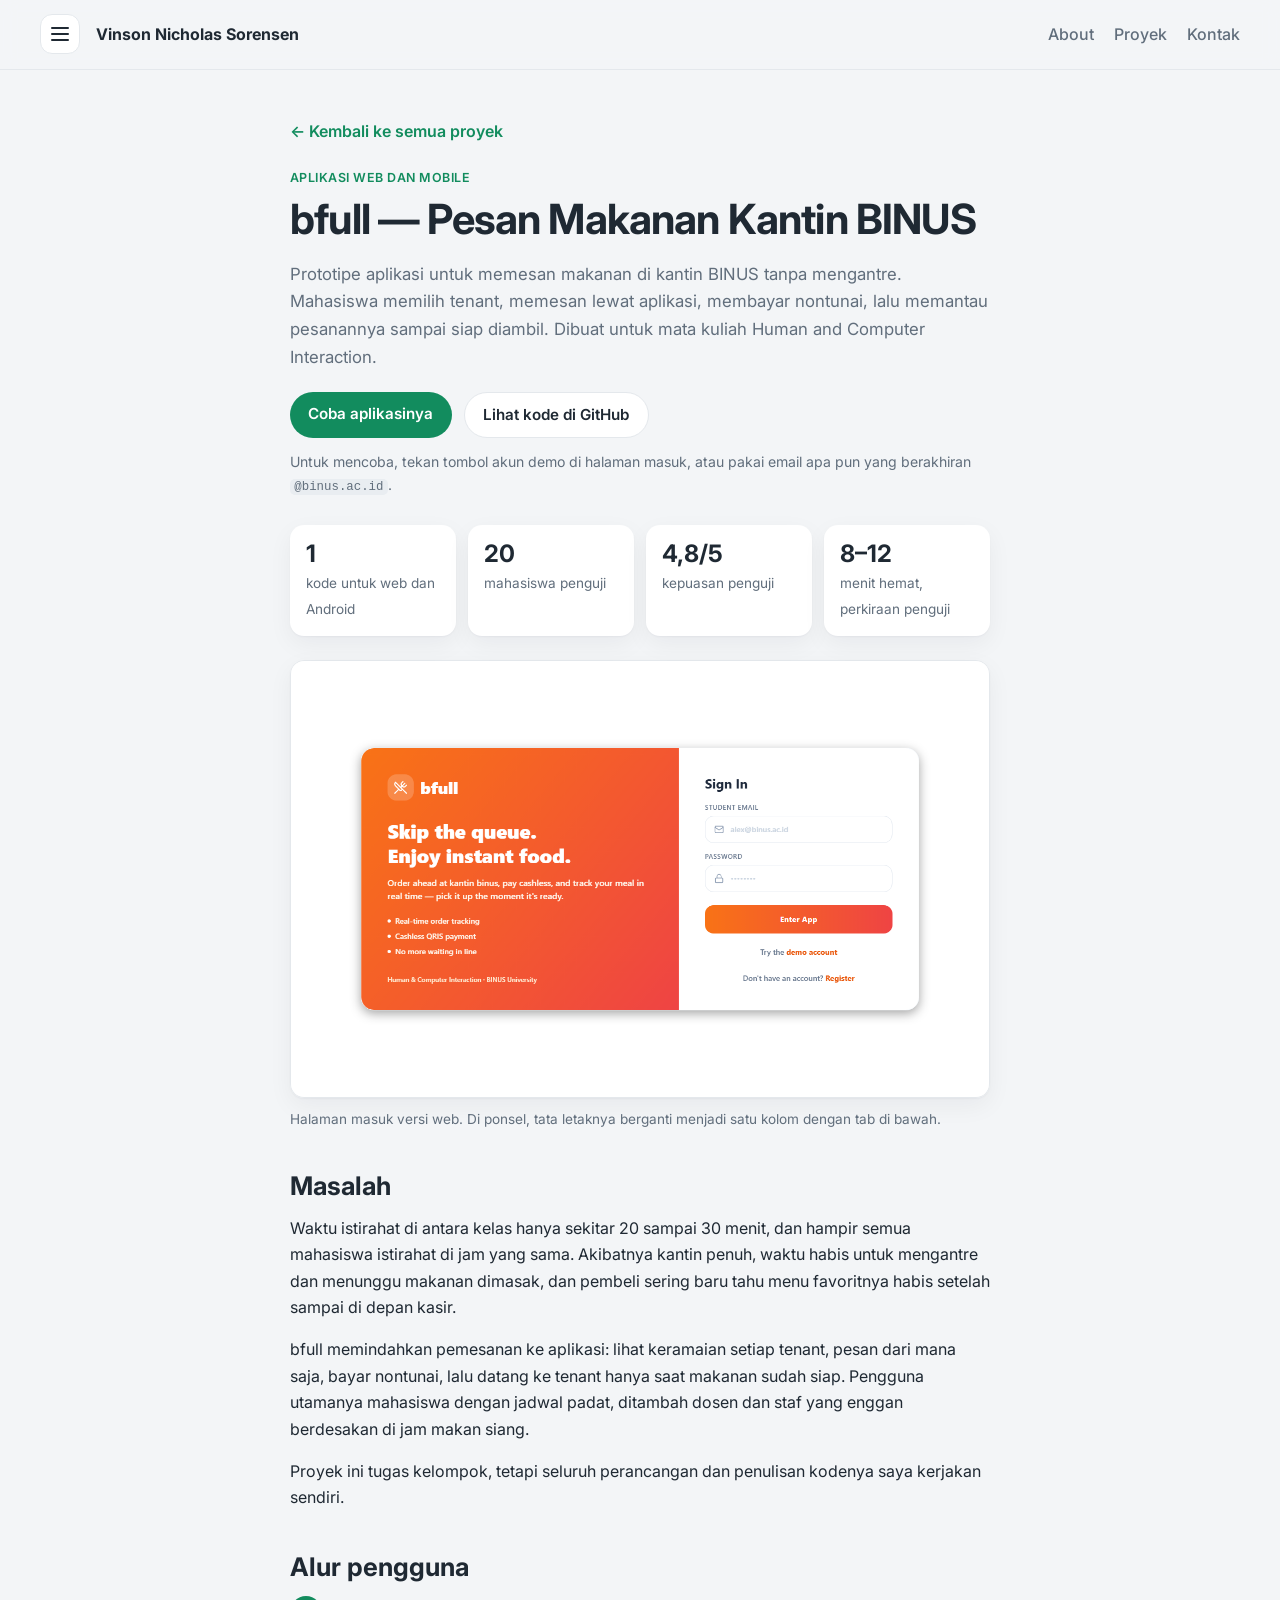
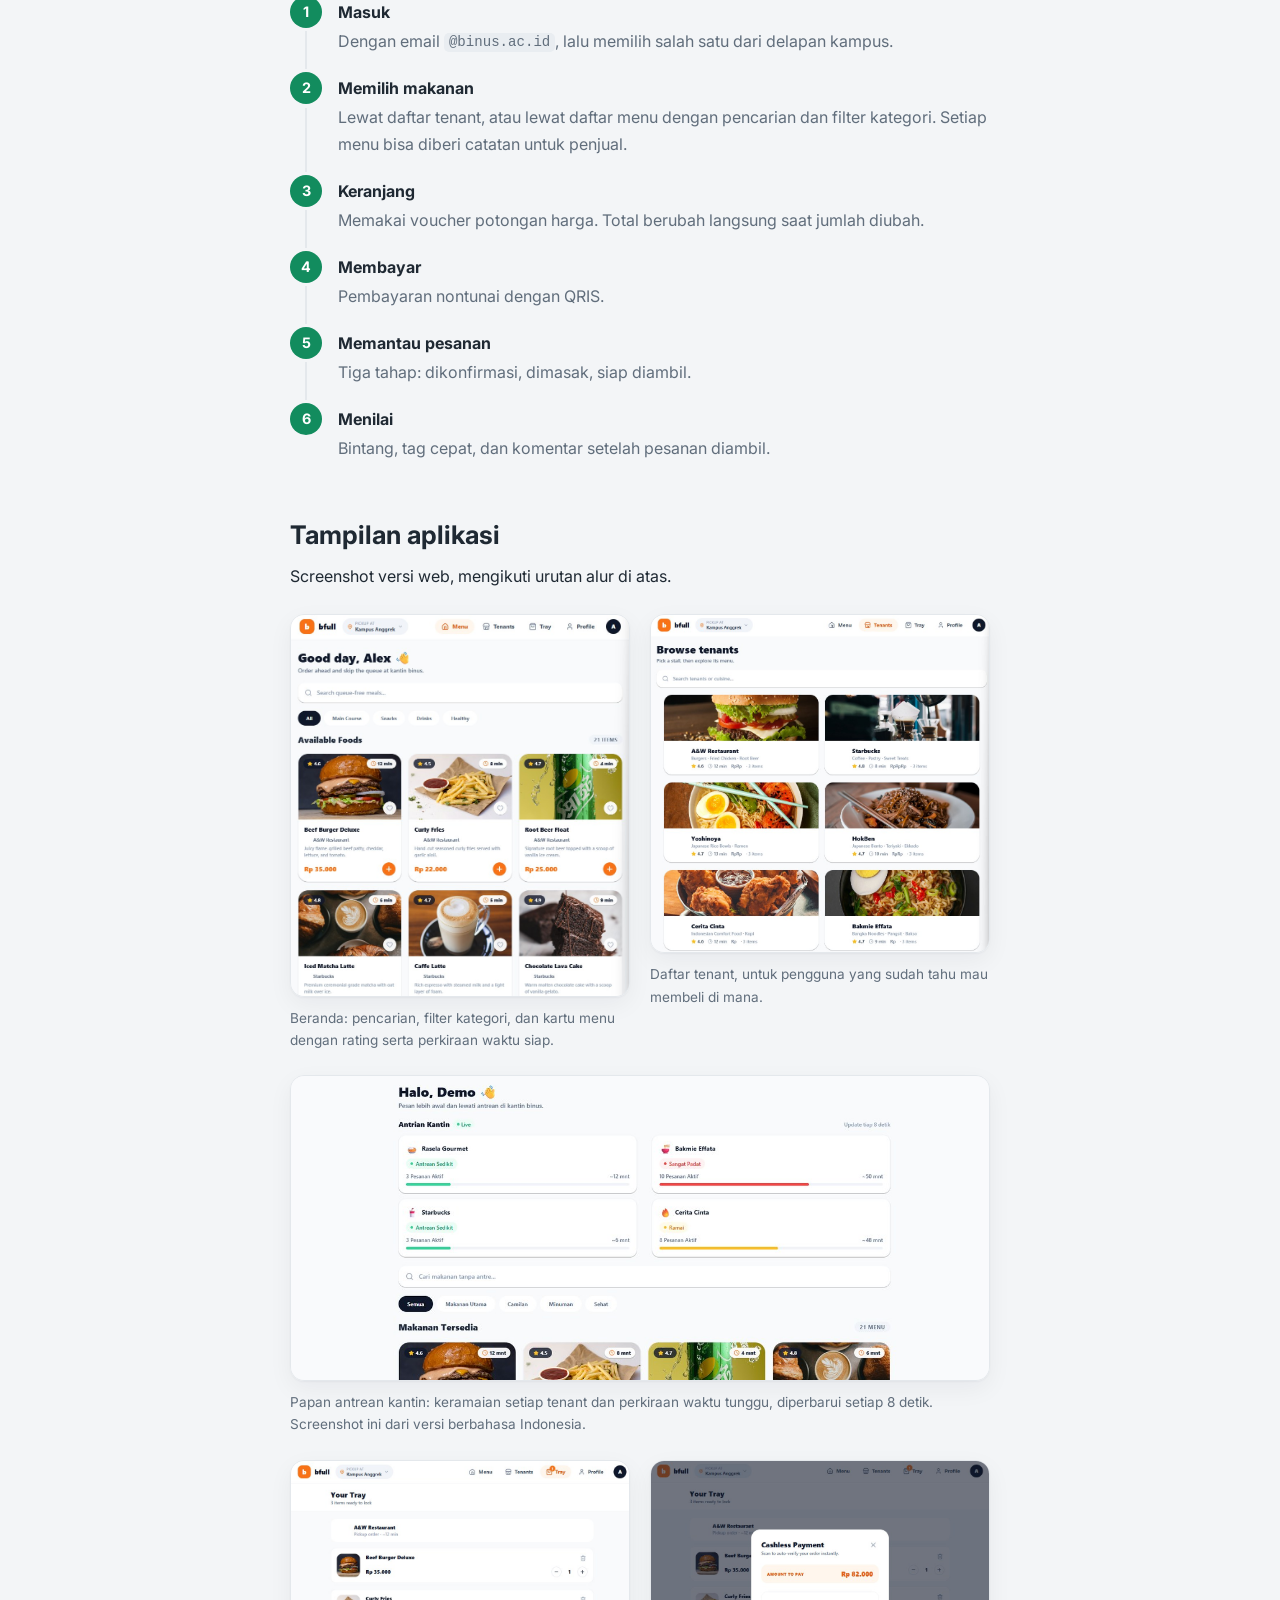
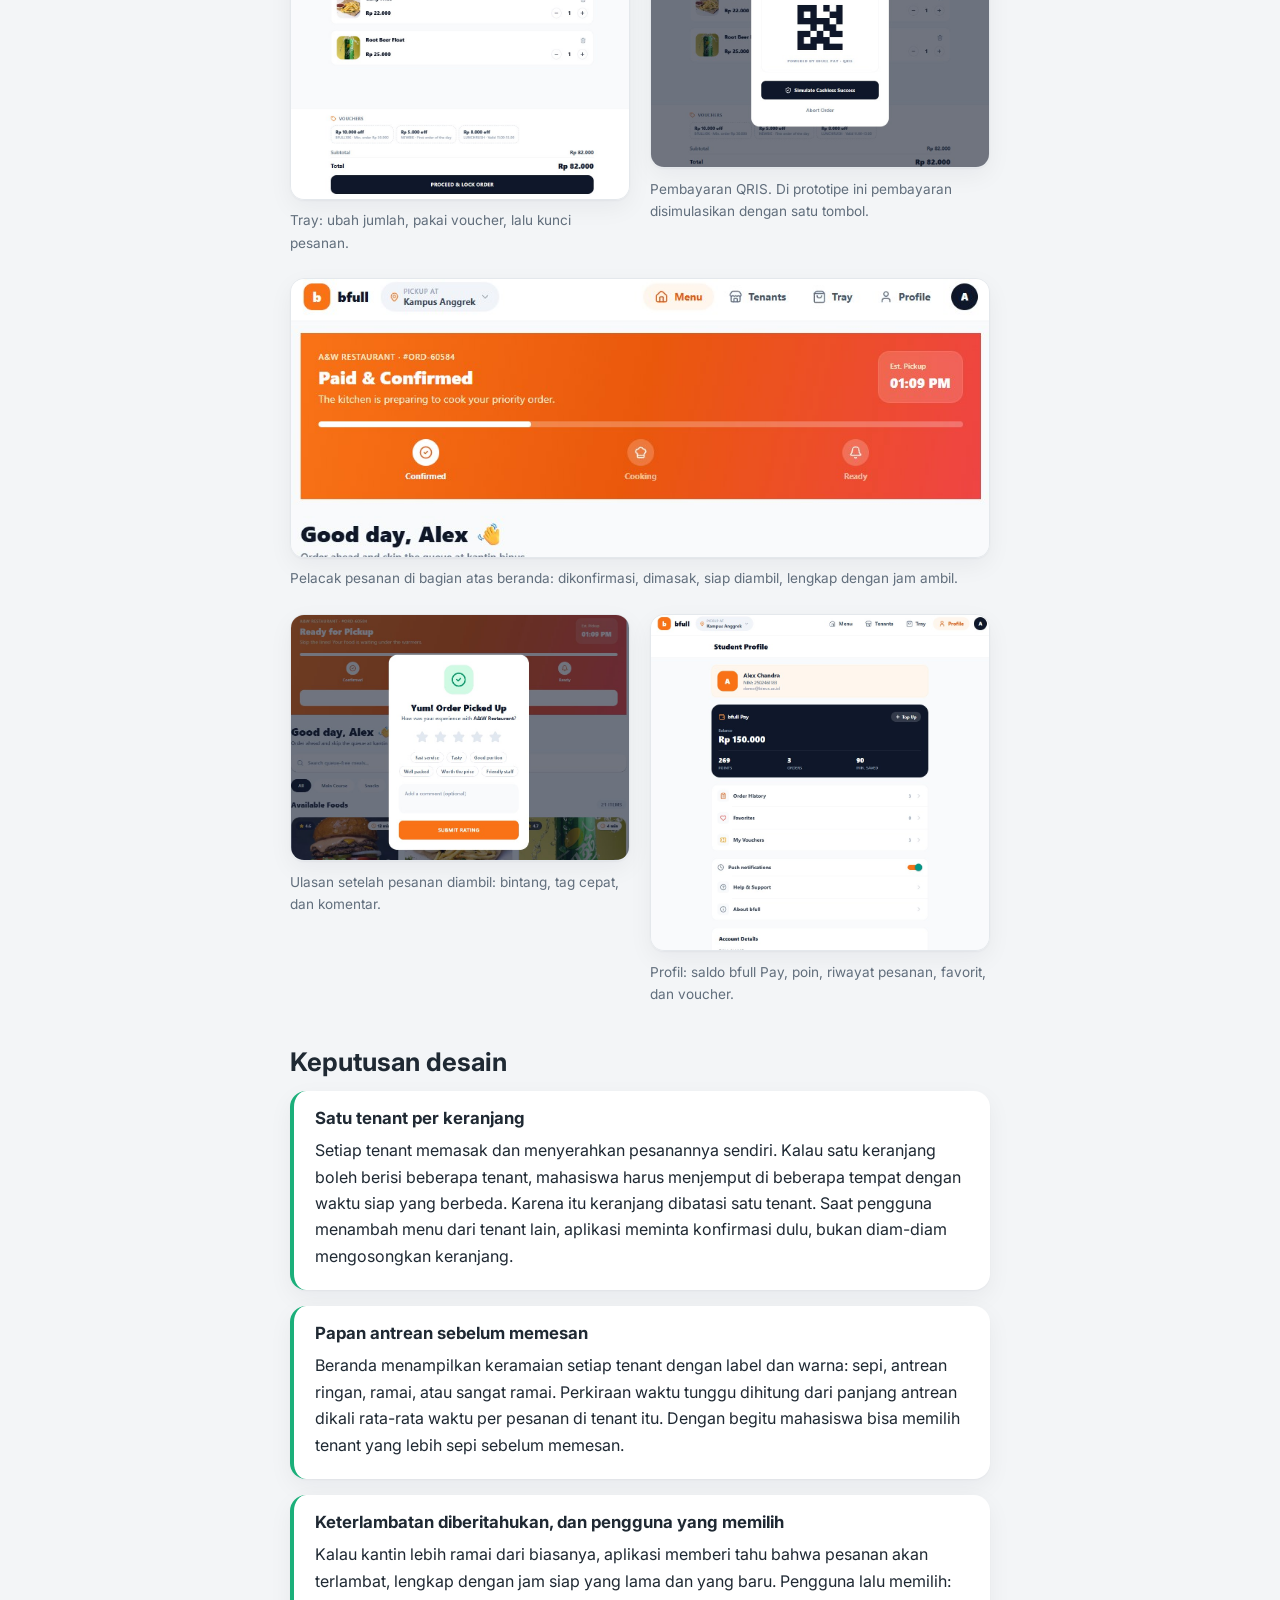
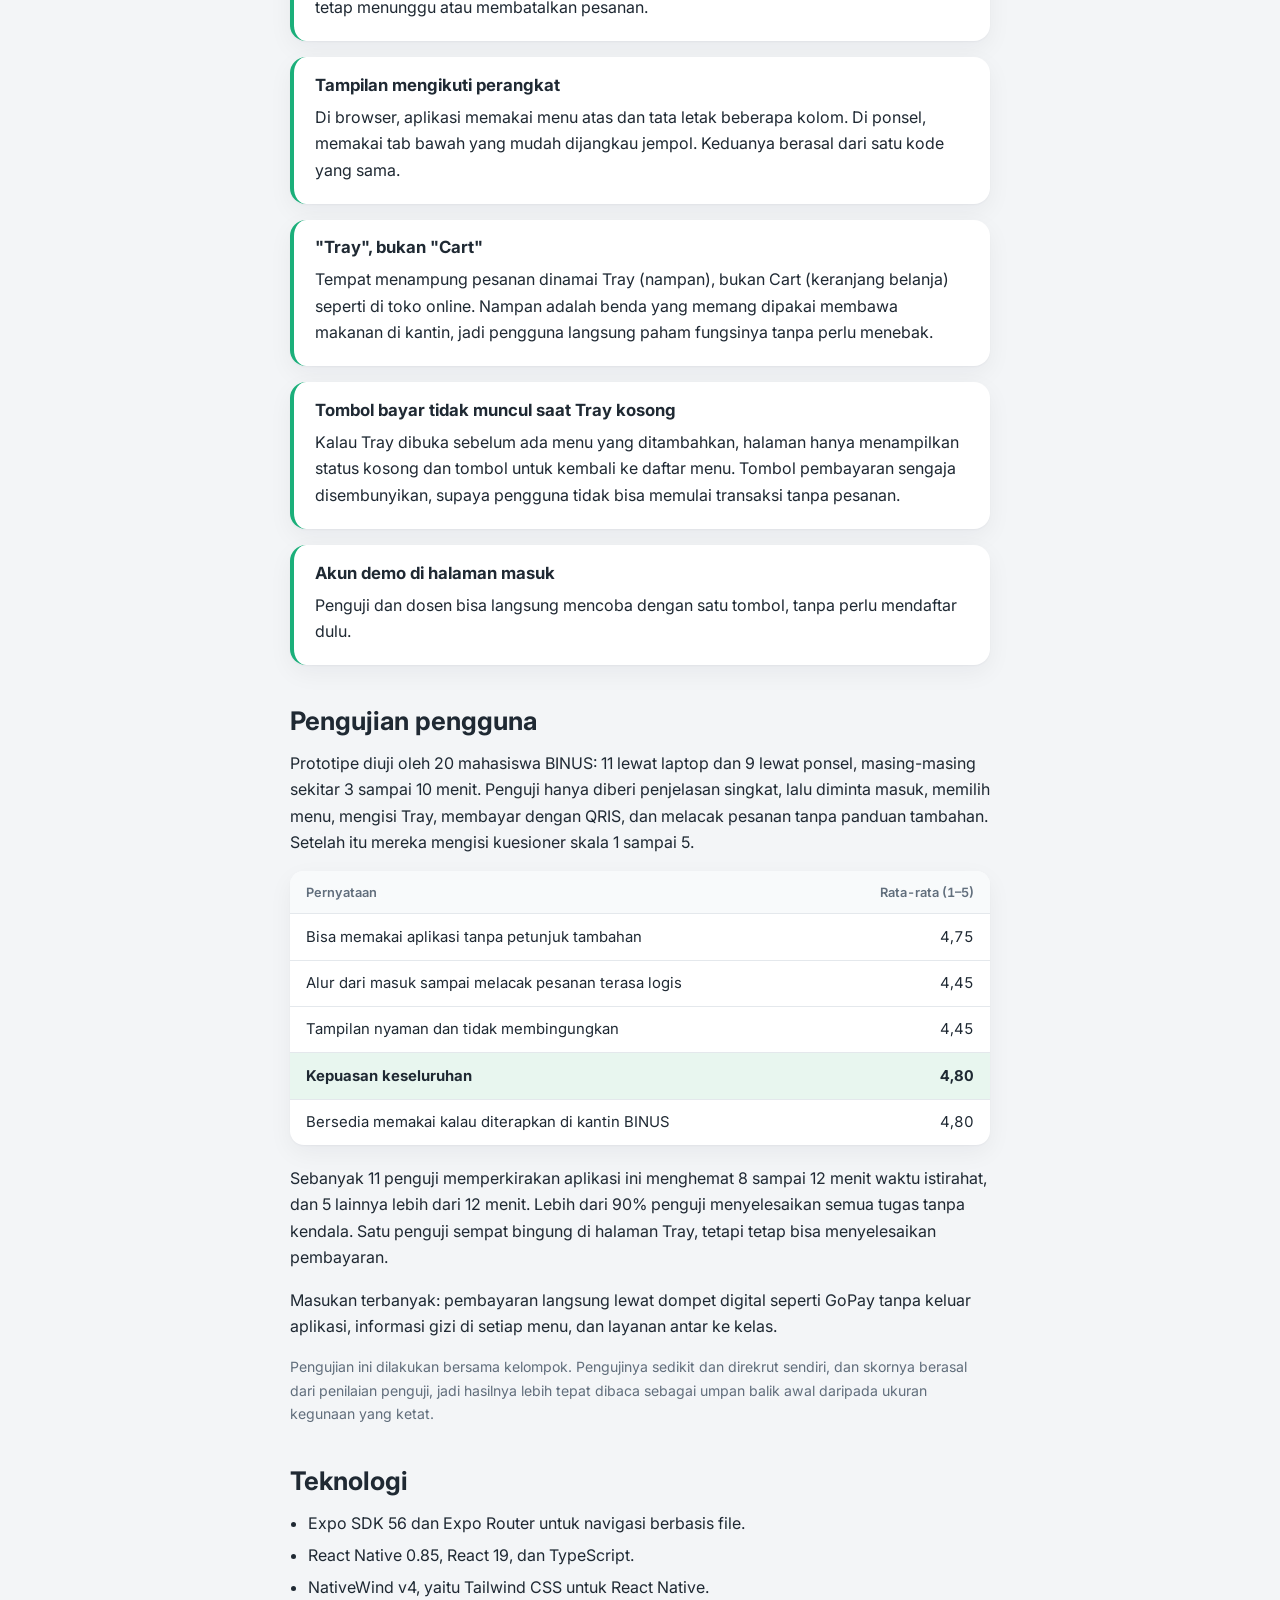
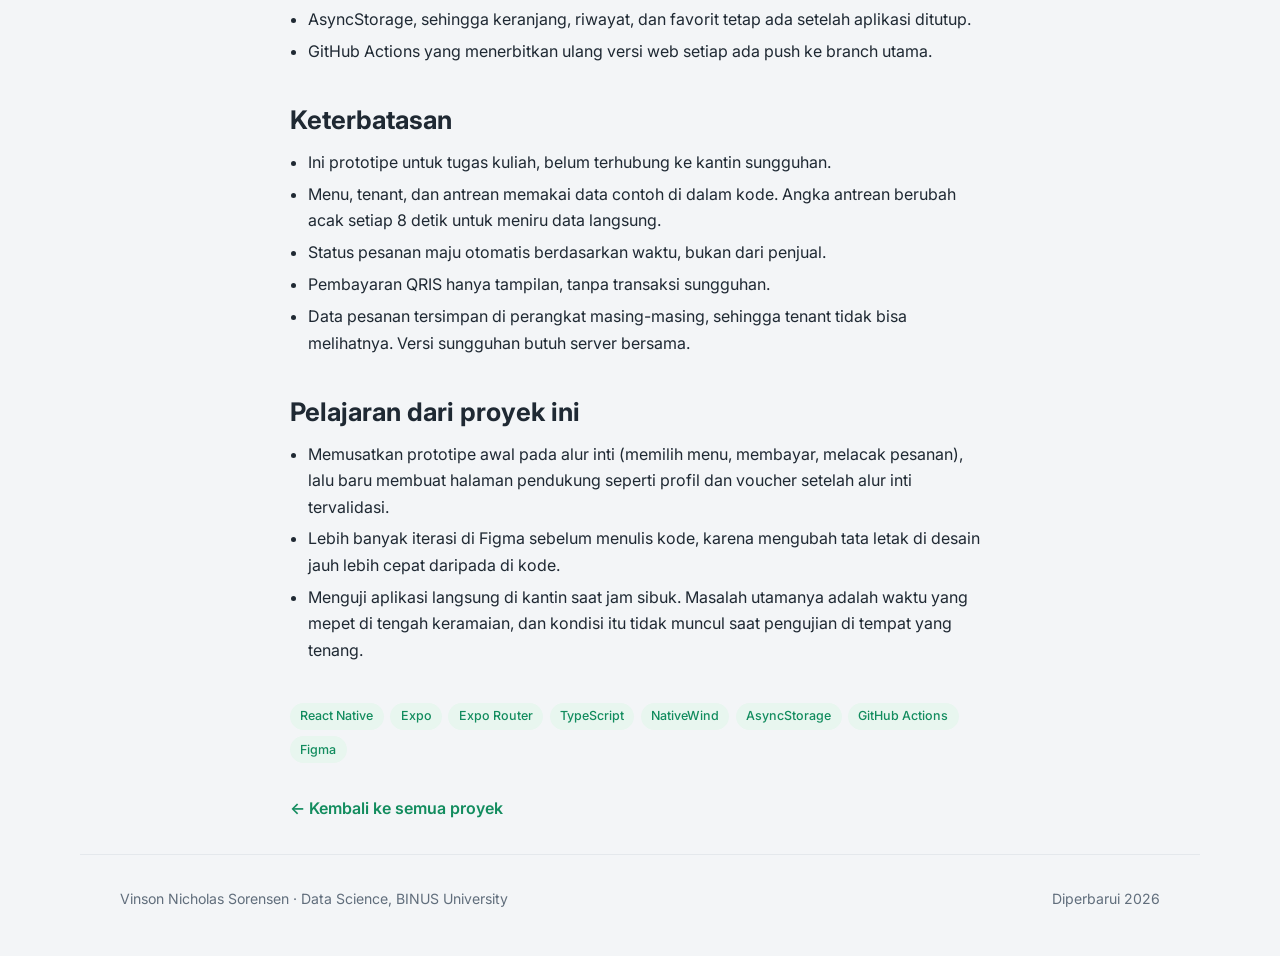
<file: proyek/bfull.html>
<!doctype html>
<html lang="id">
<head>
<meta charset="utf-8">
<meta name="viewport" content="width=device-width, initial-scale=1">
<title>bfull — Vinson Nicholas Sorensen</title>
<meta name="description" content="bfull, prototipe aplikasi pesan makanan kantin BINUS tanpa mengantre, untuk web dan Android. Dibuat dengan Expo dan React Native untuk mata kuliah Human and Computer Interaction.">
<link rel="preconnect" href="https://fonts.googleapis.com">
<link rel="preconnect" href="https://fonts.gstatic.com" crossorigin>
<link href="https://fonts.googleapis.com/css2?family=Inter:wght@400;500;600;700&display=swap" rel="stylesheet">
<link rel="stylesheet" href="../styles.css">
</head>
<body>

<a class="lewati" href="#konten">Lewati ke konten utama</a>

<header class="header">
  <a class="header-nama" href="../index.html">Vinson Nicholas Sorensen</a>
  <nav class="header-menu" aria-label="Menu utama">
    <a href="../index.html#about">About</a>
    <a href="../index.html#proyek">Proyek</a>
    <a href="../index.html#kontak">Kontak</a>
  </nav>
</header>

<main id="konten" class="detail">

  <a class="kembali" href="../index.html#proyek">← Kembali ke semua proyek</a>

  <p class="label-kecil">Aplikasi web dan mobile</p>
  <h1>bfull — Pesan Makanan Kantin BINUS</h1>
  <p class="paragraf-besar">
    Prototipe aplikasi untuk memesan makanan di kantin BINUS tanpa mengantre. Mahasiswa memilih tenant,
    memesan lewat aplikasi, membayar nontunai, lalu memantau pesanannya sampai siap diambil. Dibuat untuk
    mata kuliah Human and Computer Interaction.
  </p>

  <p class="detail-tautan">
    <a class="tombol tombol-utama" href="https://bfull-master.vercel.app/" target="_blank" rel="noopener">
      Coba aplikasinya
    </a>
    <a class="tombol tombol-garis" href="https://github.com/vinsonns24-lgtm/bfull-master" target="_blank" rel="noopener">
      Lihat kode di GitHub
    </a>
  </p>
  <p class="catatan-kecil">
    Untuk mencoba, tekan tombol akun demo di halaman masuk, atau pakai email apa pun yang berakhiran
    <code>@binus.ac.id</code>.
  </p>

  <ul class="angka-kunci">
    <li><strong>1</strong><span>kode untuk web dan Android</span></li>
    <li><strong>20</strong><span>mahasiswa penguji</span></li>
    <li><strong>4,8/5</strong><span>kepuasan penguji</span></li>
    <li><strong>8–12</strong><span>menit hemat, perkiraan penguji</span></li>
  </ul>

  <figure class="gambar">
    <img src="../assets/proyek/bfull-halaman-masuk.png" alt="Halaman masuk bfull versi web: panel oranye bertuliskan Skip the queue, Enjoy instant food, di samping formulir masuk dengan email mahasiswa." width="1280" height="800" loading="lazy">
    <figcaption>Halaman masuk versi web. Di ponsel, tata letaknya berganti menjadi satu kolom dengan tab di bawah.</figcaption>
  </figure>

  <!-- ------------------------------------------------------------ masalah -->
  <section class="detail-bagian">
    <h2>Masalah</h2>
    <p>
      Waktu istirahat di antara kelas hanya sekitar 20 sampai 30 menit, dan hampir semua mahasiswa
      istirahat di jam yang sama. Akibatnya kantin penuh, waktu habis untuk mengantre dan menunggu
      makanan dimasak, dan pembeli sering baru tahu menu favoritnya habis setelah sampai di depan kasir.
    </p>
    <p>
      bfull memindahkan pemesanan ke aplikasi: lihat keramaian setiap tenant, pesan dari mana saja,
      bayar nontunai, lalu datang ke tenant hanya saat makanan sudah siap. Pengguna utamanya mahasiswa
      dengan jadwal padat, ditambah dosen dan staf yang enggan berdesakan di jam makan siang.
    </p>
    <p>
      Proyek ini tugas kelompok, tetapi seluruh perancangan dan penulisan kodenya saya kerjakan sendiri.
    </p>
  </section>

  <!-- ------------------------------------------------------------ alur -->
  <section class="detail-bagian">
    <h2>Alur pengguna</h2>
    <ol class="alur">
      <li><strong>Masuk</strong><span>Dengan email <code>@binus.ac.id</code>, lalu memilih salah satu dari delapan kampus.</span></li>
      <li><strong>Memilih makanan</strong><span>Lewat daftar tenant, atau lewat daftar menu dengan pencarian dan filter kategori. Setiap menu bisa diberi catatan untuk penjual.</span></li>
      <li><strong>Keranjang</strong><span>Memakai voucher potongan harga. Total berubah langsung saat jumlah diubah.</span></li>
      <li><strong>Membayar</strong><span>Pembayaran nontunai dengan QRIS.</span></li>
      <li><strong>Memantau pesanan</strong><span>Tiga tahap: dikonfirmasi, dimasak, siap diambil.</span></li>
      <li><strong>Menilai</strong><span>Bintang, tag cepat, dan komentar setelah pesanan diambil.</span></li>
    </ol>
  </section>

  <!-- ------------------------------------------------------------ tampilan -->
  <section class="detail-bagian">
    <h2>Tampilan aplikasi</h2>
    <p>Screenshot versi web, mengikuti urutan alur di atas.</p>

    <div class="galeri">
      <figure class="gambar">
        <img src="../assets/proyek/bfull-menu.jpg" alt="Beranda bfull: sapaan Good day, Alex, kotak pencarian, tombol kategori All, Main Course, Snacks, Drinks, dan Healthy, serta kartu menu berisi foto, rating, perkiraan waktu siap, harga, dan tombol tambah berwarna oranye." width="822" height="927" loading="lazy">
        <figcaption>Beranda: pencarian, filter kategori, dan kartu menu dengan rating serta perkiraan waktu siap.</figcaption>
      </figure>
      <figure class="gambar">
        <img src="../assets/proyek/bfull-tenant.jpg" alt="Halaman Browse tenants berisi kartu A&amp;W Restaurant, Starbucks, Yoshinoya, HokBen, Cerita Cinta, dan Bakmie Effata, masing-masing dengan rating, perkiraan waktu, dan kisaran harga." width="939" height="938" loading="lazy">
        <figcaption>Daftar tenant, untuk pengguna yang sudah tahu mau membeli di mana.</figcaption>
      </figure>
    </div>

    <figure class="gambar">
      <img src="../assets/proyek/bfull-antrean.jpg" alt="Papan antrean kantin berlabel Live: Rasela Gourmet dan Starbucks berstatus Antrean Sedikit, Cerita Cinta Ramai, dan Bakmie Effata Sangat Padat dengan 10 pesanan aktif dan perkiraan 50 menit." width="1200" height="522" loading="lazy">
      <figcaption>Papan antrean kantin: keramaian setiap tenant dan perkiraan waktu tunggu, diperbarui setiap 8 detik. Screenshot ini dari versi berbahasa Indonesia.</figcaption>
    </figure>

    <div class="galeri">
      <figure class="gambar">
        <img src="../assets/proyek/bfull-tray.jpg" alt="Halaman Your Tray berisi tiga menu dari A&amp;W Restaurant dengan tombol ubah jumlah dan hapus, pilihan voucher, subtotal dan total Rp 82.000, serta tombol Proceed &amp; Lock Order." width="936" height="936" loading="lazy">
        <figcaption>Tray: ubah jumlah, pakai voucher, lalu kunci pesanan.</figcaption>
      </figure>
      <figure class="gambar">
        <img src="../assets/proyek/bfull-bayar.jpg" alt="Jendela Cashless Payment di atas halaman Tray, menampilkan total Rp 82.000, kode QR bertuliskan Powered by bfull Pay QRIS, tombol Simulate Cashless Success, dan pilihan Abort Order." width="944" height="857" loading="lazy">
        <figcaption>Pembayaran QRIS. Di prototipe ini pembayaran disimulasikan dengan satu tombol.</figcaption>
      </figure>
    </div>

    <figure class="gambar">
      <img src="../assets/proyek/bfull-lacak.jpg" alt="Banner oranye pelacak pesanan A&amp;W Restaurant bertuliskan Paid &amp; Confirmed, dengan perkiraan waktu ambil 01:09 PM dan tiga tahap: Confirmed, Cooking, Ready." width="942" height="375" loading="lazy">
      <figcaption>Pelacak pesanan di bagian atas beranda: dikonfirmasi, dimasak, siap diambil, lengkap dengan jam ambil.</figcaption>
    </figure>

    <div class="galeri">
      <figure class="gambar">
        <img src="../assets/proyek/bfull-ulasan.jpg" alt="Jendela Yum! Order Picked Up dengan lima bintang kosong, tag cepat seperti Fast service, Tasty, dan Worth the price, kolom komentar, serta tombol Submit Rating berwarna oranye." width="925" height="671" loading="lazy">
        <figcaption>Ulasan setelah pesanan diambil: bintang, tag cepat, dan komentar.</figcaption>
      </figure>
      <figure class="gambar">
        <img src="../assets/proyek/bfull-profil.jpg" alt="Halaman Student Profile berisi nama Alex Chandra, kartu bfull Pay dengan saldo Rp 150.000, 269 poin, 3 pesanan, dan 90 menit dihemat, serta menu Order History, Favorites, dan My Vouchers." width="935" height="928" loading="lazy">
        <figcaption>Profil: saldo bfull Pay, poin, riwayat pesanan, favorit, dan voucher.</figcaption>
      </figure>
    </div>
  </section>

  <!-- ------------------------------------------------------------ keputusan -->
  <section class="detail-bagian">
    <h2>Keputusan desain</h2>

    <div class="keputusan">
      <h3>Satu tenant per keranjang</h3>
      <p>
        Setiap tenant memasak dan menyerahkan pesanannya sendiri. Kalau satu keranjang boleh berisi
        beberapa tenant, mahasiswa harus menjemput di beberapa tempat dengan waktu siap yang berbeda.
        Karena itu keranjang dibatasi satu tenant. Saat pengguna menambah menu dari tenant lain, aplikasi
        meminta konfirmasi dulu, bukan diam-diam mengosongkan keranjang.
      </p>
    </div>

    <div class="keputusan">
      <h3>Papan antrean sebelum memesan</h3>
      <p>
        Beranda menampilkan keramaian setiap tenant dengan label dan warna: sepi, antrean ringan, ramai,
        atau sangat ramai. Perkiraan waktu tunggu dihitung dari panjang antrean dikali rata-rata waktu per
        pesanan di tenant itu. Dengan begitu mahasiswa bisa memilih tenant yang lebih sepi sebelum memesan.
      </p>
    </div>

    <div class="keputusan">
      <h3>Keterlambatan diberitahukan, dan pengguna yang memilih</h3>
      <p>
        Kalau kantin lebih ramai dari biasanya, aplikasi memberi tahu bahwa pesanan akan terlambat, lengkap
        dengan jam siap yang lama dan yang baru. Pengguna lalu memilih: tetap menunggu atau membatalkan pesanan.
      </p>
    </div>

    <div class="keputusan">
      <h3>Tampilan mengikuti perangkat</h3>
      <p>
        Di browser, aplikasi memakai menu atas dan tata letak beberapa kolom. Di ponsel, memakai tab bawah
        yang mudah dijangkau jempol. Keduanya berasal dari satu kode yang sama.
      </p>
    </div>

    <div class="keputusan">
      <h3>"Tray", bukan "Cart"</h3>
      <p>
        Tempat menampung pesanan dinamai Tray (nampan), bukan Cart (keranjang belanja) seperti di toko
        online. Nampan adalah benda yang memang dipakai membawa makanan di kantin, jadi pengguna langsung
        paham fungsinya tanpa perlu menebak.
      </p>
    </div>

    <div class="keputusan">
      <h3>Tombol bayar tidak muncul saat Tray kosong</h3>
      <p>
        Kalau Tray dibuka sebelum ada menu yang ditambahkan, halaman hanya menampilkan status kosong dan
        tombol untuk kembali ke daftar menu. Tombol pembayaran sengaja disembunyikan, supaya pengguna tidak
        bisa memulai transaksi tanpa pesanan.
      </p>
    </div>

    <div class="keputusan">
      <h3>Akun demo di halaman masuk</h3>
      <p>
        Penguji dan dosen bisa langsung mencoba dengan satu tombol, tanpa perlu mendaftar dulu.
      </p>
    </div>
  </section>

  <!-- ------------------------------------------------------------ pengujian -->
  <section class="detail-bagian">
    <h2>Pengujian pengguna</h2>
    <p>
      Prototipe diuji oleh 20 mahasiswa BINUS: 11 lewat laptop dan 9 lewat ponsel, masing-masing sekitar
      3 sampai 10 menit. Penguji hanya diberi penjelasan singkat, lalu diminta masuk, memilih menu,
      mengisi Tray, membayar dengan QRIS, dan melacak pesanan tanpa panduan tambahan. Setelah itu mereka
      mengisi kuesioner skala 1 sampai 5.
    </p>
    <div class="tabel-bungkus">
      <table>
        <thead>
          <tr><th>Pernyataan</th><th class="angka">Rata-rata (1–5)</th></tr>
        </thead>
        <tbody>
          <tr><td>Bisa memakai aplikasi tanpa petunjuk tambahan</td><td class="angka">4,75</td></tr>
          <tr><td>Alur dari masuk sampai melacak pesanan terasa logis</td><td class="angka">4,45</td></tr>
          <tr><td>Tampilan nyaman dan tidak membingungkan</td><td class="angka">4,45</td></tr>
          <tr class="baris-utama"><td>Kepuasan keseluruhan</td><td class="angka">4,80</td></tr>
          <tr><td>Bersedia memakai kalau diterapkan di kantin BINUS</td><td class="angka">4,80</td></tr>
        </tbody>
      </table>
    </div>
    <p>
      Sebanyak 11 penguji memperkirakan aplikasi ini menghemat 8 sampai 12 menit waktu istirahat, dan
      5 lainnya lebih dari 12 menit. Lebih dari 90% penguji menyelesaikan semua tugas tanpa kendala.
      Satu penguji sempat bingung di halaman Tray, tetapi tetap bisa menyelesaikan pembayaran.
    </p>
    <p>
      Masukan terbanyak: pembayaran langsung lewat dompet digital seperti GoPay tanpa keluar aplikasi,
      informasi gizi di setiap menu, dan layanan antar ke kelas.
    </p>
    <p class="catatan-kecil">
      Pengujian ini dilakukan bersama kelompok. Pengujinya sedikit dan direkrut sendiri, dan skornya berasal
      dari penilaian penguji, jadi hasilnya lebih tepat dibaca sebagai umpan balik awal daripada ukuran
      kegunaan yang ketat.
    </p>
  </section>

  <!-- ------------------------------------------------------------ teknologi -->
  <section class="detail-bagian">
    <h2>Teknologi</h2>
    <ul class="poin">
      <li>Expo SDK 56 dan Expo Router untuk navigasi berbasis file.</li>
      <li>React Native 0.85, React 19, dan TypeScript.</li>
      <li>NativeWind v4, yaitu Tailwind CSS untuk React Native.</li>
      <li>AsyncStorage, sehingga keranjang, riwayat, dan favorit tetap ada setelah aplikasi ditutup.</li>
      <li>GitHub Actions yang menerbitkan ulang versi web setiap ada push ke branch utama.</li>
    </ul>
  </section>

  <!-- ------------------------------------------------------------ keterbatasan -->
  <section class="detail-bagian">
    <h2>Keterbatasan</h2>
    <ul class="poin">
      <li>Ini prototipe untuk tugas kuliah, belum terhubung ke kantin sungguhan.</li>
      <li>Menu, tenant, dan antrean memakai data contoh di dalam kode. Angka antrean berubah acak setiap 8 detik untuk meniru data langsung.</li>
      <li>Status pesanan maju otomatis berdasarkan waktu, bukan dari penjual.</li>
      <li>Pembayaran QRIS hanya tampilan, tanpa transaksi sungguhan.</li>
      <li>Data pesanan tersimpan di perangkat masing-masing, sehingga tenant tidak bisa melihatnya. Versi sungguhan butuh server bersama.</li>
    </ul>
  </section>

  <!-- ------------------------------------------------------------ pelajaran -->
  <section class="detail-bagian">
    <h2>Pelajaran dari proyek ini</h2>
    <ul class="poin">
      <li>Memusatkan prototipe awal pada alur inti (memilih menu, membayar, melacak pesanan), lalu baru membuat halaman pendukung seperti profil dan voucher setelah alur inti tervalidasi.</li>
      <li>Lebih banyak iterasi di Figma sebelum menulis kode, karena mengubah tata letak di desain jauh lebih cepat daripada di kode.</li>
      <li>Menguji aplikasi langsung di kantin saat jam sibuk. Masalah utamanya adalah waktu yang mepet di tengah keramaian, dan kondisi itu tidak muncul saat pengujian di tempat yang tenang.</li>
    </ul>
  </section>

  <ul class="tag detail-tag">
    <li>React Native</li><li>Expo</li><li>Expo Router</li><li>TypeScript</li><li>NativeWind</li><li>AsyncStorage</li><li>GitHub Actions</li><li>Figma</li>
  </ul>

  <a class="kembali" href="../index.html#proyek">← Kembali ke semua proyek</a>

</main>

<footer class="footer">
  <p>Vinson Nicholas Sorensen · Data Science, BINUS University</p>
  <p>Diperbarui <span id="tahun">2026</span></p>
</footer>

<script src="../script.js"></script>
</body>
</html>
</file>
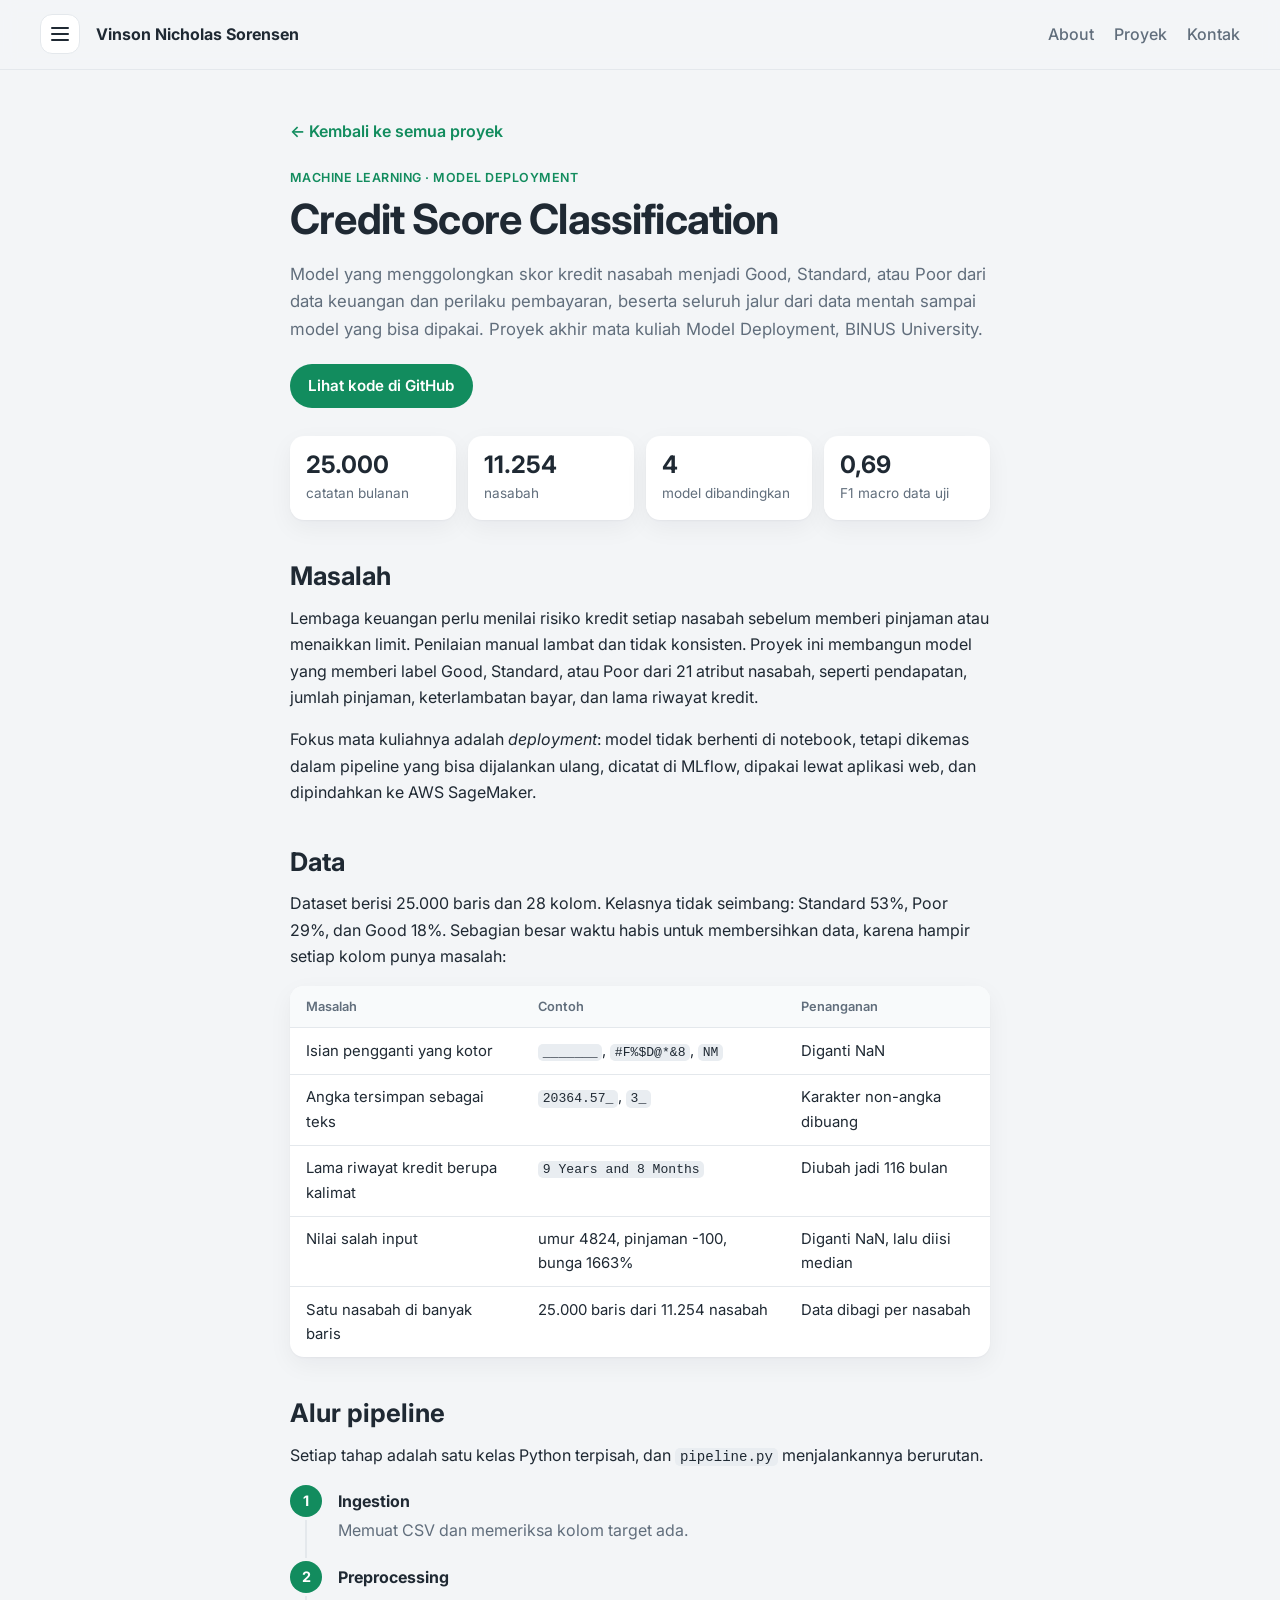
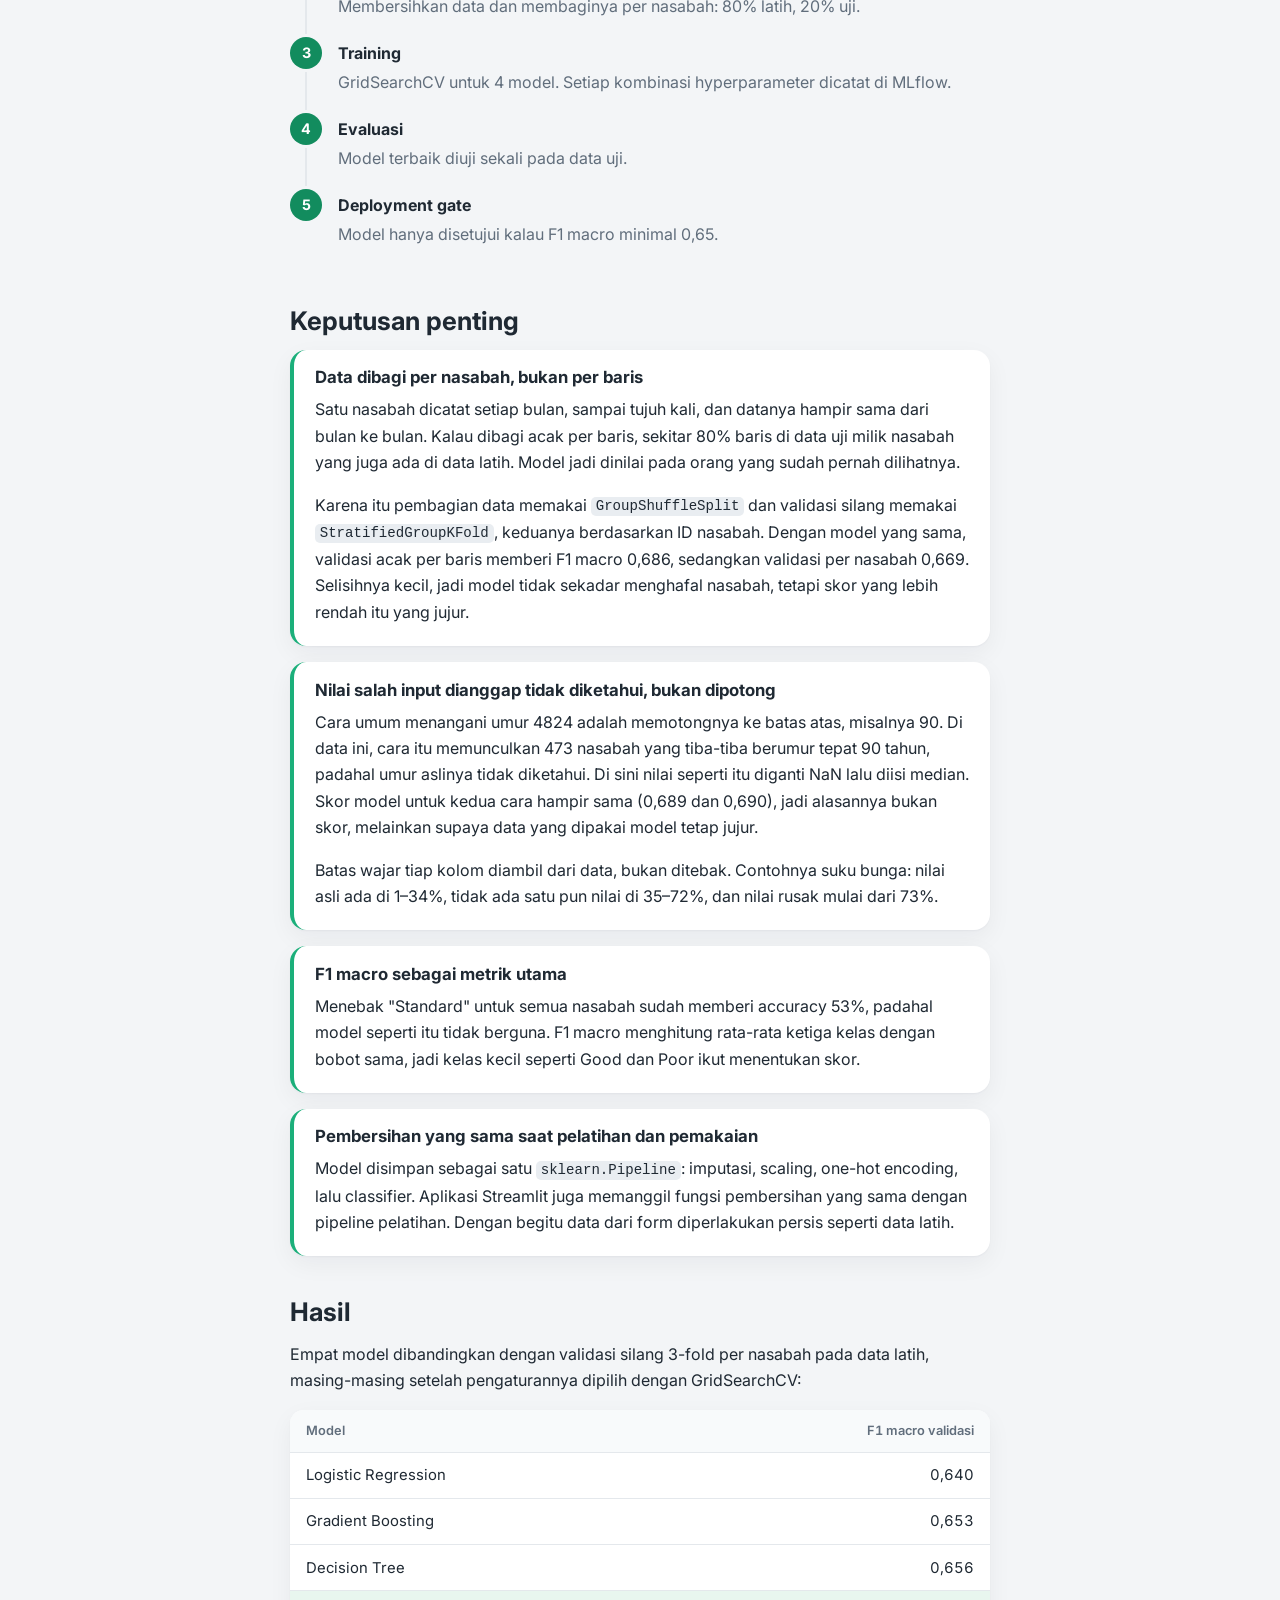
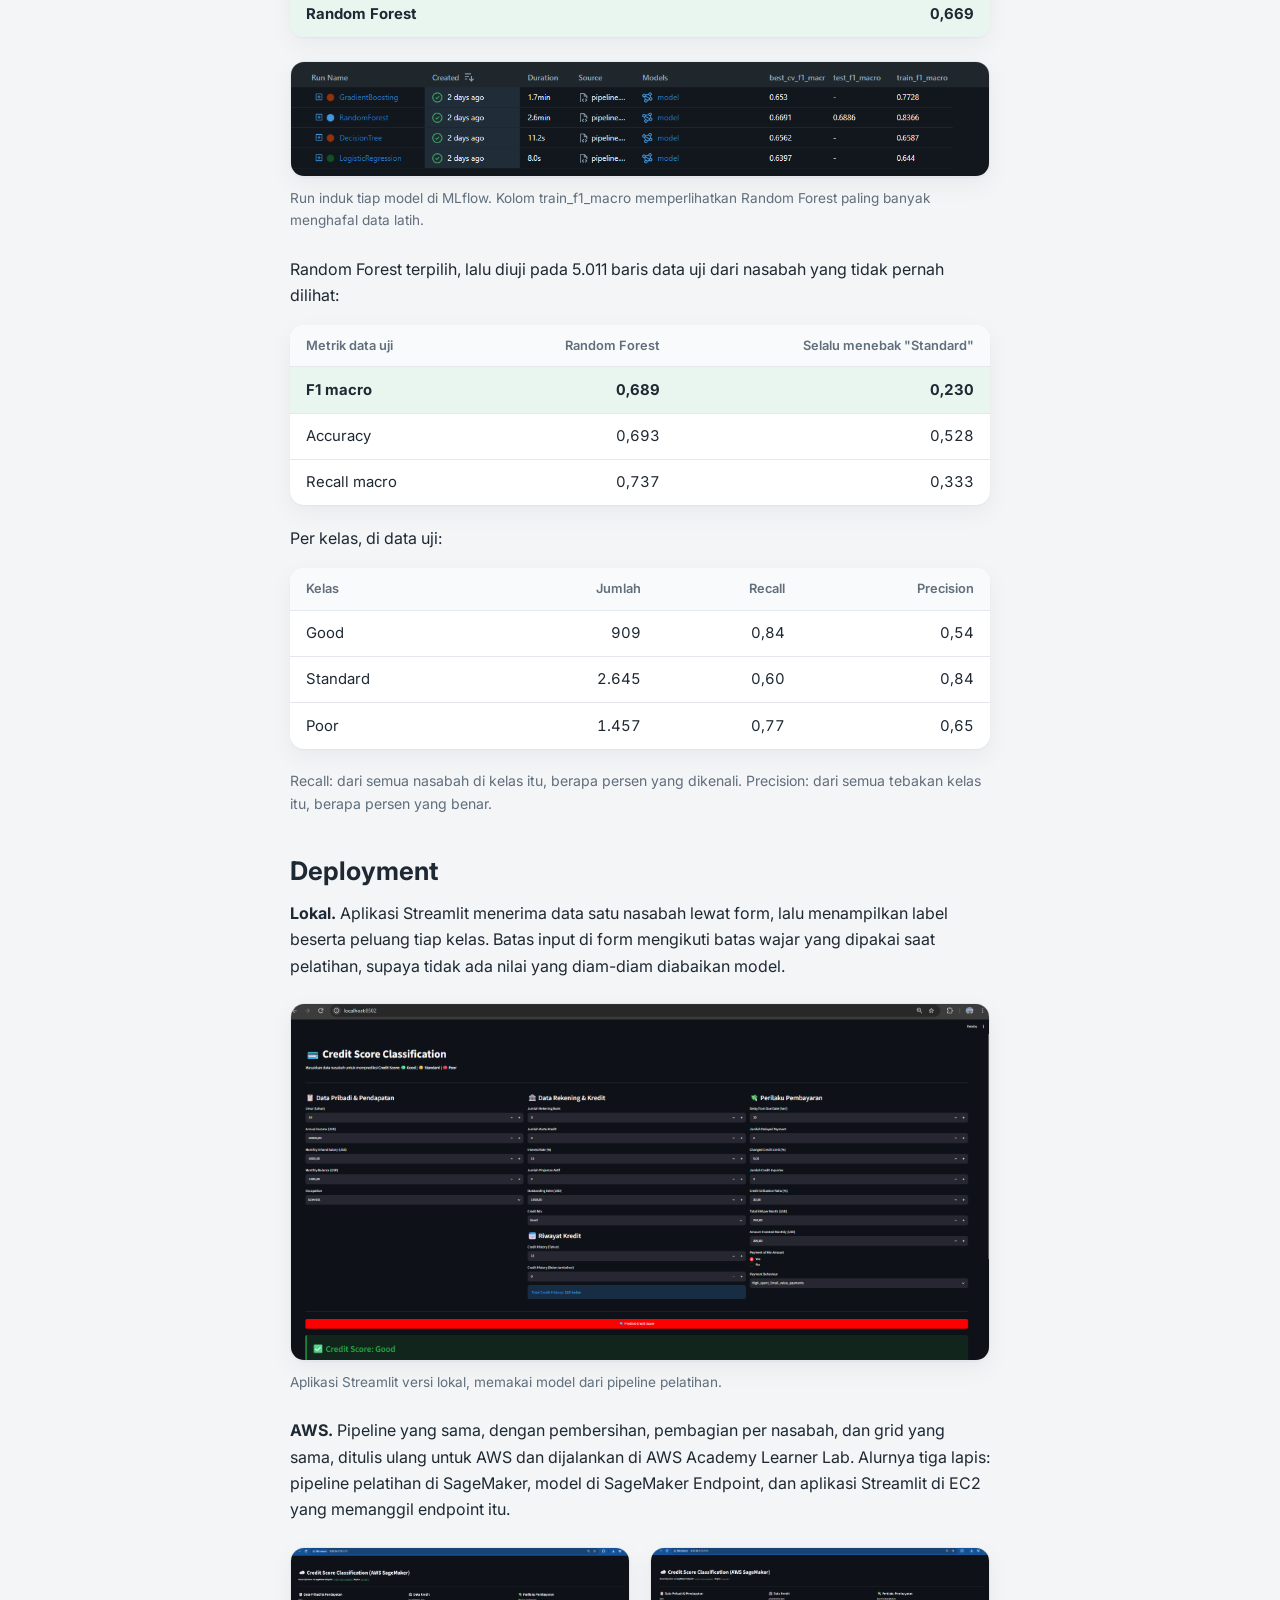
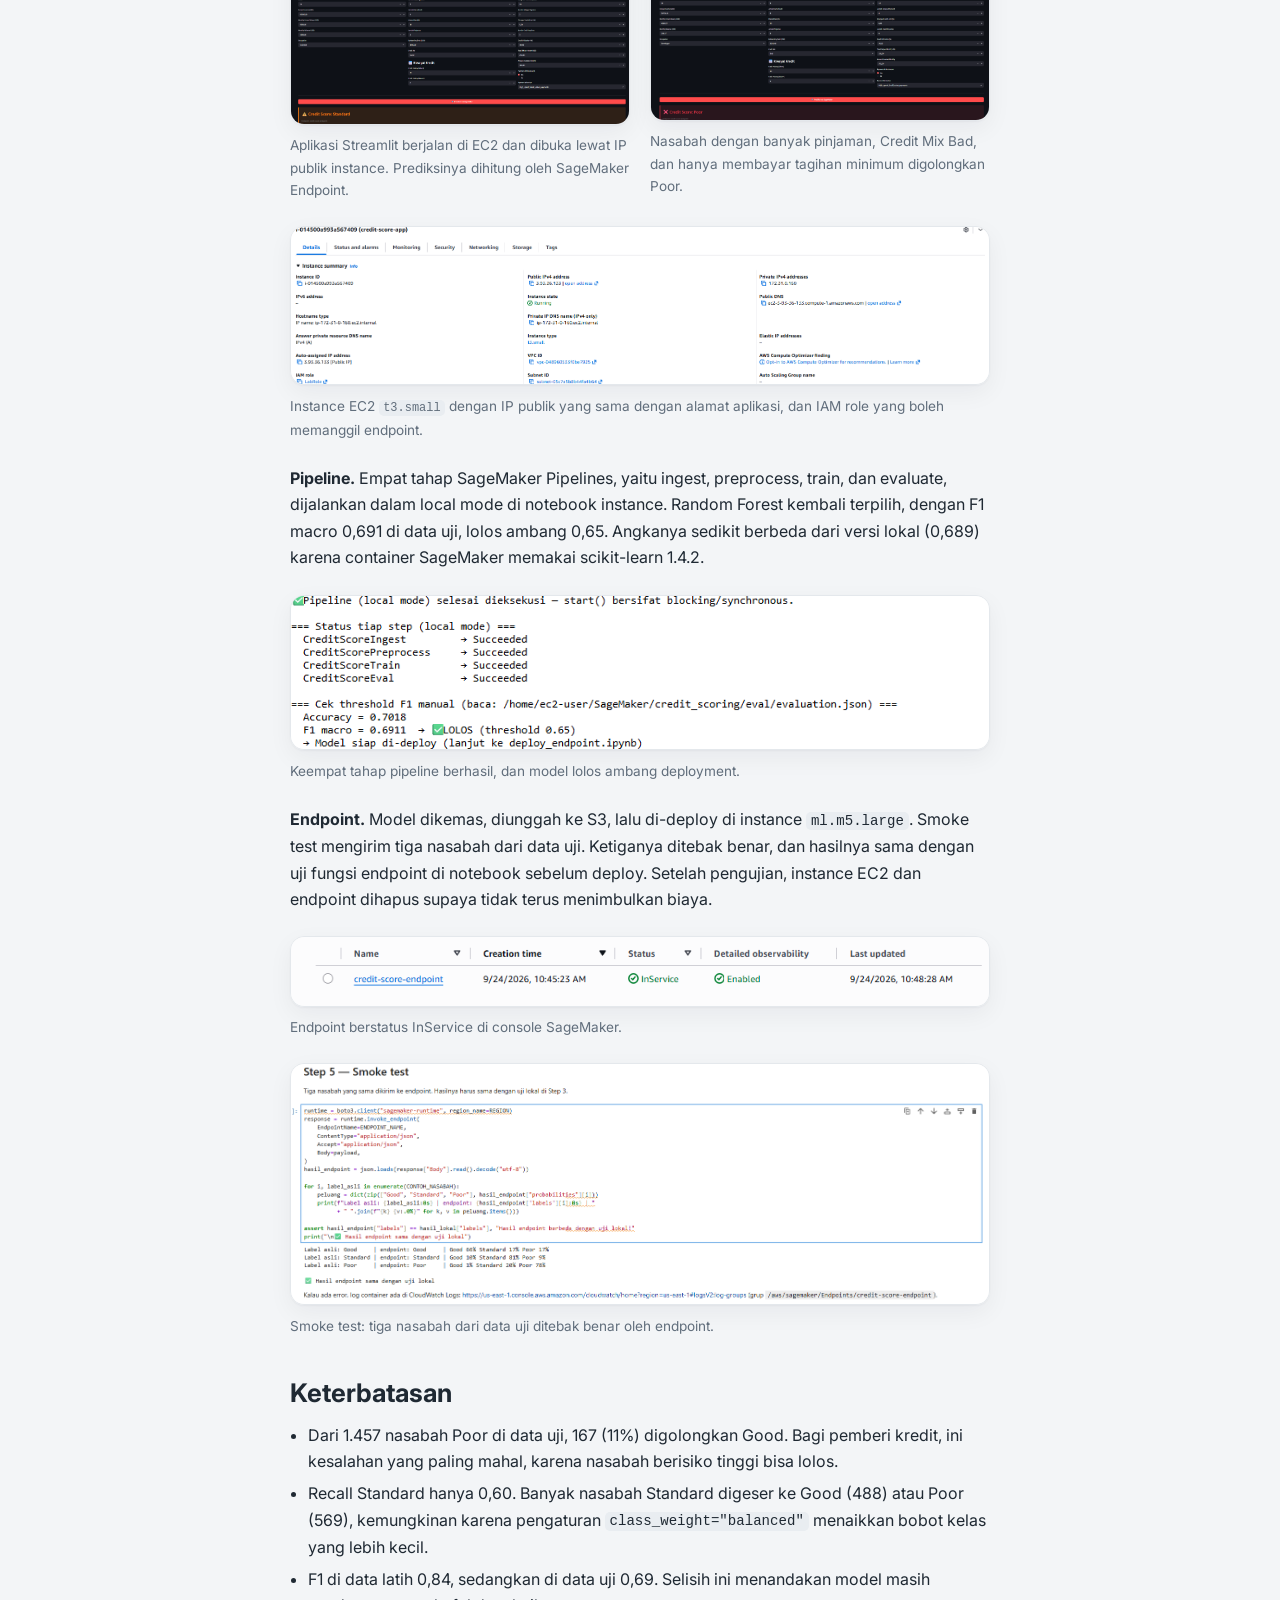
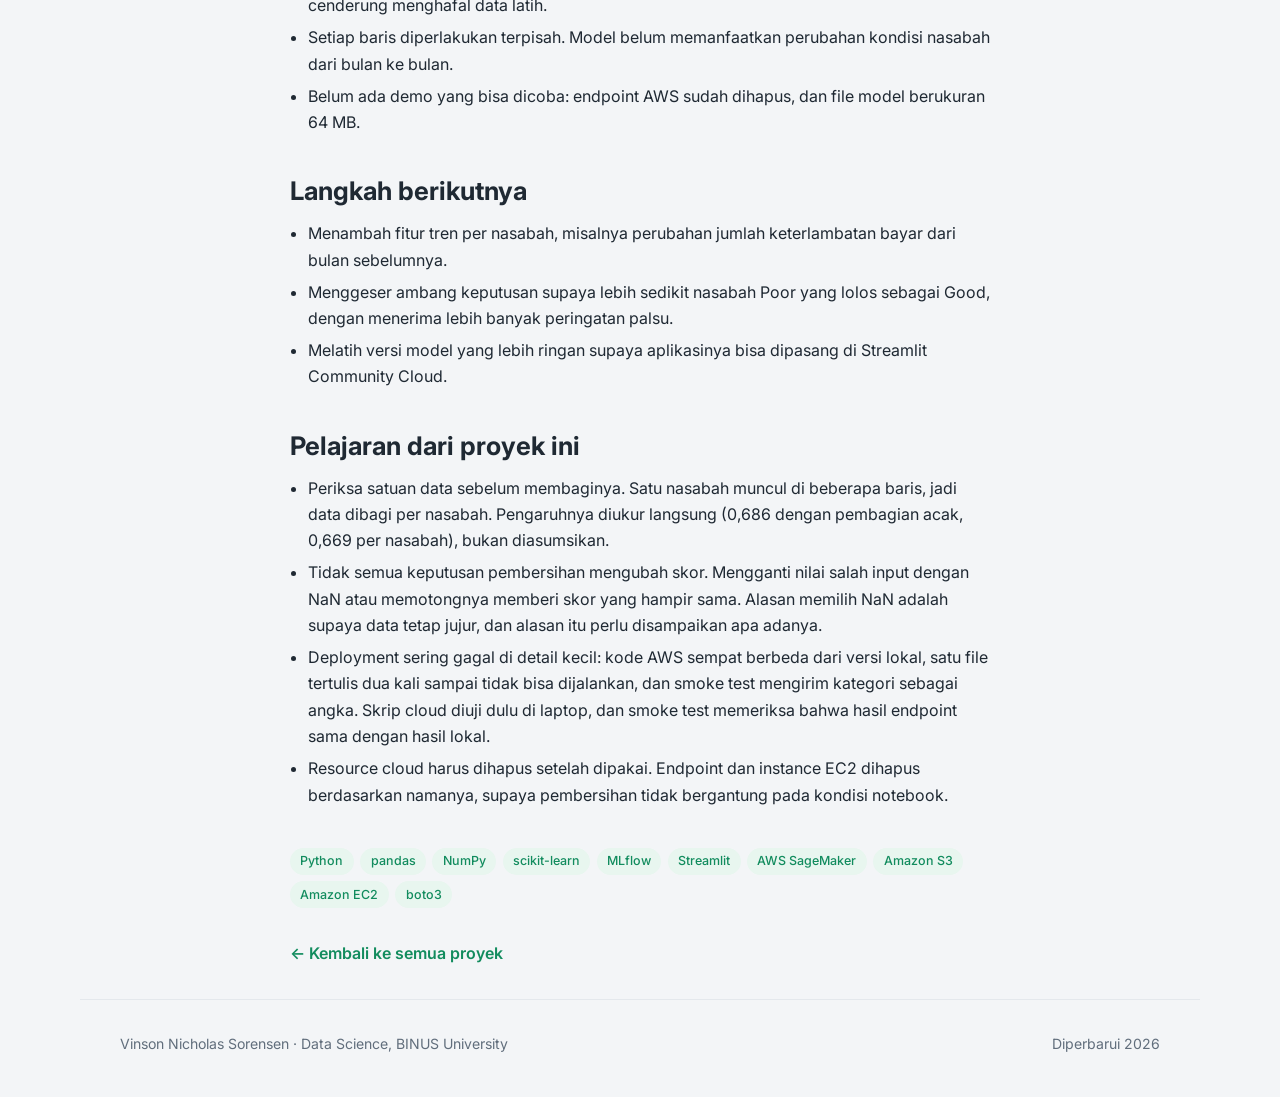
<file: proyek/credit-score.html>
<!doctype html>
<html lang="id">
<head>
<meta charset="utf-8">
<meta name="viewport" content="width=device-width, initial-scale=1">
<title>Credit Score Classification — Vinson Nicholas Sorensen</title>
<meta name="description" content="Model klasifikasi skor kredit nasabah dengan pipeline pelatihan, MLflow, Streamlit, dan AWS SageMaker. Proyek akhir mata kuliah Model Deployment, BINUS University.">
<link rel="preconnect" href="https://fonts.googleapis.com">
<link rel="preconnect" href="https://fonts.gstatic.com" crossorigin>
<link href="https://fonts.googleapis.com/css2?family=Inter:wght@400;500;600;700&display=swap" rel="stylesheet">
<link rel="stylesheet" href="../styles.css">
</head>
<body>

<a class="lewati" href="#konten">Lewati ke konten utama</a>

<header class="header">
  <a class="header-nama" href="../index.html">Vinson Nicholas Sorensen</a>
  <nav class="header-menu" aria-label="Menu utama">
    <a href="../index.html#about">About</a>
    <a href="../index.html#proyek">Proyek</a>
    <a href="../index.html#kontak">Kontak</a>
  </nav>
</header>

<main id="konten" class="detail">

  <a class="kembali" href="../index.html#proyek">← Kembali ke semua proyek</a>

  <p class="label-kecil">Machine learning · Model deployment</p>
  <h1>Credit Score Classification</h1>
  <p class="paragraf-besar">
    Model yang menggolongkan skor kredit nasabah menjadi Good, Standard, atau Poor dari data keuangan
    dan perilaku pembayaran, beserta seluruh jalur dari data mentah sampai model yang bisa dipakai.
    Proyek akhir mata kuliah Model Deployment, BINUS University.
  </p>

  <p class="detail-tautan">
    <a class="tombol tombol-utama" href="https://github.com/vinsonns24-lgtm/credit-score-classification" target="_blank" rel="noopener">
      Lihat kode di GitHub
    </a>
  </p>

  <ul class="angka-kunci">
    <li><strong>25.000</strong><span>catatan bulanan</span></li>
    <li><strong>11.254</strong><span>nasabah</span></li>
    <li><strong>4</strong><span>model dibandingkan</span></li>
    <li><strong>0,69</strong><span>F1 macro data uji</span></li>
  </ul>

  <!-- ------------------------------------------------------------ ringkasan -->
  <section class="detail-bagian">
    <h2>Masalah</h2>
    <p>
      Lembaga keuangan perlu menilai risiko kredit setiap nasabah sebelum memberi pinjaman atau menaikkan
      limit. Penilaian manual lambat dan tidak konsisten. Proyek ini membangun model yang memberi label
      Good, Standard, atau Poor dari 21 atribut nasabah, seperti pendapatan, jumlah pinjaman, keterlambatan
      bayar, dan lama riwayat kredit.
    </p>
    <p>
      Fokus mata kuliahnya adalah <em>deployment</em>: model tidak berhenti di notebook, tetapi dikemas
      dalam pipeline yang bisa dijalankan ulang, dicatat di MLflow, dipakai lewat aplikasi web, dan
      dipindahkan ke AWS SageMaker.
    </p>
  </section>

  <!-- ------------------------------------------------------------ data -->
  <section class="detail-bagian">
    <h2>Data</h2>
    <p>
      Dataset berisi 25.000 baris dan 28 kolom. Kelasnya tidak seimbang: Standard 53%, Poor 29%,
      dan Good 18%. Sebagian besar waktu habis untuk membersihkan data, karena hampir setiap kolom
      punya masalah:
    </p>
    <div class="tabel-bungkus">
      <table>
        <thead>
          <tr><th>Masalah</th><th>Contoh</th><th>Penanganan</th></tr>
        </thead>
        <tbody>
          <tr><td>Isian pengganti yang kotor</td><td><code>_______</code>, <code>#F%$D@*&amp;8</code>, <code>NM</code></td><td>Diganti NaN</td></tr>
          <tr><td>Angka tersimpan sebagai teks</td><td><code>20364.57_</code>, <code>3_</code></td><td>Karakter non-angka dibuang</td></tr>
          <tr><td>Lama riwayat kredit berupa kalimat</td><td><code>9 Years and 8 Months</code></td><td>Diubah jadi 116 bulan</td></tr>
          <tr><td>Nilai salah input</td><td>umur 4824, pinjaman -100, bunga 1663%</td><td>Diganti NaN, lalu diisi median</td></tr>
          <tr><td>Satu nasabah di banyak baris</td><td>25.000 baris dari 11.254 nasabah</td><td>Data dibagi per nasabah</td></tr>
        </tbody>
      </table>
    </div>
  </section>

  <!-- ------------------------------------------------------------ alur -->
  <section class="detail-bagian">
    <h2>Alur pipeline</h2>
    <p>Setiap tahap adalah satu kelas Python terpisah, dan <code>pipeline.py</code> menjalankannya berurutan.</p>
    <ol class="alur">
      <li><strong>Ingestion</strong><span>Memuat CSV dan memeriksa kolom target ada.</span></li>
      <li><strong>Preprocessing</strong><span>Membersihkan data dan membaginya per nasabah: 80% latih, 20% uji.</span></li>
      <li><strong>Training</strong><span>GridSearchCV untuk 4 model. Setiap kombinasi hyperparameter dicatat di MLflow.</span></li>
      <li><strong>Evaluasi</strong><span>Model terbaik diuji sekali pada data uji.</span></li>
      <li><strong>Deployment gate</strong><span>Model hanya disetujui kalau F1 macro minimal 0,65.</span></li>
    </ol>
  </section>

  <!-- ------------------------------------------------------------ keputusan -->
  <section class="detail-bagian">
    <h2>Keputusan penting</h2>

    <div class="keputusan">
      <h3>Data dibagi per nasabah, bukan per baris</h3>
      <p>
        Satu nasabah dicatat setiap bulan, sampai tujuh kali, dan datanya hampir sama dari bulan ke bulan.
        Kalau dibagi acak per baris, sekitar 80% baris di data uji milik nasabah yang juga ada di data latih.
        Model jadi dinilai pada orang yang sudah pernah dilihatnya.
      </p>
      <p>
        Karena itu pembagian data memakai <code>GroupShuffleSplit</code> dan validasi silang memakai
        <code>StratifiedGroupKFold</code>, keduanya berdasarkan ID nasabah. Dengan model yang sama, validasi
        acak per baris memberi F1 macro 0,686, sedangkan validasi per nasabah 0,669. Selisihnya kecil, jadi
        model tidak sekadar menghafal nasabah, tetapi skor yang lebih rendah itu yang jujur.
      </p>
    </div>

    <div class="keputusan">
      <h3>Nilai salah input dianggap tidak diketahui, bukan dipotong</h3>
      <p>
        Cara umum menangani umur 4824 adalah memotongnya ke batas atas, misalnya 90. Di data ini, cara itu
        memunculkan 473 nasabah yang tiba-tiba berumur tepat 90 tahun, padahal umur aslinya tidak diketahui.
        Di sini nilai seperti itu diganti NaN lalu diisi median. Skor model untuk kedua cara hampir sama
        (0,689 dan 0,690), jadi alasannya bukan skor, melainkan supaya data yang dipakai model tetap jujur.
      </p>
      <p>
        Batas wajar tiap kolom diambil dari data, bukan ditebak. Contohnya suku bunga: nilai asli ada di
        1–34%, tidak ada satu pun nilai di 35–72%, dan nilai rusak mulai dari 73%.
      </p>
    </div>

    <div class="keputusan">
      <h3>F1 macro sebagai metrik utama</h3>
      <p>
        Menebak "Standard" untuk semua nasabah sudah memberi accuracy 53%, padahal model seperti itu
        tidak berguna. F1 macro menghitung rata-rata ketiga kelas dengan bobot sama, jadi kelas kecil
        seperti Good dan Poor ikut menentukan skor.
      </p>
    </div>

    <div class="keputusan">
      <h3>Pembersihan yang sama saat pelatihan dan pemakaian</h3>
      <p>
        Model disimpan sebagai satu <code>sklearn.Pipeline</code>: imputasi, scaling, one-hot encoding,
        lalu classifier. Aplikasi Streamlit juga memanggil fungsi pembersihan yang sama dengan pipeline
        pelatihan. Dengan begitu data dari form diperlakukan persis seperti data latih.
      </p>
    </div>
  </section>

  <!-- ------------------------------------------------------------ hasil -->
  <section class="detail-bagian">
    <h2>Hasil</h2>
    <p>
      Empat model dibandingkan dengan validasi silang 3-fold per nasabah pada data latih, masing-masing
      setelah pengaturannya dipilih dengan GridSearchCV:
    </p>
    <div class="tabel-bungkus">
      <table>
        <thead>
          <tr><th>Model</th><th class="angka">F1 macro validasi</th></tr>
        </thead>
        <tbody>
          <tr><td>Logistic Regression</td><td class="angka">0,640</td></tr>
          <tr><td>Gradient Boosting</td><td class="angka">0,653</td></tr>
          <tr><td>Decision Tree</td><td class="angka">0,656</td></tr>
          <tr class="baris-utama"><td>Random Forest</td><td class="angka">0,669</td></tr>
        </tbody>
      </table>
    </div>
    <figure class="gambar">
      <img src="../assets/proyek/credit-mlflow-runs.png" alt="Tabel run MLflow: GradientBoosting best_cv_f1_macro 0.653, RandomForest 0.6691 dengan test_f1_macro 0.6886, DecisionTree 0.6562, dan LogisticRegression 0.6397, beserta train_f1_macro masing-masing." width="1097" height="180" loading="lazy">
      <figcaption>Run induk tiap model di MLflow. Kolom train_f1_macro memperlihatkan Random Forest paling banyak menghafal data latih.</figcaption>
    </figure>

    <p>Random Forest terpilih, lalu diuji pada 5.011 baris data uji dari nasabah yang tidak pernah dilihat:</p>
    <div class="tabel-bungkus">
      <table>
        <thead>
          <tr><th>Metrik data uji</th><th class="angka">Random Forest</th><th class="angka">Selalu menebak "Standard"</th></tr>
        </thead>
        <tbody>
          <tr class="baris-utama"><td>F1 macro</td><td class="angka">0,689</td><td class="angka">0,230</td></tr>
          <tr><td>Accuracy</td><td class="angka">0,693</td><td class="angka">0,528</td></tr>
          <tr><td>Recall macro</td><td class="angka">0,737</td><td class="angka">0,333</td></tr>
        </tbody>
      </table>
    </div>

    <p>Per kelas, di data uji:</p>
    <div class="tabel-bungkus">
      <table>
        <thead>
          <tr><th>Kelas</th><th class="angka">Jumlah</th><th class="angka">Recall</th><th class="angka">Precision</th></tr>
        </thead>
        <tbody>
          <tr><td>Good</td><td class="angka">909</td><td class="angka">0,84</td><td class="angka">0,54</td></tr>
          <tr><td>Standard</td><td class="angka">2.645</td><td class="angka">0,60</td><td class="angka">0,84</td></tr>
          <tr><td>Poor</td><td class="angka">1.457</td><td class="angka">0,77</td><td class="angka">0,65</td></tr>
        </tbody>
      </table>
    </div>
    <p class="catatan-kecil">
      Recall: dari semua nasabah di kelas itu, berapa persen yang dikenali. Precision: dari semua
      tebakan kelas itu, berapa persen yang benar.
    </p>
  </section>

  <!-- ------------------------------------------------------------ deployment -->
  <section class="detail-bagian">
    <h2>Deployment</h2>
    <p>
      <strong>Lokal.</strong> Aplikasi Streamlit menerima data satu nasabah lewat form, lalu menampilkan
      label beserta peluang tiap kelas. Batas input di form mengikuti batas wajar yang dipakai saat
      pelatihan, supaya tidak ada nilai yang diam-diam diabaikan model.
    </p>
    <figure class="gambar">
      <img src="../assets/proyek/credit-lokal-app-good.png" alt="Aplikasi Streamlit lokal Credit Score Classification di localhost:8502 dengan form data pribadi, data rekening dan kredit, riwayat kredit, dan perilaku pembayaran. Hasilnya Credit Score: Good." width="1900" height="970" loading="lazy">
      <figcaption>Aplikasi Streamlit versi lokal, memakai model dari pipeline pelatihan.</figcaption>
    </figure>
    <p>
      <strong>AWS.</strong> Pipeline yang sama, dengan pembersihan, pembagian per nasabah, dan grid yang sama,
      ditulis ulang untuk AWS dan dijalankan di AWS Academy Learner Lab. Alurnya tiga lapis: pipeline
      pelatihan di SageMaker, model di SageMaker Endpoint, dan aplikasi Streamlit di EC2 yang memanggil
      endpoint itu.
    </p>

    <div class="galeri">
      <figure class="gambar">
        <img src="../assets/proyek/credit-aws-app-standard.png" alt="Aplikasi Credit Score Classification (AWS SageMaker) dibuka dari alamat 3.93.36.133:8501. Form berisi data pribadi, data kredit, dan perilaku pembayaran, dengan hasil Credit Score: Standard dari endpoint credit-score-endpoint." width="1862" height="969" loading="lazy">
        <figcaption>Aplikasi Streamlit berjalan di EC2 dan dibuka lewat IP publik instance. Prediksinya dihitung oleh SageMaker Endpoint.</figcaption>
      </figure>
      <figure class="gambar">
        <img src="../assets/proyek/credit-aws-app-poor.png" alt="Aplikasi yang sama dengan data nasabah berisiko: 9 rekening bank, 9 pinjaman, suku bunga 19%, Credit Mix Bad, dan membayar tagihan minimum. Hasilnya Credit Score: Poor." width="1881" height="957" loading="lazy">
        <figcaption>Nasabah dengan banyak pinjaman, Credit Mix Bad, dan hanya membayar tagihan minimum digolongkan Poor.</figcaption>
      </figure>
    </div>

    <figure class="gambar">
      <img src="../assets/proyek/credit-aws-ec2-instance.png" alt="Detail instance EC2 credit-score-app: status Running, tipe t3.small, IPv4 publik 3.93.36.133, dan IAM role LabRole." width="1695" height="383" loading="lazy">
      <figcaption>Instance EC2 <code>t3.small</code> dengan IP publik yang sama dengan alamat aplikasi, dan IAM role yang boleh memanggil endpoint.</figcaption>
    </figure>

    <p>
      <strong>Pipeline.</strong> Empat tahap SageMaker Pipelines, yaitu ingest, preprocess, train, dan evaluate,
      dijalankan dalam local mode di notebook instance. Random Forest kembali terpilih, dengan F1 macro 0,691
      di data uji, lolos ambang 0,65. Angkanya sedikit berbeda dari versi lokal (0,689) karena container
      SageMaker memakai scikit-learn 1.4.2.
    </p>
    <figure class="gambar">
      <img src="../assets/proyek/credit-aws-pipeline.png" alt="Output terminal: tahap CreditScoreIngest, CreditScorePreprocess, CreditScoreTrain, dan CreditScoreEval berstatus Succeeded. Accuracy 0.7018 dan F1 macro 0.6911, lolos threshold 0.65." width="806" height="177" loading="lazy">
      <figcaption>Keempat tahap pipeline berhasil, dan model lolos ambang deployment.</figcaption>
    </figure>

    <p>
      <strong>Endpoint.</strong> Model dikemas, diunggah ke S3, lalu di-deploy di instance <code>ml.m5.large</code>.
      Smoke test mengirim tiga nasabah dari data uji. Ketiganya ditebak benar, dan hasilnya sama dengan uji
      fungsi endpoint di notebook sebelum deploy. Setelah pengujian, instance EC2 dan endpoint dihapus supaya
      tidak terus menimbulkan biaya.
    </p>
    <figure class="gambar">
      <img src="../assets/proyek/credit-aws-endpoint.png" alt="Halaman Endpoints di console SageMaker: credit-score-endpoint berstatus InService." width="859" height="84" loading="lazy">
      <figcaption>Endpoint berstatus InService di console SageMaker.</figcaption>
    </figure>
    <figure class="gambar">
      <img src="../assets/proyek/credit-aws-smoke-test.png" alt="Kode smoke test dan hasilnya: nasabah Good, Standard, dan Poor ditebak Good, Standard, dan Poor oleh endpoint, dengan peluang 66%, 81%, dan 78%, lalu tanda centang Hasil endpoint sama dengan uji lokal." width="1509" height="520" loading="lazy">
      <figcaption>Smoke test: tiga nasabah dari data uji ditebak benar oleh endpoint.</figcaption>
    </figure>
  </section>

  <!-- ------------------------------------------------------------ keterbatasan -->
  <section class="detail-bagian">
    <h2>Keterbatasan</h2>
    <ul class="poin">
      <li>
        Dari 1.457 nasabah Poor di data uji, 167 (11%) digolongkan Good. Bagi pemberi kredit, ini
        kesalahan yang paling mahal, karena nasabah berisiko tinggi bisa lolos.
      </li>
      <li>
        Recall Standard hanya 0,60. Banyak nasabah Standard digeser ke Good (488) atau Poor (569),
        kemungkinan karena pengaturan <code>class_weight="balanced"</code> menaikkan bobot kelas yang lebih kecil.
      </li>
      <li>
        F1 di data latih 0,84, sedangkan di data uji 0,69. Selisih ini menandakan model masih cenderung
        menghafal data latih.
      </li>
      <li>
        Setiap baris diperlakukan terpisah. Model belum memanfaatkan perubahan kondisi nasabah dari bulan ke bulan.
      </li>
      <li>
        Belum ada demo yang bisa dicoba: endpoint AWS sudah dihapus, dan file model berukuran 64 MB.
      </li>
    </ul>
  </section>

  <section class="detail-bagian">
    <h2>Langkah berikutnya</h2>
    <ul class="poin">
      <li>Menambah fitur tren per nasabah, misalnya perubahan jumlah keterlambatan bayar dari bulan sebelumnya.</li>
      <li>Menggeser ambang keputusan supaya lebih sedikit nasabah Poor yang lolos sebagai Good, dengan menerima lebih banyak peringatan palsu.</li>
      <li>Melatih versi model yang lebih ringan supaya aplikasinya bisa dipasang di Streamlit Community Cloud.</li>
    </ul>
  </section>

  <!-- ------------------------------------------------------------ pelajaran -->
  <section class="detail-bagian">
    <h2>Pelajaran dari proyek ini</h2>
    <ul class="poin">
      <li>Periksa satuan data sebelum membaginya. Satu nasabah muncul di beberapa baris, jadi data dibagi per nasabah. Pengaruhnya diukur langsung (0,686 dengan pembagian acak, 0,669 per nasabah), bukan diasumsikan.</li>
      <li>Tidak semua keputusan pembersihan mengubah skor. Mengganti nilai salah input dengan NaN atau memotongnya memberi skor yang hampir sama. Alasan memilih NaN adalah supaya data tetap jujur, dan alasan itu perlu disampaikan apa adanya.</li>
      <li>Deployment sering gagal di detail kecil: kode AWS sempat berbeda dari versi lokal, satu file tertulis dua kali sampai tidak bisa dijalankan, dan smoke test mengirim kategori sebagai angka. Skrip cloud diuji dulu di laptop, dan smoke test memeriksa bahwa hasil endpoint sama dengan hasil lokal.</li>
      <li>Resource cloud harus dihapus setelah dipakai. Endpoint dan instance EC2 dihapus berdasarkan namanya, supaya pembersihan tidak bergantung pada kondisi notebook.</li>
    </ul>
  </section>

  <ul class="tag detail-tag">
    <li>Python</li><li>pandas</li><li>NumPy</li><li>scikit-learn</li><li>MLflow</li><li>Streamlit</li><li>AWS SageMaker</li><li>Amazon S3</li><li>Amazon EC2</li><li>boto3</li>
  </ul>

  <a class="kembali" href="../index.html#proyek">← Kembali ke semua proyek</a>

</main>

<footer class="footer">
  <p>Vinson Nicholas Sorensen · Data Science, BINUS University</p>
  <p>Diperbarui <span id="tahun">2026</span></p>
</footer>

<script src="../script.js"></script>
</body>
</html>
</file>
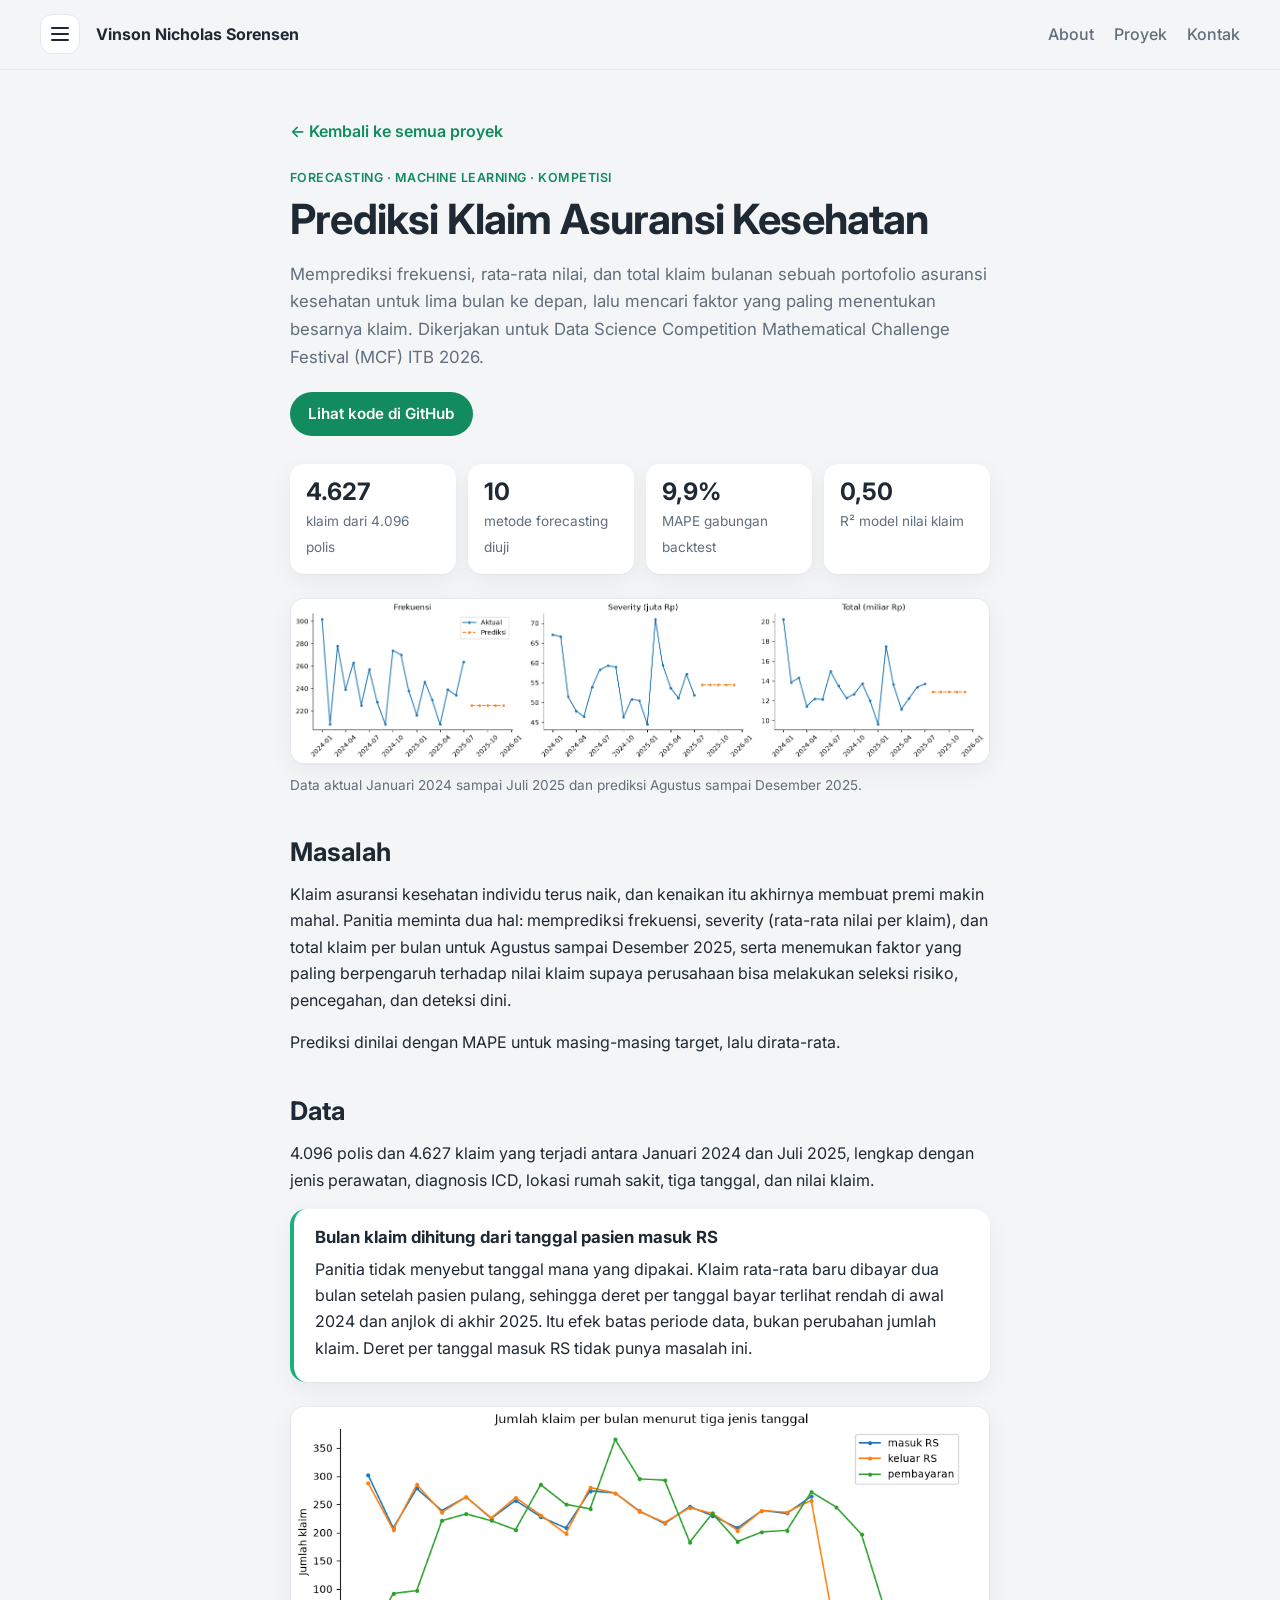
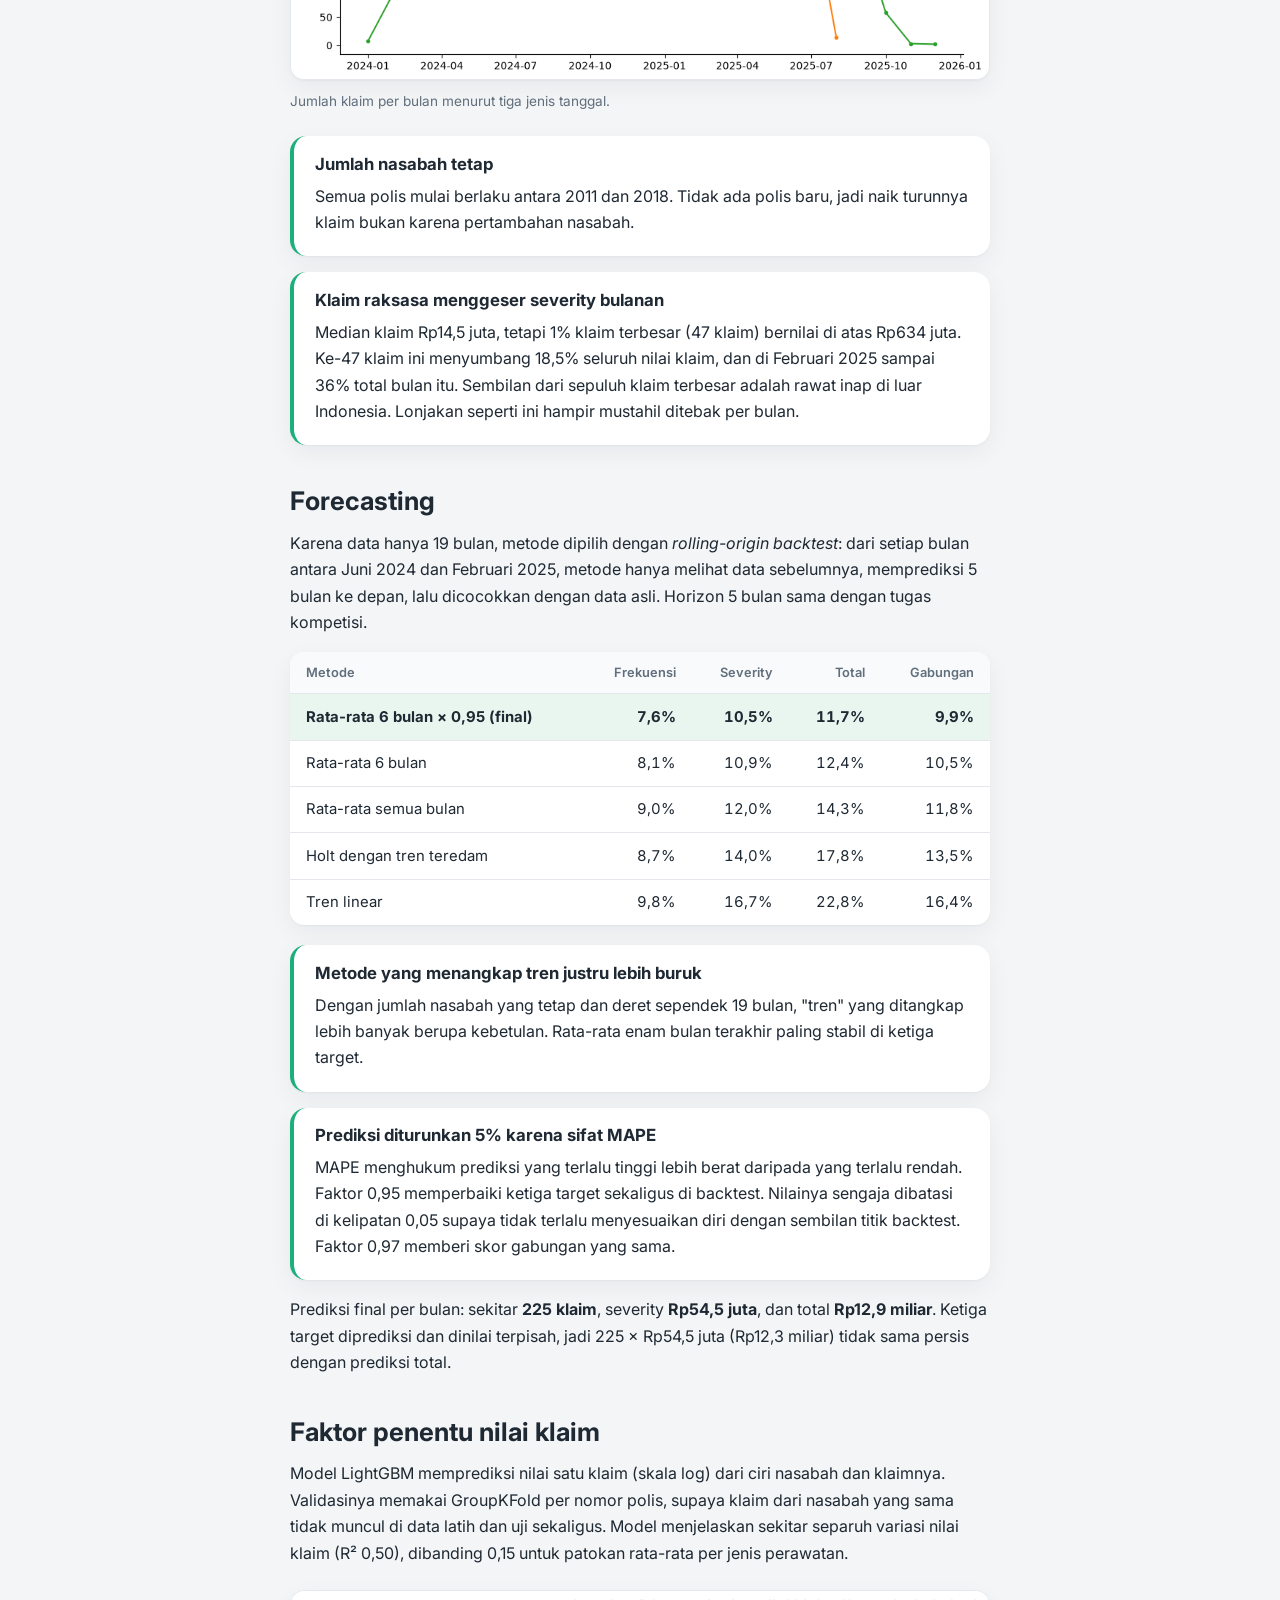
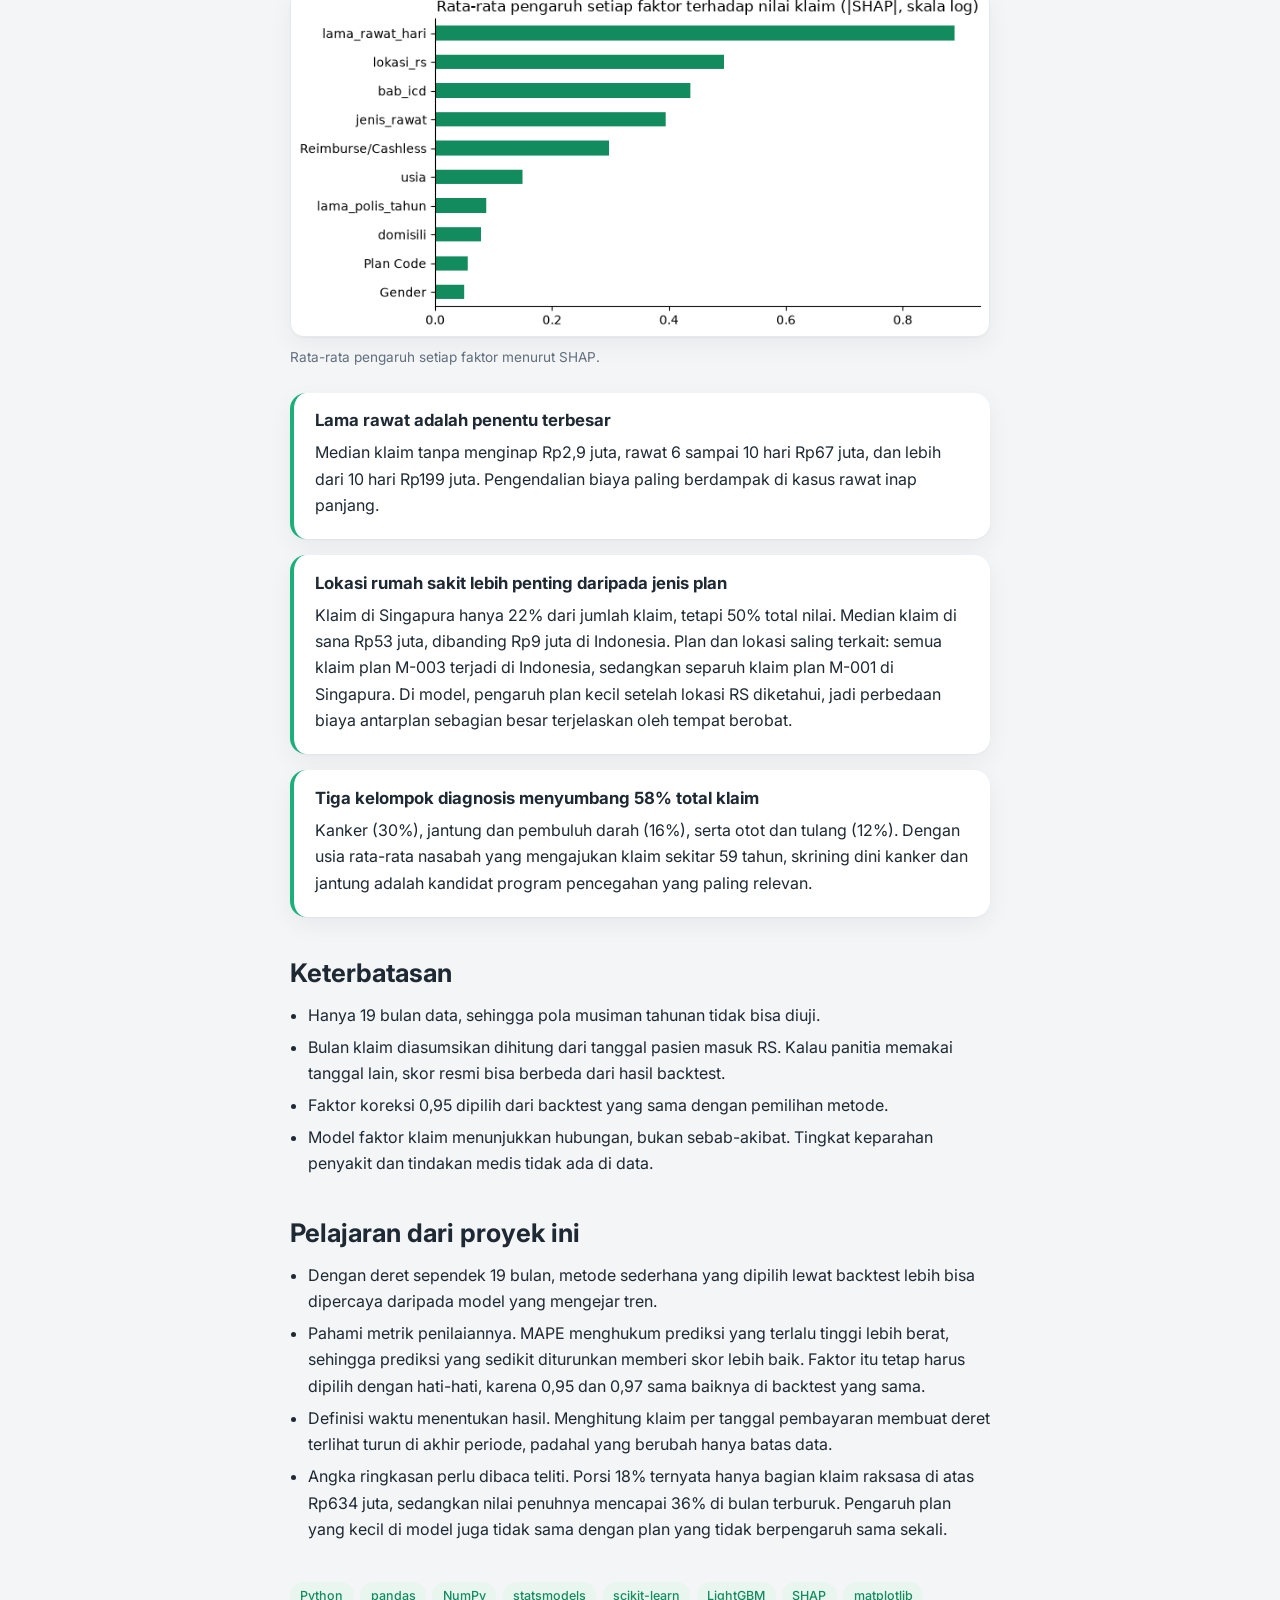
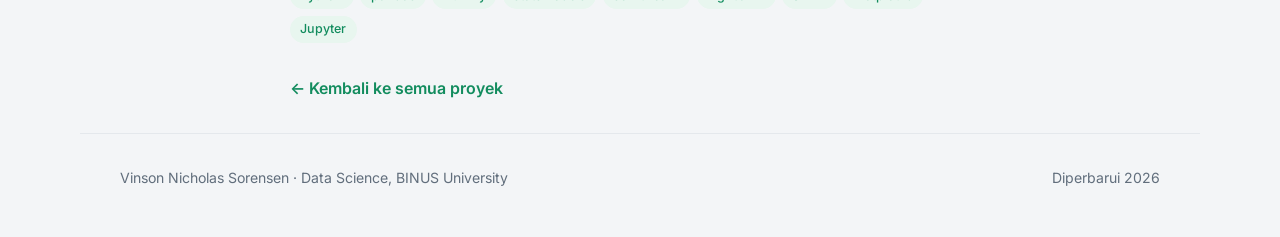
<file: proyek/prediksi-klaim.html>
<!doctype html>
<html lang="id">
<head>
<meta charset="utf-8">
<meta name="viewport" content="width=device-width, initial-scale=1">
<title>Prediksi Klaim Asuransi Kesehatan — Vinson Nicholas Sorensen</title>
<meta name="description" content="Forecasting frekuensi, severity, dan total klaim asuransi kesehatan untuk DSC MCF ITB 2026, beserta analisis faktor penentu nilai klaim dengan LightGBM dan SHAP.">
<link rel="preconnect" href="https://fonts.googleapis.com">
<link rel="preconnect" href="https://fonts.gstatic.com" crossorigin>
<link href="https://fonts.googleapis.com/css2?family=Inter:wght@400;500;600;700&display=swap" rel="stylesheet">
<link rel="stylesheet" href="../styles.css">
</head>
<body>

<a class="lewati" href="#konten">Lewati ke konten utama</a>

<header class="header">
  <a class="header-nama" href="../index.html">Vinson Nicholas Sorensen</a>
  <nav class="header-menu" aria-label="Menu utama">
    <a href="../index.html#about">About</a>
    <a href="../index.html#proyek">Proyek</a>
    <a href="../index.html#kontak">Kontak</a>
  </nav>
</header>

<main id="konten" class="detail">

  <a class="kembali" href="../index.html#proyek">← Kembali ke semua proyek</a>

  <p class="label-kecil">Forecasting · Machine learning · Kompetisi</p>
  <h1>Prediksi Klaim Asuransi Kesehatan</h1>
  <p class="paragraf-besar">
    Memprediksi frekuensi, rata-rata nilai, dan total klaim bulanan sebuah portofolio asuransi kesehatan
    untuk lima bulan ke depan, lalu mencari faktor yang paling menentukan besarnya klaim. Dikerjakan
    untuk Data Science Competition Mathematical Challenge Festival (MCF) ITB 2026.
  </p>

  <p class="detail-tautan">
    <a class="tombol tombol-utama" href="https://github.com/vinsonns24-lgtm/MCF-ITB-Klaim-Asuransi" target="_blank" rel="noopener">
      Lihat kode di GitHub
    </a>
  </p>

  <ul class="angka-kunci">
    <li><strong>4.627</strong><span>klaim dari 4.096 polis</span></li>
    <li><strong>10</strong><span>metode forecasting diuji</span></li>
    <li><strong>9,9%</strong><span>MAPE gabungan backtest</span></li>
    <li><strong>0,50</strong><span>R² model nilai klaim</span></li>
  </ul>

  <figure class="gambar">
    <img src="../assets/proyek/klaim-prediksi.png" alt="Tiga grafik frekuensi, severity, dan total klaim bulanan dari Januari 2024 sampai Juli 2025 yang naik turun, diikuti garis prediksi datar untuk Agustus sampai Desember 2025." width="1489" height="350" loading="lazy">
    <figcaption>Data aktual Januari 2024 sampai Juli 2025 dan prediksi Agustus sampai Desember 2025.</figcaption>
  </figure>

  <!-- ------------------------------------------------------------ masalah -->
  <section class="detail-bagian">
    <h2>Masalah</h2>
    <p>
      Klaim asuransi kesehatan individu terus naik, dan kenaikan itu akhirnya membuat premi makin mahal.
      Panitia meminta dua hal: memprediksi frekuensi, severity (rata-rata nilai per klaim), dan total klaim
      per bulan untuk Agustus sampai Desember 2025, serta menemukan faktor yang paling berpengaruh
      terhadap nilai klaim supaya perusahaan bisa melakukan seleksi risiko, pencegahan, dan deteksi dini.
    </p>
    <p>
      Prediksi dinilai dengan MAPE untuk masing-masing target, lalu dirata-rata.
    </p>
  </section>

  <!-- ------------------------------------------------------------ data -->
  <section class="detail-bagian">
    <h2>Data</h2>
    <p>
      4.096 polis dan 4.627 klaim yang terjadi antara Januari 2024 dan Juli 2025, lengkap dengan jenis
      perawatan, diagnosis ICD, lokasi rumah sakit, tiga tanggal, dan nilai klaim.
    </p>

    <div class="keputusan">
      <h3>Bulan klaim dihitung dari tanggal pasien masuk RS</h3>
      <p>
        Panitia tidak menyebut tanggal mana yang dipakai. Klaim rata-rata baru dibayar dua bulan setelah
        pasien pulang, sehingga deret per tanggal bayar terlihat rendah di awal 2024 dan anjlok di akhir
        2025. Itu efek batas periode data, bukan perubahan jumlah klaim. Deret per tanggal masuk RS tidak
        punya masalah ini.
      </p>
    </div>
    <figure class="gambar">
      <img src="../assets/proyek/klaim-tiga-tanggal.png" alt="Grafik jumlah klaim per bulan menurut tanggal masuk RS, keluar RS, dan pembayaran. Deret masuk dan keluar RS berimpit dan stabil. Deret pembayaran rendah di awal 2024 dan turun tajam setelah Juli 2025." width="954" height="372" loading="lazy">
      <figcaption>Jumlah klaim per bulan menurut tiga jenis tanggal.</figcaption>
    </figure>

    <div class="keputusan">
      <h3>Jumlah nasabah tetap</h3>
      <p>
        Semua polis mulai berlaku antara 2011 dan 2018. Tidak ada polis baru, jadi naik turunnya klaim
        bukan karena pertambahan nasabah.
      </p>
    </div>

    <div class="keputusan">
      <h3>Klaim raksasa menggeser severity bulanan</h3>
      <p>
        Median klaim Rp14,5 juta, tetapi 1% klaim terbesar (47 klaim) bernilai di atas Rp634 juta. Ke-47
        klaim ini menyumbang 18,5% seluruh nilai klaim, dan di Februari 2025 sampai 36% total bulan itu.
        Sembilan dari sepuluh klaim terbesar adalah rawat inap di luar Indonesia. Lonjakan seperti ini
        hampir mustahil ditebak per bulan.
      </p>
    </div>
  </section>

  <!-- ------------------------------------------------------------ forecasting -->
  <section class="detail-bagian">
    <h2>Forecasting</h2>
    <p>
      Karena data hanya 19 bulan, metode dipilih dengan <em>rolling-origin backtest</em>: dari setiap bulan
      antara Juni 2024 dan Februari 2025, metode hanya melihat data sebelumnya, memprediksi 5 bulan ke
      depan, lalu dicocokkan dengan data asli. Horizon 5 bulan sama dengan tugas kompetisi.
    </p>
    <div class="tabel-bungkus">
      <table>
        <thead>
          <tr><th>Metode</th><th class="angka">Frekuensi</th><th class="angka">Severity</th><th class="angka">Total</th><th class="angka">Gabungan</th></tr>
        </thead>
        <tbody>
          <tr class="baris-utama"><td>Rata-rata 6 bulan × 0,95 (final)</td><td class="angka">7,6%</td><td class="angka">10,5%</td><td class="angka">11,7%</td><td class="angka">9,9%</td></tr>
          <tr><td>Rata-rata 6 bulan</td><td class="angka">8,1%</td><td class="angka">10,9%</td><td class="angka">12,4%</td><td class="angka">10,5%</td></tr>
          <tr><td>Rata-rata semua bulan</td><td class="angka">9,0%</td><td class="angka">12,0%</td><td class="angka">14,3%</td><td class="angka">11,8%</td></tr>
          <tr><td>Holt dengan tren teredam</td><td class="angka">8,7%</td><td class="angka">14,0%</td><td class="angka">17,8%</td><td class="angka">13,5%</td></tr>
          <tr><td>Tren linear</td><td class="angka">9,8%</td><td class="angka">16,7%</td><td class="angka">22,8%</td><td class="angka">16,4%</td></tr>
        </tbody>
      </table>
    </div>

    <div class="keputusan">
      <h3>Metode yang menangkap tren justru lebih buruk</h3>
      <p>
        Dengan jumlah nasabah yang tetap dan deret sependek 19 bulan, "tren" yang ditangkap lebih banyak
        berupa kebetulan. Rata-rata enam bulan terakhir paling stabil di ketiga target.
      </p>
    </div>

    <div class="keputusan">
      <h3>Prediksi diturunkan 5% karena sifat MAPE</h3>
      <p>
        MAPE menghukum prediksi yang terlalu tinggi lebih berat daripada yang terlalu rendah. Faktor 0,95
        memperbaiki ketiga target sekaligus di backtest. Nilainya sengaja dibatasi di kelipatan 0,05
        supaya tidak terlalu menyesuaikan diri dengan sembilan titik backtest. Faktor 0,97 memberi skor
        gabungan yang sama.
      </p>
    </div>

    <p>
      Prediksi final per bulan: sekitar <strong>225 klaim</strong>, severity <strong>Rp54,5 juta</strong>,
      dan total <strong>Rp12,9 miliar</strong>. Ketiga target diprediksi dan dinilai terpisah, jadi
      225 × Rp54,5 juta (Rp12,3 miliar) tidak sama persis dengan prediksi total.
    </p>
  </section>

  <!-- ------------------------------------------------------------ faktor -->
  <section class="detail-bagian">
    <h2>Faktor penentu nilai klaim</h2>
    <p>
      Model LightGBM memprediksi nilai satu klaim (skala log) dari ciri nasabah dan klaimnya. Validasinya
      memakai GroupKFold per nomor polis, supaya klaim dari nasabah yang sama tidak muncul di data latih
      dan uji sekaligus. Model menjelaskan sekitar separuh variasi nilai klaim (R² 0,50), dibanding 0,15
      untuk patokan rata-rata per jenis perawatan.
    </p>
    <figure class="gambar">
      <img src="../assets/proyek/klaim-faktor-shap.png" alt="Grafik batang pengaruh faktor menurut SHAP. Dari terbesar: lama rawat, lokasi rumah sakit, bab ICD, jenis rawat, reimburse atau cashless, usia, lama polis, domisili, plan code, dan gender." width="790" height="390" loading="lazy">
      <figcaption>Rata-rata pengaruh setiap faktor menurut SHAP.</figcaption>
    </figure>

    <div class="keputusan">
      <h3>Lama rawat adalah penentu terbesar</h3>
      <p>
        Median klaim tanpa menginap Rp2,9 juta, rawat 6 sampai 10 hari Rp67 juta, dan lebih dari 10 hari
        Rp199 juta. Pengendalian biaya paling berdampak di kasus rawat inap panjang.
      </p>
    </div>

    <div class="keputusan">
      <h3>Lokasi rumah sakit lebih penting daripada jenis plan</h3>
      <p>
        Klaim di Singapura hanya 22% dari jumlah klaim, tetapi 50% total nilai. Median klaim di sana Rp53
        juta, dibanding Rp9 juta di Indonesia. Plan dan lokasi saling terkait: semua klaim plan M-003
        terjadi di Indonesia, sedangkan separuh klaim plan M-001 di Singapura. Di model, pengaruh plan kecil
        setelah lokasi RS diketahui, jadi perbedaan biaya antarplan sebagian besar terjelaskan oleh tempat
        berobat.
      </p>
    </div>

    <div class="keputusan">
      <h3>Tiga kelompok diagnosis menyumbang 58% total klaim</h3>
      <p>
        Kanker (30%), jantung dan pembuluh darah (16%), serta otot dan tulang (12%). Dengan usia rata-rata
        nasabah yang mengajukan klaim sekitar 59 tahun, skrining dini kanker dan jantung adalah kandidat
        program pencegahan yang paling relevan.
      </p>
    </div>
  </section>

  <!-- ------------------------------------------------------------ keterbatasan -->
  <section class="detail-bagian">
    <h2>Keterbatasan</h2>
    <ul class="poin">
      <li>Hanya 19 bulan data, sehingga pola musiman tahunan tidak bisa diuji.</li>
      <li>Bulan klaim diasumsikan dihitung dari tanggal pasien masuk RS. Kalau panitia memakai tanggal lain, skor resmi bisa berbeda dari hasil backtest.</li>
      <li>Faktor koreksi 0,95 dipilih dari backtest yang sama dengan pemilihan metode.</li>
      <li>Model faktor klaim menunjukkan hubungan, bukan sebab-akibat. Tingkat keparahan penyakit dan tindakan medis tidak ada di data.</li>
    </ul>
  </section>

  <!-- ------------------------------------------------------------ pelajaran -->
  <section class="detail-bagian">
    <h2>Pelajaran dari proyek ini</h2>
    <ul class="poin">
      <li>Dengan deret sependek 19 bulan, metode sederhana yang dipilih lewat backtest lebih bisa dipercaya daripada model yang mengejar tren.</li>
      <li>Pahami metrik penilaiannya. MAPE menghukum prediksi yang terlalu tinggi lebih berat, sehingga prediksi yang sedikit diturunkan memberi skor lebih baik. Faktor itu tetap harus dipilih dengan hati-hati, karena 0,95 dan 0,97 sama baiknya di backtest yang sama.</li>
      <li>Definisi waktu menentukan hasil. Menghitung klaim per tanggal pembayaran membuat deret terlihat turun di akhir periode, padahal yang berubah hanya batas data.</li>
      <li>Angka ringkasan perlu dibaca teliti. Porsi 18% ternyata hanya bagian klaim raksasa di atas Rp634 juta, sedangkan nilai penuhnya mencapai 36% di bulan terburuk. Pengaruh plan yang kecil di model juga tidak sama dengan plan yang tidak berpengaruh sama sekali.</li>
    </ul>
  </section>

  <ul class="tag detail-tag">
    <li>Python</li><li>pandas</li><li>NumPy</li><li>statsmodels</li><li>scikit-learn</li><li>LightGBM</li><li>SHAP</li><li>matplotlib</li><li>Jupyter</li>
  </ul>

  <a class="kembali" href="../index.html#proyek">← Kembali ke semua proyek</a>

</main>

<footer class="footer">
  <p>Vinson Nicholas Sorensen · Data Science, BINUS University</p>
  <p>Diperbarui <span id="tahun">2026</span></p>
</footer>

<script src="../script.js"></script>
</body>
</html>
</file>
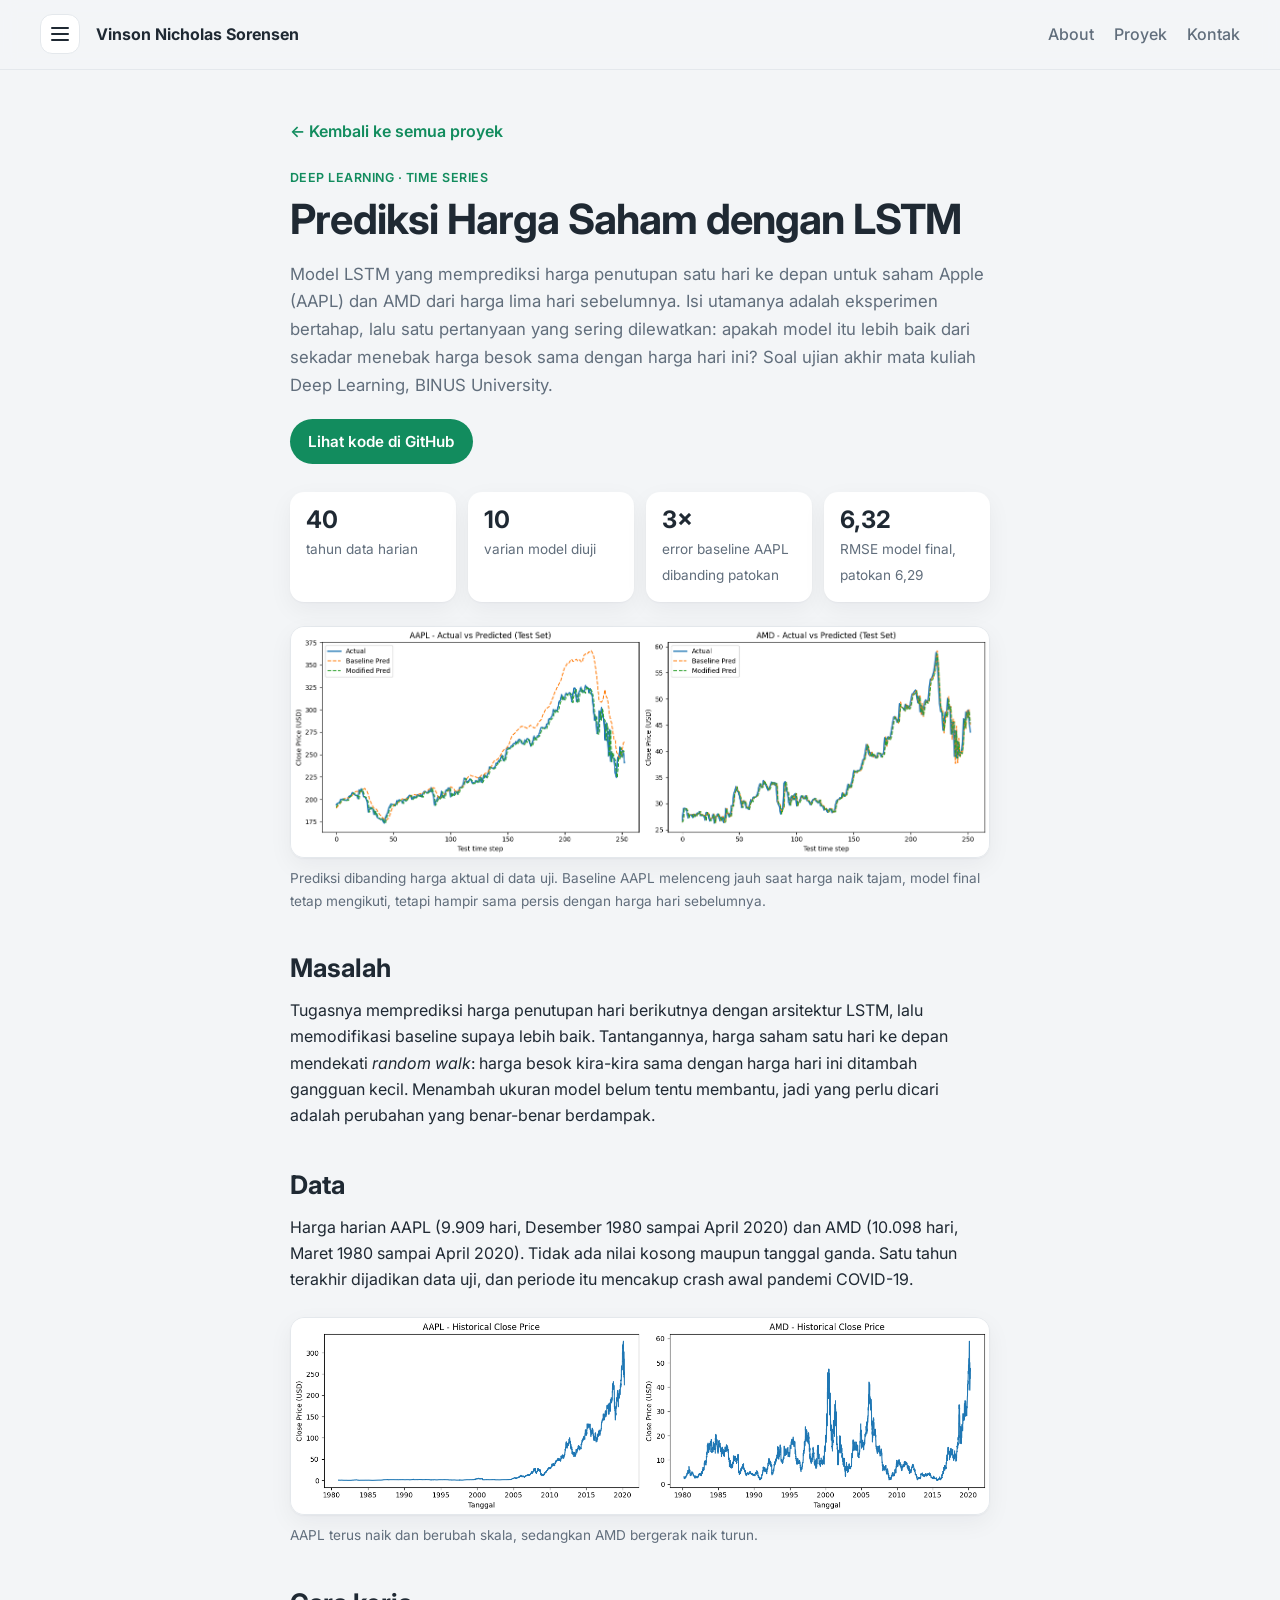
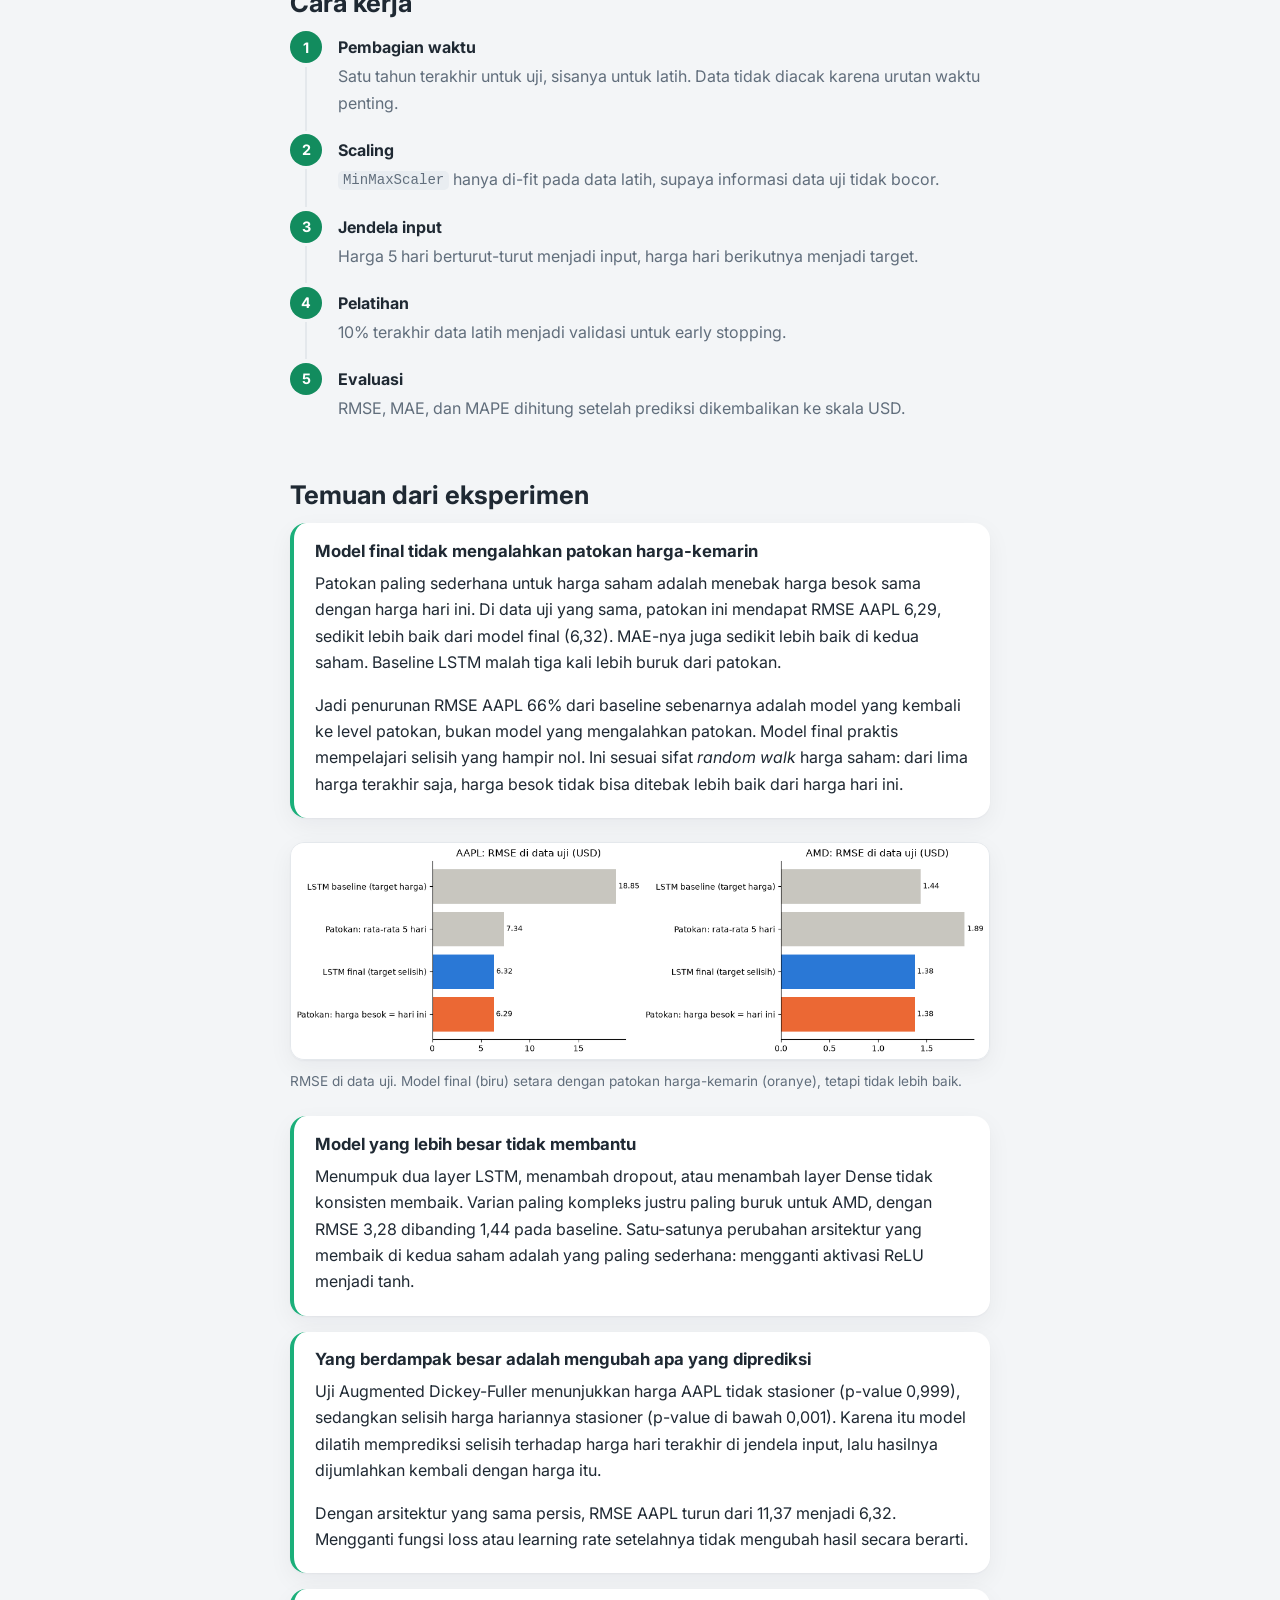
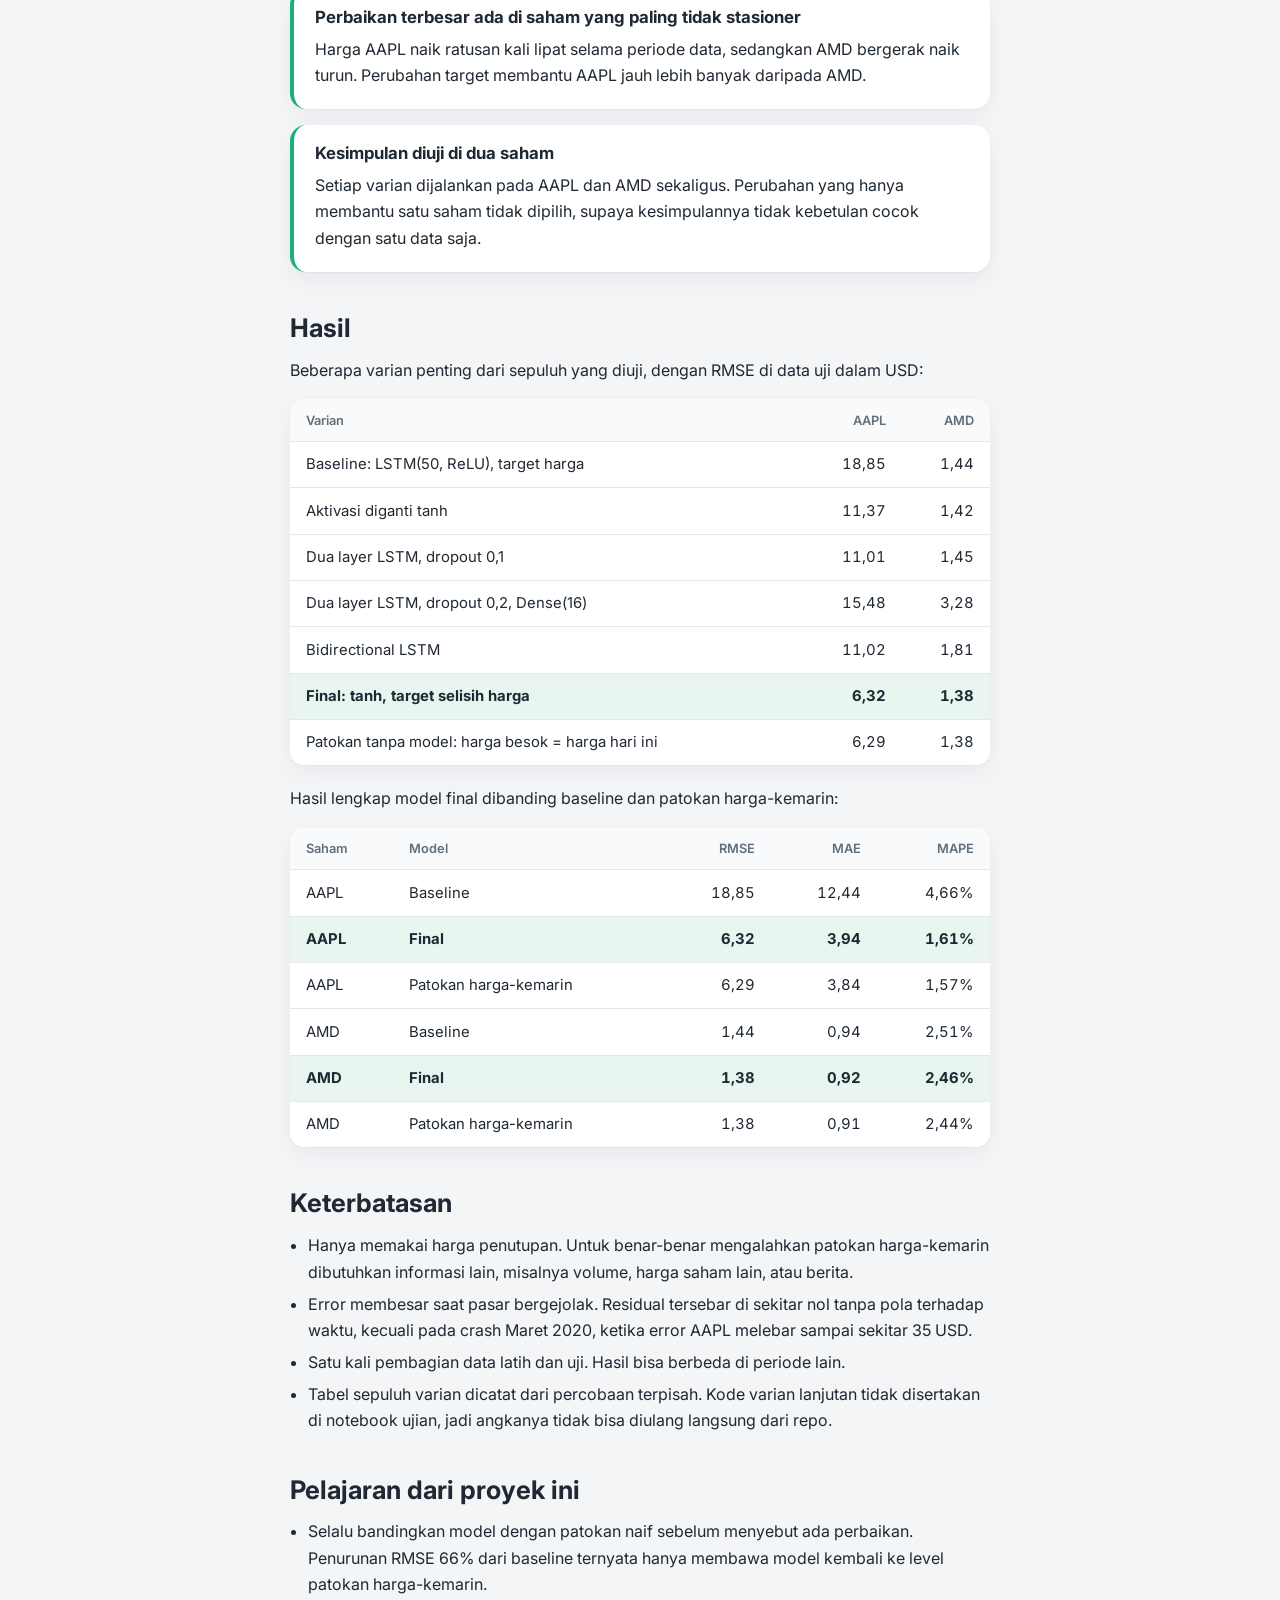
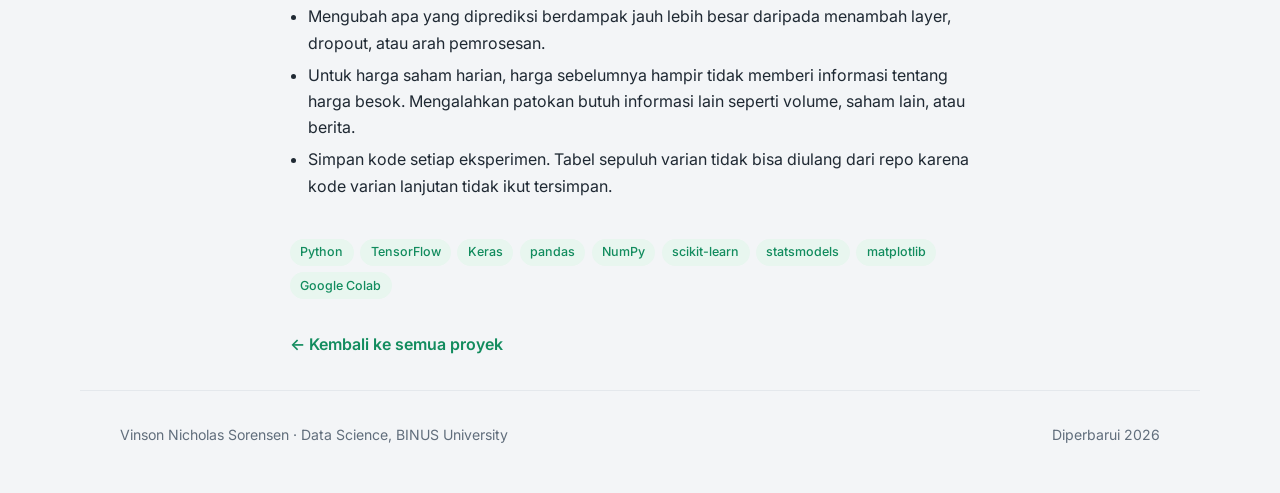
<file: proyek/prediksi-saham.html>
<!doctype html>
<html lang="id">
<head>
<meta charset="utf-8">
<meta name="viewport" content="width=device-width, initial-scale=1">
<title>Prediksi Harga Saham dengan LSTM — Vinson Nicholas Sorensen</title>
<meta name="description" content="Model LSTM untuk memprediksi harga penutupan saham AAPL dan AMD satu hari ke depan, dengan sepuluh varian eksperimen dan uji stasioneritas.">
<link rel="preconnect" href="https://fonts.googleapis.com">
<link rel="preconnect" href="https://fonts.gstatic.com" crossorigin>
<link href="https://fonts.googleapis.com/css2?family=Inter:wght@400;500;600;700&display=swap" rel="stylesheet">
<link rel="stylesheet" href="../styles.css">
</head>
<body>

<a class="lewati" href="#konten">Lewati ke konten utama</a>

<header class="header">
  <a class="header-nama" href="../index.html">Vinson Nicholas Sorensen</a>
  <nav class="header-menu" aria-label="Menu utama">
    <a href="../index.html#about">About</a>
    <a href="../index.html#proyek">Proyek</a>
    <a href="../index.html#kontak">Kontak</a>
  </nav>
</header>

<main id="konten" class="detail">

  <a class="kembali" href="../index.html#proyek">← Kembali ke semua proyek</a>

  <p class="label-kecil">Deep learning · Time series</p>
  <h1>Prediksi Harga Saham dengan LSTM</h1>
  <p class="paragraf-besar">
    Model LSTM yang memprediksi harga penutupan satu hari ke depan untuk saham Apple (AAPL) dan AMD dari
    harga lima hari sebelumnya. Isi utamanya adalah eksperimen bertahap, lalu satu pertanyaan yang sering
    dilewatkan: apakah model itu lebih baik dari sekadar menebak harga besok sama dengan harga hari ini?
    Soal ujian akhir mata kuliah Deep Learning, BINUS University.
  </p>

  <p class="detail-tautan">
    <a class="tombol tombol-utama" href="https://github.com/vinsonns24-lgtm/LSTM-StockPrediction" target="_blank" rel="noopener">
      Lihat kode di GitHub
    </a>
  </p>

  <ul class="angka-kunci">
    <li><strong>40</strong><span>tahun data harian</span></li>
    <li><strong>10</strong><span>varian model diuji</span></li>
    <li><strong>3×</strong><span>error baseline AAPL dibanding patokan</span></li>
    <li><strong>6,32</strong><span>RMSE model final, patokan 6,29</span></li>
  </ul>

  <figure class="gambar">
    <img src="../assets/proyek/saham-prediksi-vs-aktual.png" alt="Dua grafik harga aktual dibanding prediksi di data uji. Untuk AAPL, prediksi baseline melenceng jauh di atas harga aktual saat harga naik tajam, sedangkan prediksi model final hampir berimpit dengan harga aktual. Untuk AMD, kedua prediksi sama-sama dekat dengan harga aktual." width="1500" height="500" loading="lazy">
    <figcaption>Prediksi dibanding harga aktual di data uji. Baseline AAPL melenceng jauh saat harga naik tajam, model final tetap mengikuti, tetapi hampir sama persis dengan harga hari sebelumnya.</figcaption>
  </figure>

  <!-- ------------------------------------------------------------ masalah -->
  <section class="detail-bagian">
    <h2>Masalah</h2>
    <p>
      Tugasnya memprediksi harga penutupan hari berikutnya dengan arsitektur LSTM, lalu memodifikasi
      baseline supaya lebih baik. Tantangannya, harga saham satu hari ke depan mendekati <em>random walk</em>:
      harga besok kira-kira sama dengan harga hari ini ditambah gangguan kecil. Menambah ukuran model
      belum tentu membantu, jadi yang perlu dicari adalah perubahan yang benar-benar berdampak.
    </p>
  </section>

  <!-- ------------------------------------------------------------ data -->
  <section class="detail-bagian">
    <h2>Data</h2>
    <p>
      Harga harian AAPL (9.909 hari, Desember 1980 sampai April 2020) dan AMD (10.098 hari, Maret 1980
      sampai April 2020). Tidak ada nilai kosong maupun tanggal ganda. Satu tahun terakhir dijadikan data
      uji, dan periode itu mencakup crash awal pandemi COVID-19.
    </p>
    <figure class="gambar">
      <img src="../assets/proyek/saham-harga-historis.png" alt="Grafik harga historis. AAPL datar selama puluhan tahun lalu naik tajam sejak sekitar 2005 hingga di atas 300 USD. AMD naik turun dengan beberapa puncak sekitar 2000 dan 2006, lalu naik tajam di akhir data." width="1400" height="400" loading="lazy">
      <figcaption>AAPL terus naik dan berubah skala, sedangkan AMD bergerak naik turun.</figcaption>
    </figure>
  </section>

  <!-- ------------------------------------------------------------ alur -->
  <section class="detail-bagian">
    <h2>Cara kerja</h2>
    <ol class="alur">
      <li><strong>Pembagian waktu</strong><span>Satu tahun terakhir untuk uji, sisanya untuk latih. Data tidak diacak karena urutan waktu penting.</span></li>
      <li><strong>Scaling</strong><span><code>MinMaxScaler</code> hanya di-fit pada data latih, supaya informasi data uji tidak bocor.</span></li>
      <li><strong>Jendela input</strong><span>Harga 5 hari berturut-turut menjadi input, harga hari berikutnya menjadi target.</span></li>
      <li><strong>Pelatihan</strong><span>10% terakhir data latih menjadi validasi untuk early stopping.</span></li>
      <li><strong>Evaluasi</strong><span>RMSE, MAE, dan MAPE dihitung setelah prediksi dikembalikan ke skala USD.</span></li>
    </ol>
  </section>

  <!-- ------------------------------------------------------------ temuan -->
  <section class="detail-bagian">
    <h2>Temuan dari eksperimen</h2>

    <div class="keputusan">
      <h3>Model final tidak mengalahkan patokan harga-kemarin</h3>
      <p>
        Patokan paling sederhana untuk harga saham adalah menebak harga besok sama dengan harga hari ini.
        Di data uji yang sama, patokan ini mendapat RMSE AAPL 6,29, sedikit lebih baik dari model final (6,32).
        MAE-nya juga sedikit lebih baik di kedua saham. Baseline LSTM malah tiga kali lebih buruk dari patokan.
      </p>
      <p>
        Jadi penurunan RMSE AAPL 66% dari baseline sebenarnya adalah model yang kembali ke level patokan, bukan
        model yang mengalahkan patokan. Model final praktis mempelajari selisih yang hampir nol. Ini sesuai sifat
        <em>random walk</em> harga saham: dari lima harga terakhir saja, harga besok tidak bisa ditebak lebih baik
        dari harga hari ini.
      </p>
    </div>
    <figure class="gambar">
      <img src="../assets/proyek/saham-patokan-naif.png" alt="Grafik batang RMSE di data uji. AAPL: LSTM baseline 18,85, patokan rata-rata 5 hari 7,34, LSTM final 6,32, patokan harga besok sama dengan hari ini 6,29. AMD: LSTM baseline 1,44, rata-rata 5 hari 1,89, LSTM final 1,38, patokan harga hari ini 1,38." width="1194" height="370" loading="lazy">
      <figcaption>RMSE di data uji. Model final (biru) setara dengan patokan harga-kemarin (oranye), tetapi tidak lebih baik.</figcaption>
    </figure>

    <div class="keputusan">
      <h3>Model yang lebih besar tidak membantu</h3>
      <p>
        Menumpuk dua layer LSTM, menambah dropout, atau menambah layer Dense tidak konsisten membaik.
        Varian paling kompleks justru paling buruk untuk AMD, dengan RMSE 3,28 dibanding 1,44 pada baseline.
        Satu-satunya perubahan arsitektur yang membaik di kedua saham adalah yang paling sederhana:
        mengganti aktivasi ReLU menjadi tanh.
      </p>
    </div>

    <div class="keputusan">
      <h3>Yang berdampak besar adalah mengubah apa yang diprediksi</h3>
      <p>
        Uji Augmented Dickey-Fuller menunjukkan harga AAPL tidak stasioner (p-value 0,999), sedangkan
        selisih harga hariannya stasioner (p-value di bawah 0,001). Karena itu model dilatih memprediksi
        selisih terhadap harga hari terakhir di jendela input, lalu hasilnya dijumlahkan kembali dengan harga itu.
      </p>
      <p>
        Dengan arsitektur yang sama persis, RMSE AAPL turun dari 11,37 menjadi 6,32. Mengganti fungsi loss
        atau learning rate setelahnya tidak mengubah hasil secara berarti.
      </p>
    </div>

    <div class="keputusan">
      <h3>Perbaikan terbesar ada di saham yang paling tidak stasioner</h3>
      <p>
        Harga AAPL naik ratusan kali lipat selama periode data, sedangkan AMD bergerak naik turun.
        Perubahan target membantu AAPL jauh lebih banyak daripada AMD.
      </p>
    </div>

    <div class="keputusan">
      <h3>Kesimpulan diuji di dua saham</h3>
      <p>
        Setiap varian dijalankan pada AAPL dan AMD sekaligus. Perubahan yang hanya membantu satu saham
        tidak dipilih, supaya kesimpulannya tidak kebetulan cocok dengan satu data saja.
      </p>
    </div>
  </section>

  <!-- ------------------------------------------------------------ hasil -->
  <section class="detail-bagian">
    <h2>Hasil</h2>
    <p>Beberapa varian penting dari sepuluh yang diuji, dengan RMSE di data uji dalam USD:</p>
    <div class="tabel-bungkus">
      <table>
        <thead>
          <tr><th>Varian</th><th class="angka">AAPL</th><th class="angka">AMD</th></tr>
        </thead>
        <tbody>
          <tr><td>Baseline: LSTM(50, ReLU), target harga</td><td class="angka">18,85</td><td class="angka">1,44</td></tr>
          <tr><td>Aktivasi diganti tanh</td><td class="angka">11,37</td><td class="angka">1,42</td></tr>
          <tr><td>Dua layer LSTM, dropout 0,1</td><td class="angka">11,01</td><td class="angka">1,45</td></tr>
          <tr><td>Dua layer LSTM, dropout 0,2, Dense(16)</td><td class="angka">15,48</td><td class="angka">3,28</td></tr>
          <tr><td>Bidirectional LSTM</td><td class="angka">11,02</td><td class="angka">1,81</td></tr>
          <tr class="baris-utama"><td>Final: tanh, target selisih harga</td><td class="angka">6,32</td><td class="angka">1,38</td></tr>
          <tr><td>Patokan tanpa model: harga besok = harga hari ini</td><td class="angka">6,29</td><td class="angka">1,38</td></tr>
        </tbody>
      </table>
    </div>

    <p>Hasil lengkap model final dibanding baseline dan patokan harga-kemarin:</p>
    <div class="tabel-bungkus">
      <table>
        <thead>
          <tr><th>Saham</th><th>Model</th><th class="angka">RMSE</th><th class="angka">MAE</th><th class="angka">MAPE</th></tr>
        </thead>
        <tbody>
          <tr><td>AAPL</td><td>Baseline</td><td class="angka">18,85</td><td class="angka">12,44</td><td class="angka">4,66%</td></tr>
          <tr class="baris-utama"><td>AAPL</td><td>Final</td><td class="angka">6,32</td><td class="angka">3,94</td><td class="angka">1,61%</td></tr>
          <tr><td>AAPL</td><td>Patokan harga-kemarin</td><td class="angka">6,29</td><td class="angka">3,84</td><td class="angka">1,57%</td></tr>
          <tr><td>AMD</td><td>Baseline</td><td class="angka">1,44</td><td class="angka">0,94</td><td class="angka">2,51%</td></tr>
          <tr class="baris-utama"><td>AMD</td><td>Final</td><td class="angka">1,38</td><td class="angka">0,92</td><td class="angka">2,46%</td></tr>
          <tr><td>AMD</td><td>Patokan harga-kemarin</td><td class="angka">1,38</td><td class="angka">0,91</td><td class="angka">2,44%</td></tr>
        </tbody>
      </table>
    </div>
  </section>

  <!-- ------------------------------------------------------------ keterbatasan -->
  <section class="detail-bagian">
    <h2>Keterbatasan</h2>
    <ul class="poin">
      <li>
        Hanya memakai harga penutupan. Untuk benar-benar mengalahkan patokan harga-kemarin dibutuhkan
        informasi lain, misalnya volume, harga saham lain, atau berita.
      </li>
      <li>
        Error membesar saat pasar bergejolak. Residual tersebar di sekitar nol tanpa pola terhadap waktu,
        kecuali pada crash Maret 2020, ketika error AAPL melebar sampai sekitar 35 USD.
      </li>
      <li>Satu kali pembagian data latih dan uji. Hasil bisa berbeda di periode lain.</li>
      <li>
        Tabel sepuluh varian dicatat dari percobaan terpisah. Kode varian lanjutan tidak disertakan di
        notebook ujian, jadi angkanya tidak bisa diulang langsung dari repo.
      </li>
    </ul>
  </section>

  <!-- ------------------------------------------------------------ pelajaran -->
  <section class="detail-bagian">
    <h2>Pelajaran dari proyek ini</h2>
    <ul class="poin">
      <li>Selalu bandingkan model dengan patokan naif sebelum menyebut ada perbaikan. Penurunan RMSE 66% dari baseline ternyata hanya membawa model kembali ke level patokan harga-kemarin.</li>
      <li>Mengubah apa yang diprediksi berdampak jauh lebih besar daripada menambah layer, dropout, atau arah pemrosesan.</li>
      <li>Untuk harga saham harian, harga sebelumnya hampir tidak memberi informasi tentang harga besok. Mengalahkan patokan butuh informasi lain seperti volume, saham lain, atau berita.</li>
      <li>Simpan kode setiap eksperimen. Tabel sepuluh varian tidak bisa diulang dari repo karena kode varian lanjutan tidak ikut tersimpan.</li>
    </ul>
  </section>

  <ul class="tag detail-tag">
    <li>Python</li><li>TensorFlow</li><li>Keras</li><li>pandas</li><li>NumPy</li><li>scikit-learn</li><li>statsmodels</li><li>matplotlib</li><li>Google Colab</li>
  </ul>

  <a class="kembali" href="../index.html#proyek">← Kembali ke semua proyek</a>

</main>

<footer class="footer">
  <p>Vinson Nicholas Sorensen · Data Science, BINUS University</p>
  <p>Diperbarui <span id="tahun">2026</span></p>
</footer>

<script src="../script.js"></script>
</body>
</html>
</file>
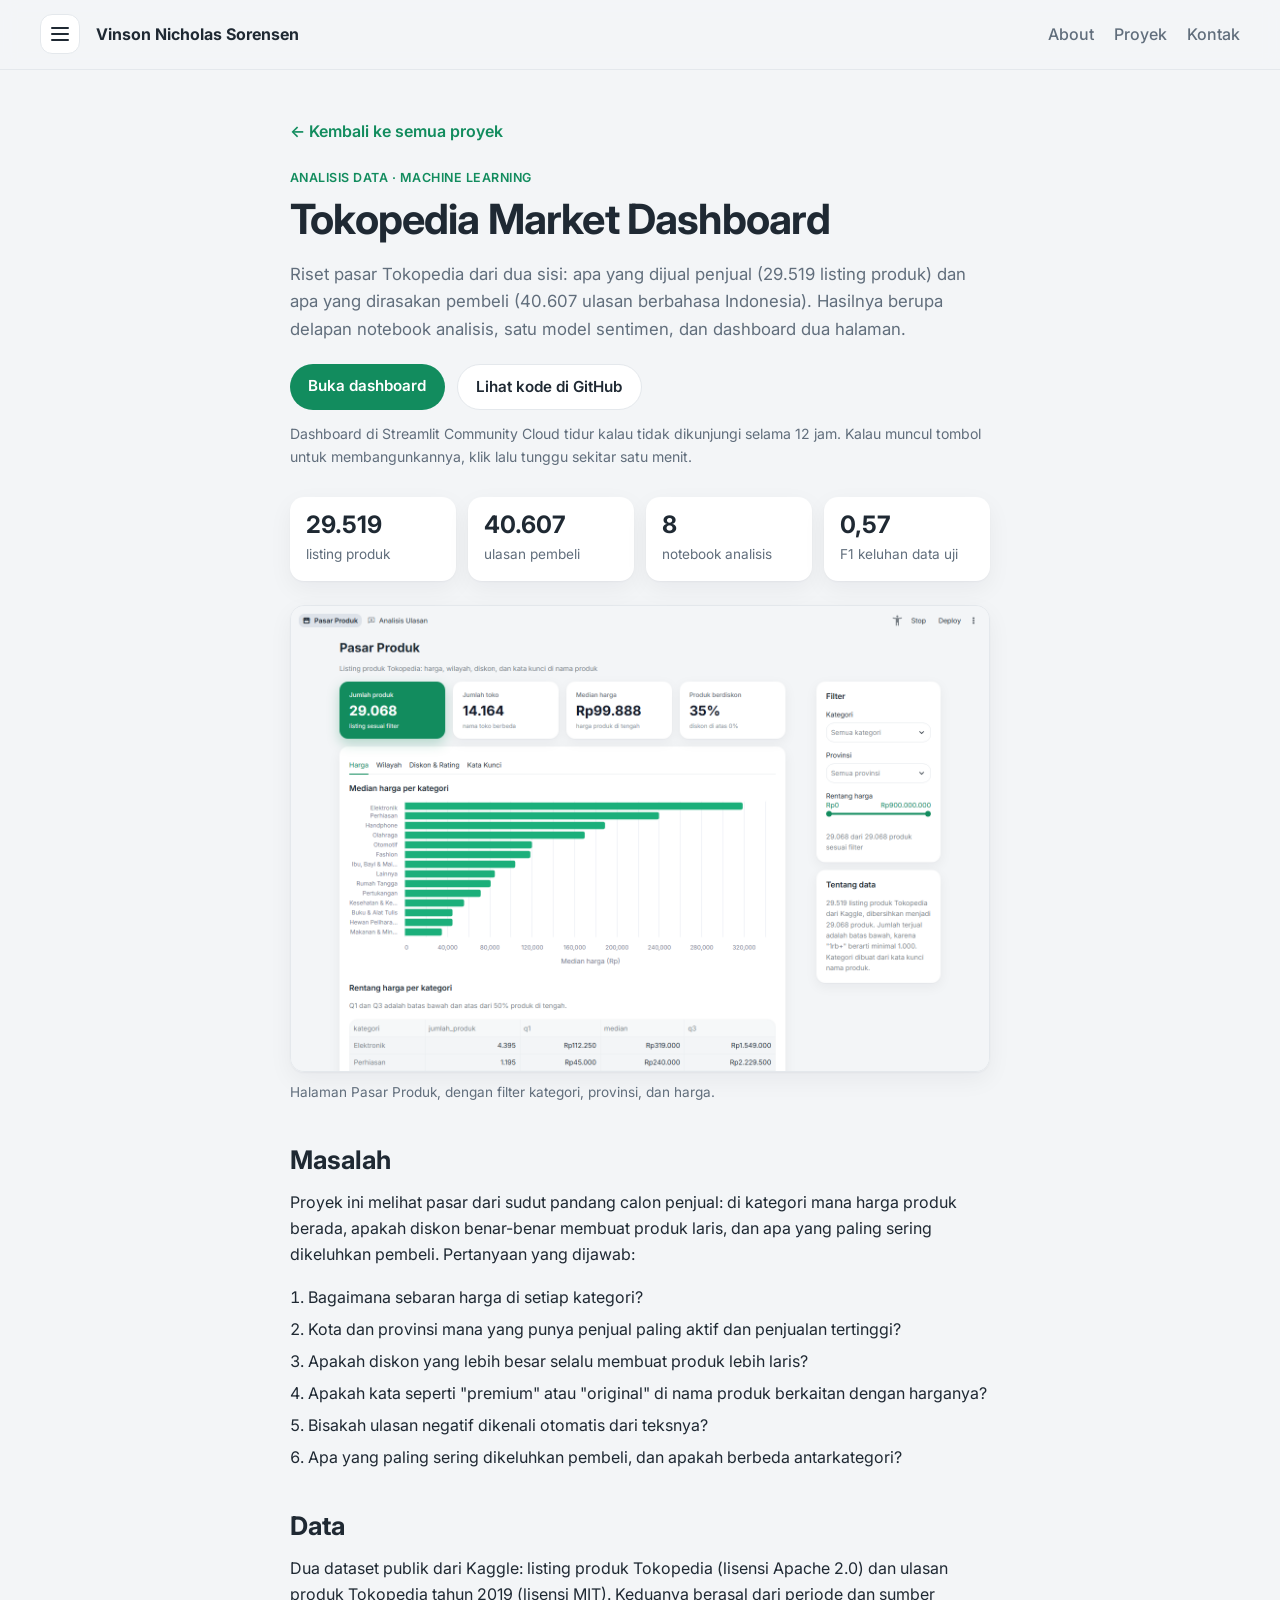
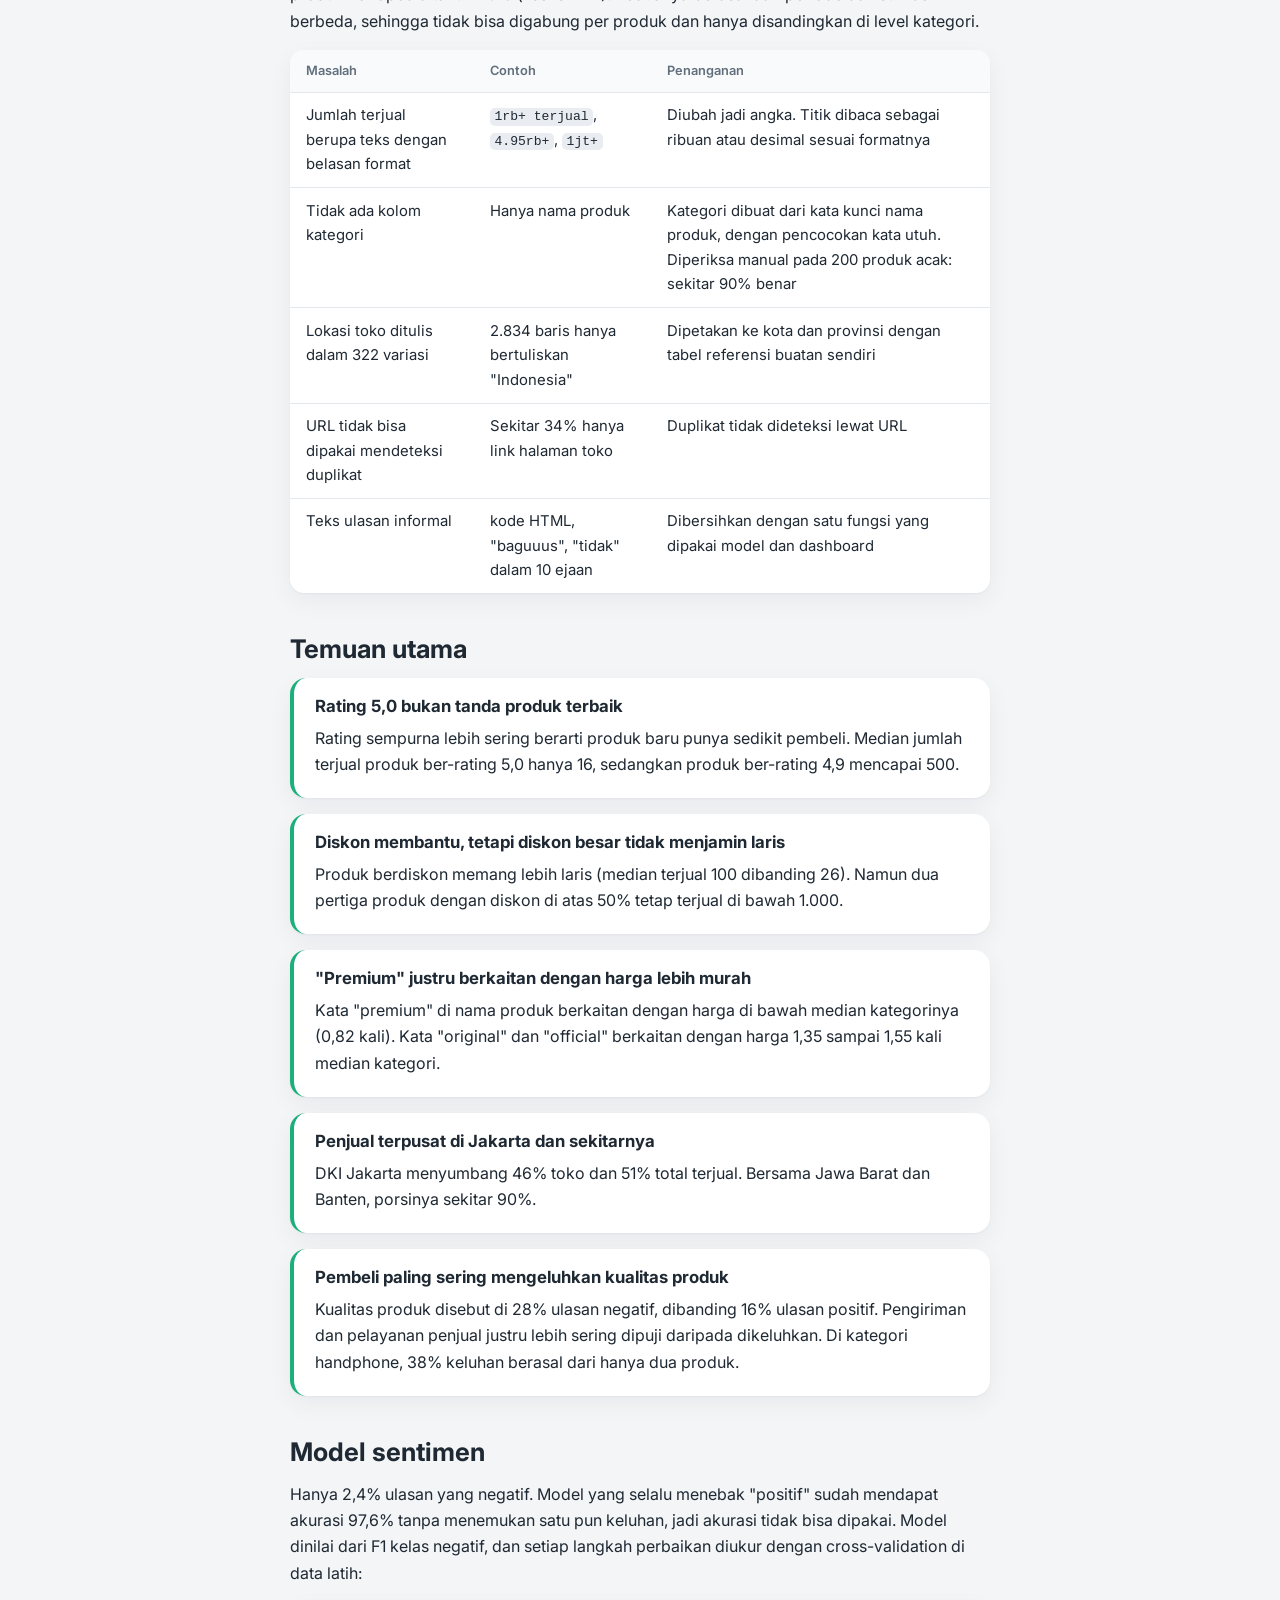
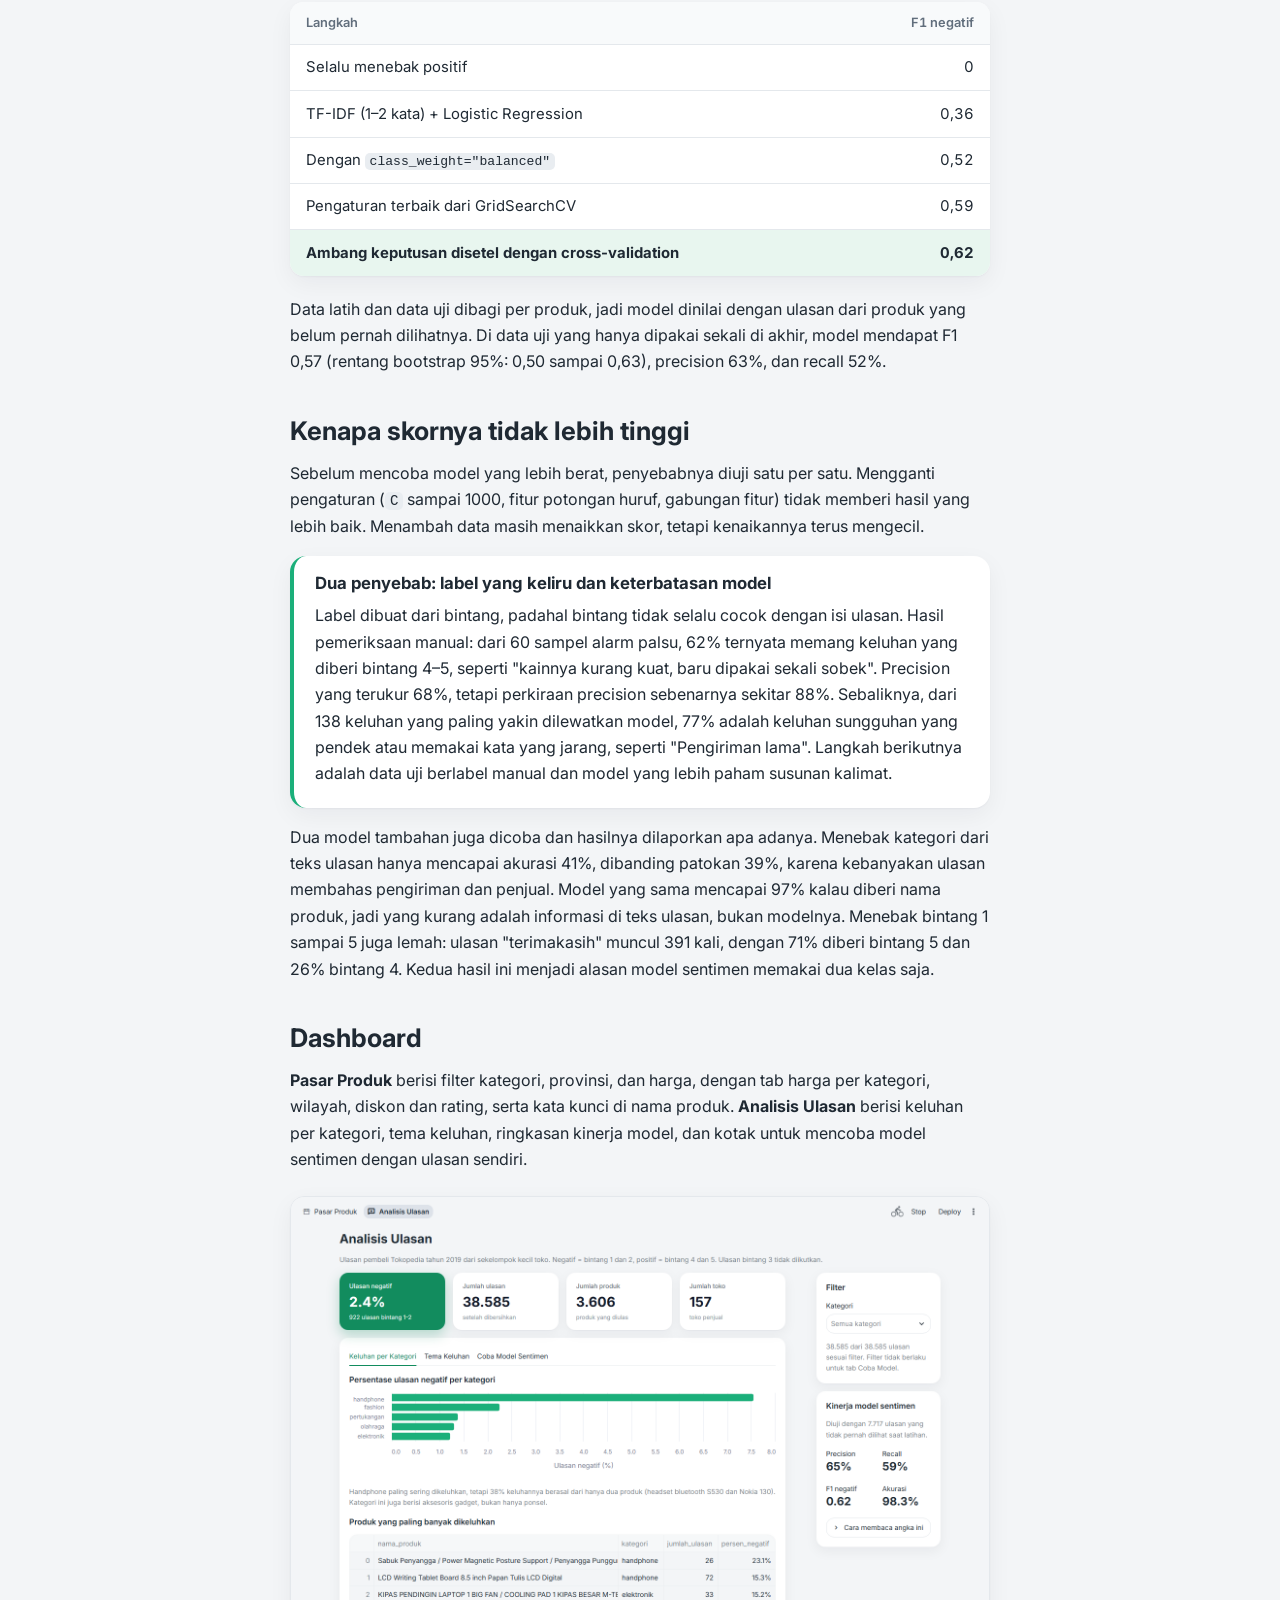
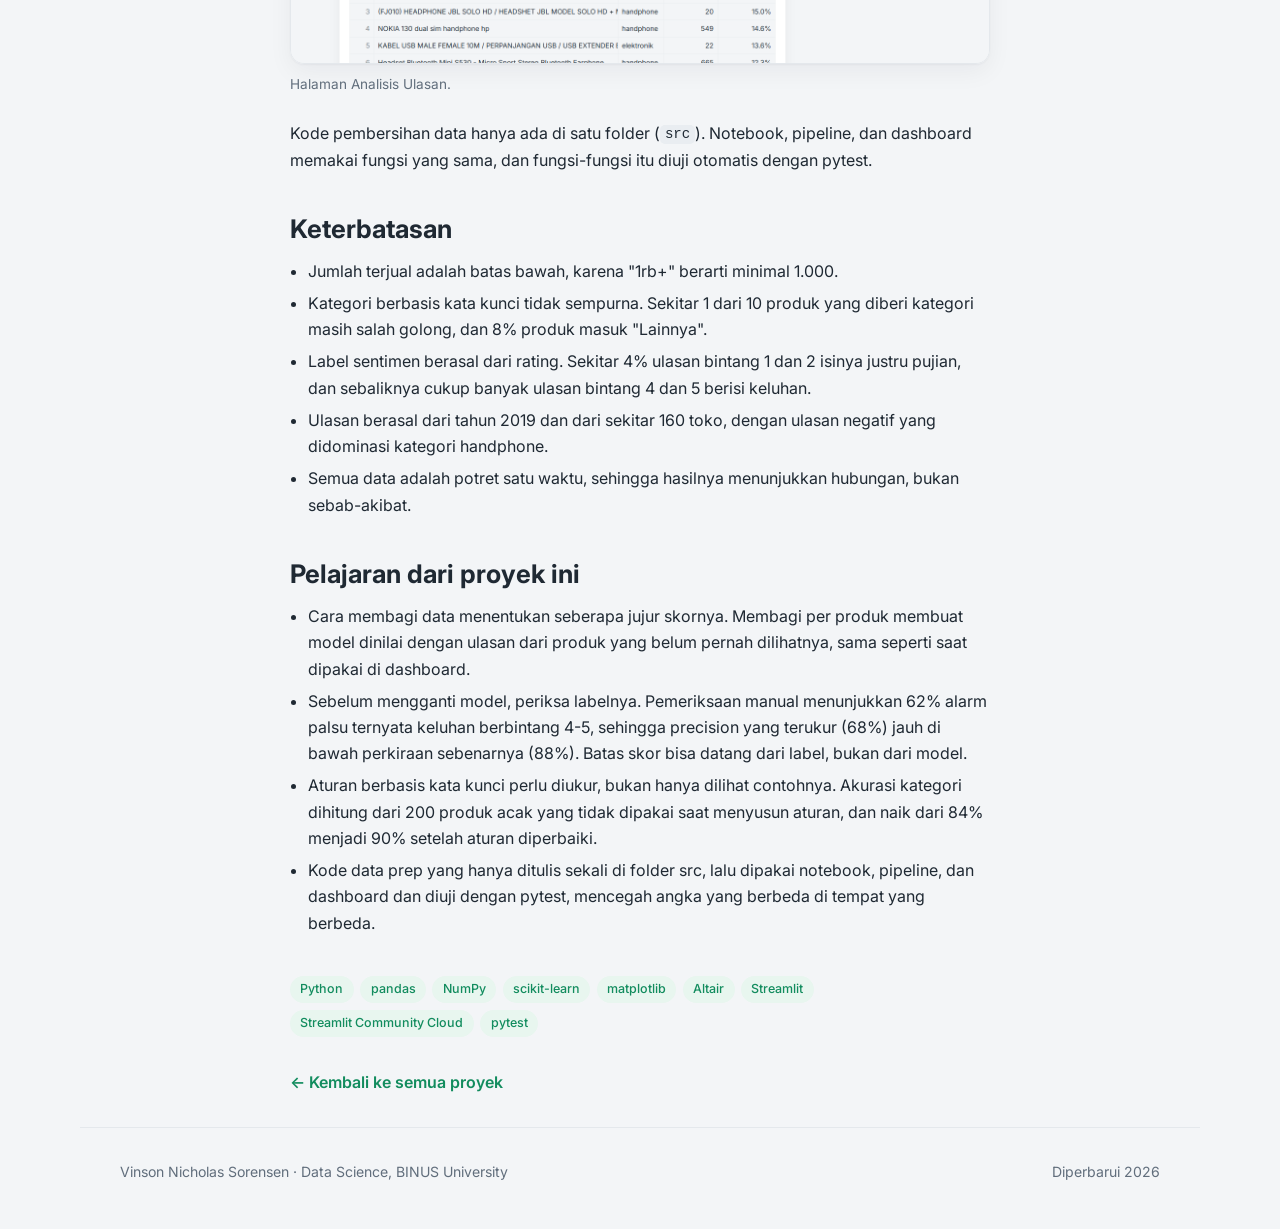
<file: proyek/tokopedia.html>
<!doctype html>
<html lang="id">
<head>
<meta charset="utf-8">
<meta name="viewport" content="width=device-width, initial-scale=1">
<title>Tokopedia Market Dashboard — Vinson Nicholas Sorensen</title>
<meta name="description" content="Riset pasar Tokopedia dari 29.519 listing produk dan 40.607 ulasan pembeli: delapan notebook analisis, model sentimen berbahasa Indonesia, dan dashboard Streamlit.">
<link rel="preconnect" href="https://fonts.googleapis.com">
<link rel="preconnect" href="https://fonts.gstatic.com" crossorigin>
<link href="https://fonts.googleapis.com/css2?family=Inter:wght@400;500;600;700&display=swap" rel="stylesheet">
<link rel="stylesheet" href="../styles.css">
</head>
<body>

<a class="lewati" href="#konten">Lewati ke konten utama</a>

<header class="header">
  <a class="header-nama" href="../index.html">Vinson Nicholas Sorensen</a>
  <nav class="header-menu" aria-label="Menu utama">
    <a href="../index.html#about">About</a>
    <a href="../index.html#proyek">Proyek</a>
    <a href="../index.html#kontak">Kontak</a>
  </nav>
</header>

<main id="konten" class="detail">

  <a class="kembali" href="../index.html#proyek">← Kembali ke semua proyek</a>

  <p class="label-kecil">Analisis data · Machine learning</p>
  <h1>Tokopedia Market Dashboard</h1>
  <p class="paragraf-besar">
    Riset pasar Tokopedia dari dua sisi: apa yang dijual penjual (29.519 listing produk) dan apa yang
    dirasakan pembeli (40.607 ulasan berbahasa Indonesia). Hasilnya berupa delapan notebook analisis,
    satu model sentimen, dan dashboard dua halaman.
  </p>

  <p class="detail-tautan">
    <a class="tombol tombol-utama" href="https://tokopedia-market-dashboard.streamlit.app/" target="_blank" rel="noopener">
      Buka dashboard
    </a>
    <a class="tombol tombol-garis" href="https://github.com/vinsonns24-lgtm/Tokopedia-Market-Dashboard" target="_blank" rel="noopener">
      Lihat kode di GitHub
    </a>
  </p>
  <p class="catatan-kecil">
    Dashboard di Streamlit Community Cloud tidur kalau tidak dikunjungi selama 12 jam. Kalau muncul
    tombol untuk membangunkannya, klik lalu tunggu sekitar satu menit.
  </p>

  <ul class="angka-kunci">
    <li><strong>29.519</strong><span>listing produk</span></li>
    <li><strong>40.607</strong><span>ulasan pembeli</span></li>
    <li><strong>8</strong><span>notebook analisis</span></li>
    <li><strong>0,57</strong><span>F1 keluhan data uji</span></li>
  </ul>

  <figure class="gambar">
    <img src="../assets/proyek/tokopedia-pasar-produk.png" alt="Halaman Pasar Produk: kartu ringkasan jumlah produk, jumlah toko, median harga, dan persentase produk berdiskon, grafik median harga per kategori, serta filter kategori, provinsi, dan rentang harga." width="1440" height="960" loading="lazy">
    <figcaption>Halaman Pasar Produk, dengan filter kategori, provinsi, dan harga.</figcaption>
  </figure>

  <!-- ------------------------------------------------------------ masalah -->
  <section class="detail-bagian">
    <h2>Masalah</h2>
    <p>
      Proyek ini melihat pasar dari sudut pandang calon penjual: di kategori mana harga produk berada,
      apakah diskon benar-benar membuat produk laris, dan apa yang paling sering dikeluhkan pembeli.
      Pertanyaan yang dijawab:
    </p>
    <ol class="poin">
      <li>Bagaimana sebaran harga di setiap kategori?</li>
      <li>Kota dan provinsi mana yang punya penjual paling aktif dan penjualan tertinggi?</li>
      <li>Apakah diskon yang lebih besar selalu membuat produk lebih laris?</li>
      <li>Apakah kata seperti "premium" atau "original" di nama produk berkaitan dengan harganya?</li>
      <li>Bisakah ulasan negatif dikenali otomatis dari teksnya?</li>
      <li>Apa yang paling sering dikeluhkan pembeli, dan apakah berbeda antarkategori?</li>
    </ol>
  </section>

  <!-- ------------------------------------------------------------ data -->
  <section class="detail-bagian">
    <h2>Data</h2>
    <p>
      Dua dataset publik dari Kaggle: listing produk Tokopedia (lisensi Apache 2.0) dan ulasan produk
      Tokopedia tahun 2019 (lisensi MIT). Keduanya berasal dari periode dan sumber berbeda, sehingga tidak
      bisa digabung per produk dan hanya disandingkan di level kategori.
    </p>
    <div class="tabel-bungkus">
      <table>
        <thead>
          <tr><th>Masalah</th><th>Contoh</th><th>Penanganan</th></tr>
        </thead>
        <tbody>
          <tr><td>Jumlah terjual berupa teks dengan belasan format</td><td><code>1rb+ terjual</code>, <code>4.95rb+</code>, <code>1jt+</code></td><td>Diubah jadi angka. Titik dibaca sebagai ribuan atau desimal sesuai formatnya</td></tr>
          <tr><td>Tidak ada kolom kategori</td><td>Hanya nama produk</td><td>Kategori dibuat dari kata kunci nama produk, dengan pencocokan kata utuh. Diperiksa manual pada 200 produk acak: sekitar 90% benar</td></tr>
          <tr><td>Lokasi toko ditulis dalam 322 variasi</td><td>2.834 baris hanya bertuliskan "Indonesia"</td><td>Dipetakan ke kota dan provinsi dengan tabel referensi buatan sendiri</td></tr>
          <tr><td>URL tidak bisa dipakai mendeteksi duplikat</td><td>Sekitar 34% hanya link halaman toko</td><td>Duplikat tidak dideteksi lewat URL</td></tr>
          <tr><td>Teks ulasan informal</td><td>kode HTML, "baguuus", "tidak" dalam 10 ejaan</td><td>Dibersihkan dengan satu fungsi yang dipakai model dan dashboard</td></tr>
        </tbody>
      </table>
    </div>
  </section>

  <!-- ------------------------------------------------------------ temuan -->
  <section class="detail-bagian">
    <h2>Temuan utama</h2>

    <div class="keputusan">
      <h3>Rating 5,0 bukan tanda produk terbaik</h3>
      <p>
        Rating sempurna lebih sering berarti produk baru punya sedikit pembeli. Median jumlah terjual
        produk ber-rating 5,0 hanya 16, sedangkan produk ber-rating 4,9 mencapai 500.
      </p>
    </div>

    <div class="keputusan">
      <h3>Diskon membantu, tetapi diskon besar tidak menjamin laris</h3>
      <p>
        Produk berdiskon memang lebih laris (median terjual 100 dibanding 26). Namun dua pertiga produk
        dengan diskon di atas 50% tetap terjual di bawah 1.000.
      </p>
    </div>

    <div class="keputusan">
      <h3>"Premium" justru berkaitan dengan harga lebih murah</h3>
      <p>
        Kata "premium" di nama produk berkaitan dengan harga di bawah median kategorinya (0,82 kali). Kata "original" dan
        "official" berkaitan dengan harga 1,35 sampai 1,55 kali median kategori.
      </p>
    </div>

    <div class="keputusan">
      <h3>Penjual terpusat di Jakarta dan sekitarnya</h3>
      <p>
        DKI Jakarta menyumbang 46% toko dan 51% total terjual. Bersama Jawa Barat dan Banten, porsinya
        sekitar 90%.
      </p>
    </div>

    <div class="keputusan">
      <h3>Pembeli paling sering mengeluhkan kualitas produk</h3>
      <p>
        Kualitas produk disebut di 28% ulasan negatif, dibanding 16% ulasan positif. Pengiriman dan
        pelayanan penjual justru lebih sering dipuji daripada dikeluhkan. Di kategori handphone, 38%
        keluhan berasal dari hanya dua produk.
      </p>
    </div>
  </section>

  <!-- ------------------------------------------------------------ model -->
  <section class="detail-bagian">
    <h2>Model sentimen</h2>
    <p>
      Hanya 2,4% ulasan yang negatif. Model yang selalu menebak "positif" sudah mendapat akurasi 97,6%
      tanpa menemukan satu pun keluhan, jadi akurasi tidak bisa dipakai. Model dinilai dari F1 kelas negatif,
      dan setiap langkah perbaikan diukur dengan cross-validation di data latih:
    </p>
    <div class="tabel-bungkus">
      <table>
        <thead>
          <tr><th>Langkah</th><th class="angka">F1 negatif</th></tr>
        </thead>
        <tbody>
          <tr><td>Selalu menebak positif</td><td class="angka">0</td></tr>
          <tr><td>TF-IDF (1–2 kata) + Logistic Regression</td><td class="angka">0,36</td></tr>
          <tr><td>Dengan <code>class_weight="balanced"</code></td><td class="angka">0,52</td></tr>
          <tr><td>Pengaturan terbaik dari GridSearchCV</td><td class="angka">0,59</td></tr>
          <tr class="baris-utama"><td>Ambang keputusan disetel dengan cross-validation</td><td class="angka">0,62</td></tr>
        </tbody>
      </table>
    </div>
    <p>
      Data latih dan data uji dibagi per produk, jadi model dinilai dengan ulasan dari produk yang belum
      pernah dilihatnya. Di data uji yang hanya dipakai sekali di akhir, model mendapat F1 0,57
      (rentang bootstrap 95%: 0,50 sampai 0,63), precision 63%, dan recall 52%.
    </p>
  </section>

  <!-- ------------------------------------------------------------ batas model -->
  <section class="detail-bagian">
    <h2>Kenapa skornya tidak lebih tinggi</h2>
    <p>
      Sebelum mencoba model yang lebih berat, penyebabnya diuji satu per satu. Mengganti pengaturan
      (<code>C</code> sampai 1000, fitur potongan huruf, gabungan fitur) tidak memberi hasil yang lebih baik.
      Menambah data masih menaikkan skor, tetapi kenaikannya terus mengecil.
    </p>
    <div class="keputusan">
      <h3>Dua penyebab: label yang keliru dan keterbatasan model</h3>
      <p>
        Label dibuat dari bintang, padahal bintang tidak selalu cocok dengan isi ulasan. Hasil pemeriksaan
        manual: dari 60 sampel alarm palsu, 62% ternyata memang keluhan yang diberi bintang 4–5, seperti
        "kainnya kurang kuat, baru dipakai sekali sobek". Precision yang terukur 68%, tetapi perkiraan
        precision sebenarnya sekitar 88%. Sebaliknya, dari 138 keluhan yang paling yakin dilewatkan model,
        77% adalah keluhan sungguhan yang pendek atau memakai kata yang jarang, seperti "Pengiriman lama".
        Langkah berikutnya adalah data uji berlabel manual dan model yang lebih paham susunan kalimat.
      </p>
    </div>
    <p>
      Dua model tambahan juga dicoba dan hasilnya dilaporkan apa adanya. Menebak kategori dari teks ulasan
      hanya mencapai akurasi 41%, dibanding patokan 39%, karena kebanyakan ulasan membahas pengiriman dan
      penjual. Model yang sama mencapai 97% kalau diberi nama produk, jadi yang kurang adalah informasi di
      teks ulasan, bukan modelnya. Menebak bintang 1 sampai 5 juga lemah: ulasan "terimakasih" muncul 391 kali,
      dengan 71% diberi bintang 5 dan 26% bintang 4. Kedua hasil ini menjadi alasan model sentimen memakai
      dua kelas saja.
    </p>
  </section>

  <!-- ------------------------------------------------------------ dashboard -->
  <section class="detail-bagian">
    <h2>Dashboard</h2>
    <p>
      <strong>Pasar Produk</strong> berisi filter kategori, provinsi, dan harga, dengan tab harga per
      kategori, wilayah, diskon dan rating, serta kata kunci di nama produk.
      <strong>Analisis Ulasan</strong> berisi keluhan per kategori, tema keluhan, ringkasan kinerja model,
      dan kotak untuk mencoba model sentimen dengan ulasan sendiri.
    </p>
    <figure class="gambar">
      <img src="../assets/proyek/tokopedia-analisis-ulasan.png" alt="Halaman Analisis Ulasan dashboard Tokopedia." width="1440" height="960" loading="lazy">
      <figcaption>Halaman Analisis Ulasan.</figcaption>
    </figure>
    <p>
      Kode pembersihan data hanya ada di satu folder (<code>src</code>). Notebook, pipeline, dan dashboard
      memakai fungsi yang sama, dan fungsi-fungsi itu diuji otomatis dengan pytest.
    </p>
  </section>

  <!-- ------------------------------------------------------------ keterbatasan -->
  <section class="detail-bagian">
    <h2>Keterbatasan</h2>
    <ul class="poin">
      <li>Jumlah terjual adalah batas bawah, karena "1rb+" berarti minimal 1.000.</li>
      <li>Kategori berbasis kata kunci tidak sempurna. Sekitar 1 dari 10 produk yang diberi kategori masih salah golong, dan 8% produk masuk "Lainnya".</li>
      <li>Label sentimen berasal dari rating. Sekitar 4% ulasan bintang 1 dan 2 isinya justru pujian, dan sebaliknya cukup banyak ulasan bintang 4 dan 5 berisi keluhan.</li>
      <li>Ulasan berasal dari tahun 2019 dan dari sekitar 160 toko, dengan ulasan negatif yang didominasi kategori handphone.</li>
      <li>Semua data adalah potret satu waktu, sehingga hasilnya menunjukkan hubungan, bukan sebab-akibat.</li>
    </ul>
  </section>

  <!-- ------------------------------------------------------------ pelajaran -->
  <section class="detail-bagian">
    <h2>Pelajaran dari proyek ini</h2>
    <ul class="poin">
      <li>Cara membagi data menentukan seberapa jujur skornya. Membagi per produk membuat model dinilai dengan ulasan dari produk yang belum pernah dilihatnya, sama seperti saat dipakai di dashboard.</li>
      <li>Sebelum mengganti model, periksa labelnya. Pemeriksaan manual menunjukkan 62% alarm palsu ternyata keluhan berbintang 4-5, sehingga precision yang terukur (68%) jauh di bawah perkiraan sebenarnya (88%). Batas skor bisa datang dari label, bukan dari model.</li>
      <li>Aturan berbasis kata kunci perlu diukur, bukan hanya dilihat contohnya. Akurasi kategori dihitung dari 200 produk acak yang tidak dipakai saat menyusun aturan, dan naik dari 84% menjadi 90% setelah aturan diperbaiki.</li>
      <li>Kode data prep yang hanya ditulis sekali di folder src, lalu dipakai notebook, pipeline, dan dashboard dan diuji dengan pytest, mencegah angka yang berbeda di tempat yang berbeda.</li>
    </ul>
  </section>

  <ul class="tag detail-tag">
    <li>Python</li><li>pandas</li><li>NumPy</li><li>scikit-learn</li><li>matplotlib</li><li>Altair</li><li>Streamlit</li><li>Streamlit Community Cloud</li><li>pytest</li>
  </ul>

  <a class="kembali" href="../index.html#proyek">← Kembali ke semua proyek</a>

</main>

<footer class="footer">
  <p>Vinson Nicholas Sorensen · Data Science, BINUS University</p>
  <p>Diperbarui <span id="tahun">2026</span></p>
</footer>

<script src="../script.js"></script>
</body>
</html>
</file>
<file: styles.css>
:root {
  --hijau: #1baf7a;
  --hijau-tua: #128c5e;
  --latar: #f3f5f7;
  --kartu: #ffffff;
  --teks: #1f2933;
  --teks-lembut: #616e7c;
  --garis: #e4e8ec;
  --bayangan: 0 1px 2px rgba(16, 24, 40, 0.04), 0 8px 24px rgba(16, 24, 40, 0.05);
  --lebar: 1120px;
}

* { box-sizing: border-box; }

/* Atribut hidden harus mengalahkan display dari kelas, misalnya pada tombol unduh */
[hidden] { display: none !important; }

body {
  margin: 0;
  background: var(--latar);
  color: var(--teks);
  font-family: Inter, system-ui, -apple-system, "Segoe UI", sans-serif;
  font-size: 16px;
  line-height: 1.65;
  -webkit-font-smoothing: antialiased;
}

h1, h2, h3 { line-height: 1.25; margin: 0; overflow-wrap: break-word; }
p { margin: 0 0 1rem; }
img { max-width: 100%; display: block; }

a { color: var(--hijau-tua); }
a:focus-visible,
.tombol:focus-visible { outline: 3px solid var(--hijau); outline-offset: 3px; border-radius: 6px; }

.lewati {
  position: absolute;
  left: -9999px;
  background: var(--kartu);
  padding: 0.6rem 1rem;
  border-radius: 999px;
}
.lewati:focus { left: 1rem; top: 1rem; z-index: 10; }

.label-kecil {
  font-size: 0.78rem;
  font-weight: 600;
  letter-spacing: 0.04em;
  text-transform: uppercase;
  color: var(--hijau-tua);
  margin: 0 0 0.35rem;
}

/* ---------------------------------------------------------------- header */
.header {
  position: sticky;
  top: 0;
  z-index: 5;
  display: flex;
  flex-wrap: wrap;
  align-items: center;
  gap: 1rem;
  padding: 0.9rem clamp(1rem, 4vw, 2.5rem);
  background: rgba(243, 245, 247, 0.88);
  backdrop-filter: blur(8px);
  border-bottom: 1px solid var(--garis);
}

.header-nama {
  font-weight: 700;
  text-decoration: none;
  color: var(--teks);
  margin-right: auto;
}

.header-menu { display: flex; gap: 1.25rem; }
.header-menu a {
  color: var(--teks-lembut);
  text-decoration: none;
  font-weight: 500;
}
.header-menu a:hover { color: var(--hijau-tua); }

/* ---------------------------------------------------------------- tombol */
.tombol {
  display: inline-block;
  padding: 0.6rem 1.15rem;
  border-radius: 999px;
  font-weight: 600;
  font-size: 0.95rem;
  text-decoration: none;
  transition: transform 0.15s ease, background 0.15s ease;
}
.tombol:hover { transform: translateY(-1px); }

.tombol-utama { background: var(--hijau-tua); color: #ffffff; }
.tombol-utama:hover { background: #0f7850; }

.tombol-garis {
  background: var(--kartu);
  color: var(--teks);
  border: 1px solid var(--garis);
}
.tombol-garis:hover { border-color: var(--hijau); color: var(--hijau-tua); }

/* ---------------------------------------------------------------- hero */
/* Foto di kiri, perkenalan singkat dan tautan di kanan */
.hero {
  max-width: var(--lebar);
  margin: 0 auto;
  padding: clamp(2.5rem, 6vw, 4.5rem) clamp(1rem, 4vw, 2.5rem) 1rem;
  display: grid;
  grid-template-columns: auto minmax(0, 1fr);
  gap: clamp(1.5rem, 4vw, 3rem);
  align-items: center;
}

.hero h1 {
  font-size: clamp(2rem, 4.5vw, 3rem);
  letter-spacing: -0.02em;
}
.hero .label-kecil { margin-bottom: 0.4rem; }

.hero-peran {
  font-size: clamp(1.05rem, 2vw, 1.2rem);
  color: var(--teks-lembut);
  margin: 0.5rem 0 1.5rem;
}

/* Dipakai di pembuka halaman detail proyek */
.paragraf-besar {
  font-size: 1.05rem;
  color: var(--teks-lembut);
  max-width: 46ch;
}

.hero-aksi { display: flex; flex-wrap: wrap; gap: 0.75rem; margin-bottom: 1.25rem; }

/* Foto kecil dan bulat. object-position menjaga wajah tetap di tengah lingkaran
   untuk foto potret yang kepalanya ada di sepertiga atas. */
.foto {
  width: 200px;
  height: auto;
  aspect-ratio: 1 / 1;
  object-fit: cover;
  object-position: 50% 10%;
  border-radius: 50%;
  border: 4px solid var(--kartu);
  background: var(--kartu);
  box-shadow: var(--bayangan);
}

/* Kartu GitHub dan LinkedIn dengan warna khas masing-masing */
.profil-sosial {
  display: grid;
  grid-template-columns: repeat(auto-fit, minmax(min(100%, 220px), 1fr));
  gap: 0.75rem;
  max-width: 520px;
}
.sosial {
  display: flex;
  align-items: center;
  gap: 0.85rem;
  padding: 0.9rem 1.1rem;
  border-radius: 16px;
  color: #ffffff;
  text-decoration: none;
  box-shadow: var(--bayangan);
  transition: transform 0.15s ease, filter 0.15s ease;
}
.sosial:hover { transform: translateY(-2px); filter: brightness(1.12); }
.sosial:focus-visible { outline: 3px solid var(--hijau); outline-offset: 3px; }
.sosial-github { background: #24292f; }
.sosial-linkedin { background: #0a66c2; }
.sosial svg { width: 28px; height: 28px; flex: none; fill: currentColor; }
.sosial-teks { display: flex; flex-direction: column; min-width: 0; line-height: 1.3; }
.sosial-teks strong { font-size: 1rem; }
.sosial-teks span { font-size: 0.82rem; opacity: 0.85; overflow: hidden; text-overflow: ellipsis; white-space: nowrap; }
.sosial-panah { margin-left: auto; font-size: 1.1rem; opacity: 0.8; }

/* ---------------------------------------------------------------- bagian */
.bagian {
  max-width: var(--lebar);
  margin: 0 auto;
  padding: clamp(2rem, 5vw, 3.5rem) clamp(1rem, 4vw, 2.5rem);
}

.bagian-judul { margin-bottom: 1.5rem; }
.bagian-judul h2 { font-size: clamp(1.4rem, 3vw, 1.8rem); }
.bagian-judul p { color: var(--teks-lembut); margin: 0.35rem 0 0; }

/* ---------------------------------------------------------------- kartu proyek */
.kartu-grid {
  display: grid;
  grid-template-columns: repeat(auto-fill, minmax(min(100%, 280px), 1fr));
  gap: 1.25rem;
}

/* Kartu dibuat kolom supaya tombol aksi selalu di dasar kartu,
   sejajar antar kartu dalam satu baris */
.kartu {
  display: flex;
  flex-direction: column;
  background: var(--kartu);
  border-radius: 20px;
  padding: 1.4rem 1.5rem 1.5rem;
  box-shadow: var(--bayangan);
}

.kartu h3 { font-size: 1.2rem; margin-bottom: 0.6rem; }
.kartu h3 a { color: var(--teks); text-decoration: none; }
.kartu h3 a:hover { color: var(--hijau-tua); text-decoration: underline; }

.kartu p { color: var(--teks-lembut); }

.poin { margin: 0 0 1rem; padding-left: 1.1rem; color: var(--teks-lembut); }
.poin li { margin-bottom: 0.35rem; }

.tag {
  display: flex;
  flex-wrap: wrap;
  gap: 0.4rem;
  list-style: none;
  padding: 0;
  margin: 0 0 1rem;
}
.tag li {
  font-size: 0.78rem;
  font-weight: 500;
  color: var(--hijau-tua);
  background: #e8f6ef;
  border-radius: 999px;
  padding: 0.2rem 0.65rem;
}

/* Tiga pilihan di dasar kartu: demo, GitHub, dan penjelasan lengkap */
.kartu-aksi {
  list-style: none;
  padding: 1rem 0 0;
  margin: auto 0 0;
  border-top: 1px solid var(--garis);
  display: flex;
  flex-wrap: wrap;
  gap: 0.5rem;
}
.kartu-aksi a {
  display: inline-block;
  padding: 0.4rem 0.85rem;
  border-radius: 999px;
  border: 1px solid var(--garis);
  background: var(--kartu);
  color: var(--teks);
  font-size: 0.85rem;
  font-weight: 600;
  text-decoration: none;
  transition: border-color 0.15s ease, color 0.15s ease, background 0.15s ease;
}
.kartu-aksi a:hover { border-color: var(--hijau); color: var(--hijau-tua); }
/* Penjelasan lengkap selalu satu baris penuh di paling bawah, supaya posisinya sama di semua kartu */
.kartu-aksi li:has(.aksi-detail) { flex-basis: 100%; }
.kartu-aksi .aksi-detail { display: block; text-align: center; background: var(--hijau-tua); border-color: var(--hijau-tua); color: #ffffff; }
.kartu-aksi .aksi-detail:hover { background: #0f7850; color: #ffffff; }

.kartu-kosong {
  background: transparent;
  border: 1.5px dashed #ccd4dc;
  box-shadow: none;
}
.kartu-kosong:hover { transform: none; box-shadow: none; }

/* ---------------------------------------------------------------- tentang & kontak */
.tentang {
  background: var(--kartu);
  border-radius: 20px;
  padding: 1.6rem 1.75rem;
  box-shadow: var(--bayangan);
}
.tentang p { max-width: 75ch; }
.tentang p:last-child { margin-bottom: 0; }

/* Isi CV di bawah paragraf tentang: pengalaman di kiri, sisanya di kanan */
.profil-grid {
  display: grid;
  grid-template-columns: minmax(0, 1.3fr) minmax(0, 1fr);
  gap: 1.25rem;
  margin-top: 1.25rem;
  align-items: start;
}
.profil-kolom { display: grid; gap: 1.25rem; }

.profil-blok {
  background: var(--kartu);
  border-radius: 20px;
  padding: 1.4rem 1.5rem;
  box-shadow: var(--bayangan);
}
.profil-blok h3 { font-size: 1.05rem; margin-bottom: 1rem; }
.profil-blok .tag { margin: 0; }

.riwayat { list-style: none; padding: 0; margin: 0; }
.riwayat li { padding-left: 1rem; border-left: 2px solid var(--garis); }
.riwayat li + li { margin-top: 1.1rem; }
.riwayat strong { display: block; font-size: 0.95rem; line-height: 1.4; }
.riwayat-tempat { display: block; font-size: 0.82rem; color: var(--hijau-tua); font-weight: 500; margin: 0.15rem 0 0.3rem; }
.riwayat p { margin: 0; font-size: 0.9rem; color: var(--teks-lembut); }

.daftar-ringkas { list-style: none; padding: 0; margin: 0; }
.daftar-ringkas li {
  display: flex;
  justify-content: space-between;
  align-items: baseline;
  gap: 1rem;
  padding: 0.55rem 0;
  border-bottom: 1px solid var(--garis);
  font-size: 0.92rem;
}
.daftar-ringkas li:first-child { padding-top: 0; }
.daftar-ringkas li:last-child { border-bottom: none; padding-bottom: 0; }
.daftar-ringkas span { color: var(--teks-lembut); font-size: 0.85rem; white-space: nowrap; }

.kontak-daftar {
  display: grid;
  grid-template-columns: repeat(auto-fit, minmax(248px, 1fr));
  gap: 1rem;
  list-style: none;
  padding: 0;
  margin: 0;
}
.kontak-daftar li {
  background: var(--kartu);
  border-radius: 16px;
  padding: 1rem 1.2rem;
  box-shadow: var(--bayangan);
}
.kontak-daftar .label-kecil { display: block; }
.kontak-daftar a { font-weight: 600; font-size: 0.88rem; text-decoration: none; word-break: break-word; }
.kontak-daftar a:hover { text-decoration: underline; }

/* ---------------------------------------------------------------- halaman detail proyek */
.detail {
  max-width: 780px;
  margin: 0 auto;
  padding: clamp(1.5rem, 5vw, 3rem) clamp(1rem, 4vw, 2.5rem) 2rem;
}

.detail h1 {
  font-size: clamp(1.8rem, 4.5vw, 2.6rem);
  letter-spacing: -0.02em;
  margin-bottom: 0.9rem;
}
.detail .paragraf-besar { max-width: none; }

.kembali {
  display: inline-block;
  margin-bottom: 1.5rem;
  font-weight: 600;
  text-decoration: none;
}
.kembali:hover { text-decoration: underline; }
.detail > .kembali:last-child { margin: 1rem 0 0; }

.detail-tautan { display: flex; flex-wrap: wrap; gap: 0.75rem; margin: 1.25rem 0 0.75rem; }
.detail-tautan + :not(.catatan-kecil) { margin-top: 1.75rem; }
.detail-tautan + .catatan-kecil { margin-bottom: 1.75rem; }

.gambar { margin: 1.5rem 0; }
.gambar img {
  width: 100%;
  height: auto;
  border-radius: 14px;
  border: 1px solid var(--garis);
  box-shadow: var(--bayangan);
}
.gambar figcaption { margin-top: 0.6rem; font-size: 0.85rem; color: var(--teks-lembut); }

/* Dua screenshot bersebelahan di layar lebar, satu kolom di ponsel */
.galeri {
  display: grid;
  grid-template-columns: repeat(auto-fit, minmax(min(100%, 300px), 1fr));
  gap: 1.25rem;
  margin: 1.5rem 0;
}
.galeri .gambar { margin: 0; }

.angka-kunci {
  display: grid;
  grid-template-columns: repeat(auto-fit, minmax(140px, 1fr));
  gap: 0.75rem;
  list-style: none;
  padding: 0;
  margin: 0 0 1rem;
}
.angka-kunci li {
  background: var(--kartu);
  border-radius: 14px;
  padding: 0.9rem 1rem;
  box-shadow: var(--bayangan);
}
.angka-kunci strong { display: block; font-size: 1.5rem; line-height: 1.2; }
.angka-kunci span { font-size: 0.85rem; color: var(--teks-lembut); }

.detail-bagian { margin-top: 2.5rem; }
.detail-bagian h2 { font-size: clamp(1.3rem, 3vw, 1.6rem); margin-bottom: 0.8rem; }
.detail-bagian p,
.detail-bagian .poin { color: var(--teks); }

code {
  font-family: ui-monospace, "Cascadia Code", Consolas, monospace;
  font-size: 0.88em;
  background: #e9edf1;
  border-radius: 5px;
  padding: 0.1em 0.35em;
  overflow-wrap: anywhere;
}

/* Tabel boleh digeser ke samping di layar kecil, tanpa membuat seluruh halaman ikut bergeser */
.tabel-bungkus {
  overflow-x: auto;
  margin: 0 0 1.25rem;
  background: var(--kartu);
  border-radius: 14px;
  box-shadow: var(--bayangan);
}
table { width: 100%; border-collapse: collapse; font-size: 0.93rem; }
/* Tabel tiga kolom ke atas dijaga tetap lebar, lalu digeser ke samping di layar kecil */
table:has(th:nth-child(3)) { min-width: 34rem; }
th, td { text-align: left; padding: 0.65rem 1rem; border-bottom: 1px solid var(--garis); vertical-align: top; }
th { font-size: 0.8rem; font-weight: 600; color: var(--teks-lembut); background: #f8fafb; }
tbody tr:last-child td { border-bottom: none; }
.angka { text-align: right; font-variant-numeric: tabular-nums; white-space: nowrap; }
.baris-utama td { font-weight: 700; background: #e8f6ef; }

.catatan-kecil { font-size: 0.88rem; color: var(--teks-lembut) !important; }

/* Alur pipeline: langkah bernomor yang tersambung garis */
.alur {
  list-style: none;
  counter-reset: langkah;
  padding: 0;
  margin: 0;
}
.alur li {
  counter-increment: langkah;
  position: relative;
  padding: 0 0 1.1rem 3rem;
}
.alur li::before {
  content: counter(langkah);
  position: absolute;
  left: 0;
  top: 0;
  width: 2rem;
  height: 2rem;
  border-radius: 50%;
  background: var(--hijau-tua);
  color: #ffffff;
  font-weight: 700;
  font-size: 0.9rem;
  display: grid;
  place-items: center;
}
.alur li:not(:last-child)::after {
  content: "";
  position: absolute;
  left: calc(1rem - 1px);
  top: 2.2rem;
  bottom: 0.2rem;
  width: 2px;
  background: var(--garis);
}
.alur strong { display: block; line-height: 2rem; }
.alur span { color: var(--teks-lembut); }

.keputusan {
  background: var(--kartu);
  border-radius: 16px;
  border-left: 4px solid var(--hijau);
  padding: 1.1rem 1.3rem 0.3rem;
  margin-bottom: 1rem;
  box-shadow: var(--bayangan);
}
.keputusan h3 { font-size: 1.05rem; margin-bottom: 0.5rem; }

.detail-tag { margin-top: 2.5rem; }

/* ---------------------------------------------------------------- footer */
.footer {
  max-width: var(--lebar);
  margin: 0 auto;
  padding: 2rem clamp(1rem, 4vw, 2.5rem) 3rem;
  display: flex;
  flex-wrap: wrap;
  justify-content: space-between;
  gap: 0.5rem;
  color: var(--teks-lembut);
  font-size: 0.88rem;
  border-top: 1px solid var(--garis);
}
.footer p { margin: 0; }

/* ---------------------------------------------------------------- layar kecil */
@media (max-width: 820px) {
  /* minmax(0, 1fr) supaya kolom boleh menyusut mengikuti lebar layar */
  .hero { grid-template-columns: minmax(0, 1fr); }
  .hero-teks { min-width: 0; }
  .foto { justify-self: start; }
  .foto { width: 130px; }
  .profil-grid { grid-template-columns: minmax(0, 1fr); }
  .header { gap: 0.6rem; }
  /* Di layar kecil, menu teks disembunyikan karena isinya sudah ada di laci */
  .header-menu { display: none; }
}

/* ---------------------------------------------------------------- menu samping (laci) */
/* Tombol tiga garis di kiri header */
.tombol-menu {
  display: grid;
  place-content: center;
  gap: 4px;
  width: 40px;
  height: 40px;
  padding: 0;
  border: 1px solid var(--garis);
  border-radius: 12px;
  background: var(--kartu);
  cursor: pointer;
  transition: border-color 0.15s ease, transform 0.15s ease;
}
.tombol-menu span { display: block; width: 18px; height: 2px; border-radius: 2px; background: var(--teks); }
.tombol-menu:hover { border-color: var(--hijau); }
.tombol-menu:hover span { background: var(--hijau-tua); }
.tombol-menu:active { transform: scale(0.94); }
.tombol-menu:focus-visible { outline: 3px solid var(--hijau); outline-offset: 3px; }

.laci-latar {
  position: fixed;
  inset: 0;
  z-index: 20;
  background: rgba(16, 24, 40, 0.35);
  opacity: 0;
  visibility: hidden;
  transition: opacity 0.3s ease, visibility 0s linear 0.3s;
}

/* Saat tertutup, laci disembunyikan dengan visibility supaya tautannya tidak bisa dijangkau tombol Tab */
.laci {
  position: fixed;
  top: 0;
  left: 0;
  z-index: 21;
  width: min(320px, 86vw);
  height: 100vh;
  height: 100dvh;
  overflow-y: auto;
  padding: 1rem 1.25rem 2rem;
  background: var(--kartu);
  box-shadow: 8px 0 32px rgba(16, 24, 40, 0.15);
  transform: translateX(-100%);
  visibility: hidden;
  transition: transform 0.3s ease, visibility 0s linear 0.3s;
}
body.laci-buka .laci { transform: none; visibility: visible; transition: transform 0.3s ease; }
body.laci-buka .laci-latar { opacity: 1; visibility: visible; transition: opacity 0.3s ease; }
body.laci-buka { overflow: hidden; }

.laci-kepala {
  display: flex;
  align-items: center;
  justify-content: space-between;
  gap: 0.75rem;
  padding-bottom: 0.9rem;
  margin-bottom: 0.5rem;
  border-bottom: 1px solid var(--garis);
}
.laci-nama { font-weight: 700; }
.laci-tutup {
  width: 36px;
  height: 36px;
  flex: none;
  border: none;
  border-radius: 10px;
  background: var(--latar);
  color: var(--teks);
  font-size: 1.4rem;
  line-height: 1;
  cursor: pointer;
}
.laci-tutup:hover { color: var(--hijau-tua); }
.laci-tutup:focus-visible { outline: 3px solid var(--hijau); outline-offset: 2px; }

.laci-judul {
  margin: 1.25rem 0 0.4rem;
  font-size: 0.75rem;
  font-weight: 600;
  letter-spacing: 0.05em;
  text-transform: uppercase;
  color: var(--teks-lembut);
}
.laci ul { list-style: none; padding: 0; margin: 0; }
.laci li a {
  display: block;
  padding: 0.55rem 0.75rem;
  border-radius: 10px;
  color: var(--teks);
  font-weight: 500;
  font-size: 0.95rem;
  text-decoration: none;
  transition: background 0.15s ease, color 0.15s ease, padding-left 0.15s ease;
}
.laci li a:hover { background: #e8f6ef; color: var(--hijau-tua); padding-left: 1rem; }
.laci li a[aria-current="page"] { background: #e8f6ef; color: var(--hijau-tua); font-weight: 600; }

/* ---------------------------------------------------------------- interaksi dan transisi */
/* Halaman baru muncul dengan sedikit geser ke atas. "backwards" supaya setelah animasi selesai,
   transform kembali bebas dipakai oleh transisi keluar di bawah. */
main, .footer { animation: halaman-masuk 0.45s ease backwards; }
@keyframes halaman-masuk {
  from { opacity: 0; transform: translateY(12px); }
  to { opacity: 1; transform: none; }
}

/* Halaman memudar keluar sebelum pindah ke halaman lain (kelas dipasang oleh script.js) */
body.keluar main,
body.keluar .footer {
  opacity: 0;
  transform: translateY(-8px);
  transition: opacity 0.2s ease, transform 0.2s ease;
}

/* Elemen muncul perlahan saat digulir ke layar (kelas dipasang oleh script.js) */
.muncul { opacity: 0; transform: translateY(18px); transition: opacity 0.55s ease, transform 0.55s ease; }
.muncul.tampil { opacity: 1; transform: none; }

/* Wadah untuk efek riak */
.kartu, .tombol, .sosial, .kartu-aksi a { position: relative; overflow: hidden; }
.riak {
  position: absolute;
  border-radius: 50%;
  background: currentColor;
  opacity: 0.22;
  transform: scale(0);
  pointer-events: none;
  animation: riak 0.6s ease-out forwards;
}
.kartu > .riak { background: var(--hijau); opacity: 0.12; }
@keyframes riak { to { transform: scale(1); opacity: 0; } }

/* Kartu proyek: terangkat saat disorot, sedikit mengecil saat ditekan */
.kartu { transition: opacity 0.55s ease, transform 0.3s ease, box-shadow 0.25s ease; }
.kartu-klik { cursor: pointer; }
.kartu-klik:hover {
  transform: translateY(-5px);
  box-shadow: 0 4px 8px rgba(16, 24, 40, 0.05), 0 20px 40px rgba(16, 24, 40, 0.12);
}
.kartu-klik:hover h3 a { color: var(--hijau-tua); }
.kartu-klik:active { transform: translateY(-2px) scale(0.985); transition-duration: 0.1s; }

/* Tombol dan kartu GitHub/LinkedIn: mengecil sesaat saat ditekan */
.tombol:active, .sosial:active, .kartu-aksi a:active { transform: scale(0.95); transition-duration: 0.08s; }
.kartu-aksi a { transition: border-color 0.15s ease, color 0.15s ease, background 0.15s ease, transform 0.15s ease; }

@media (prefers-reduced-motion: reduce) {
  *, *::before, *::after { transition: none !important; animation: none !important; }
}
</file>
